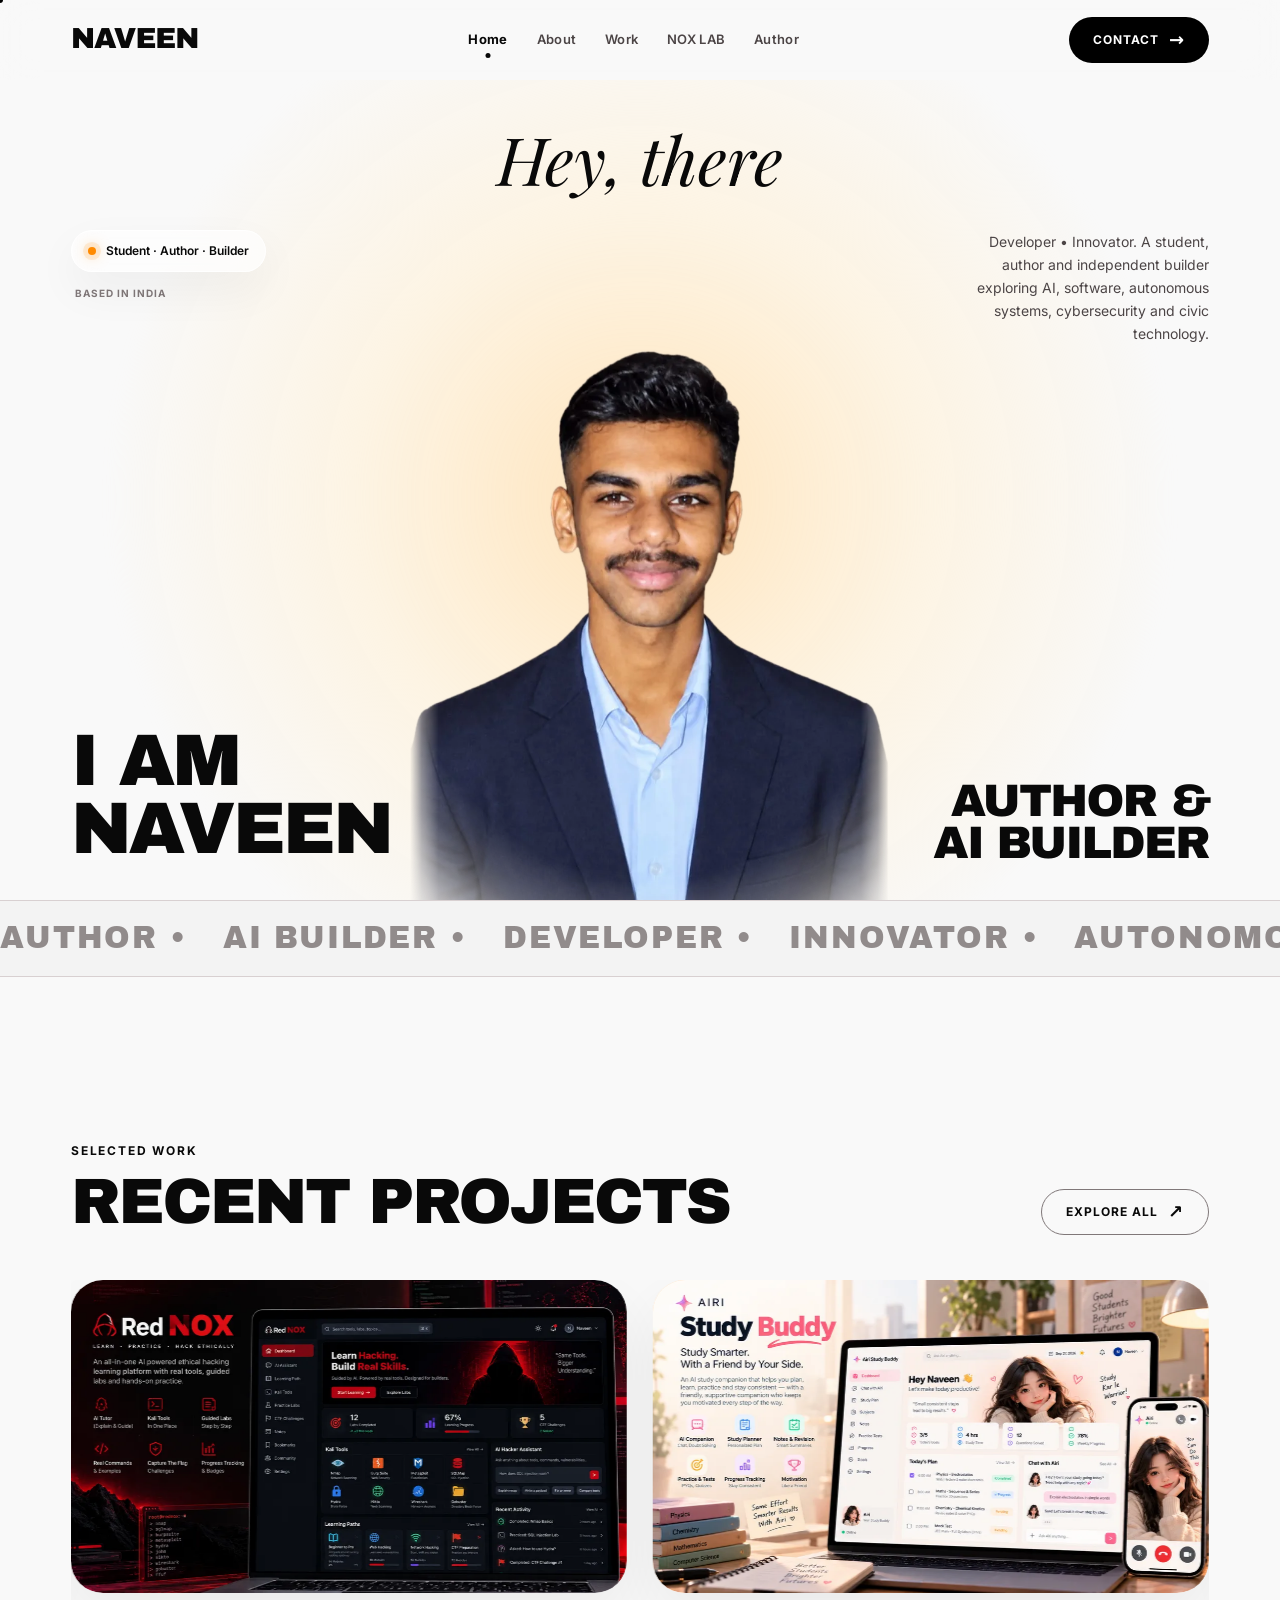
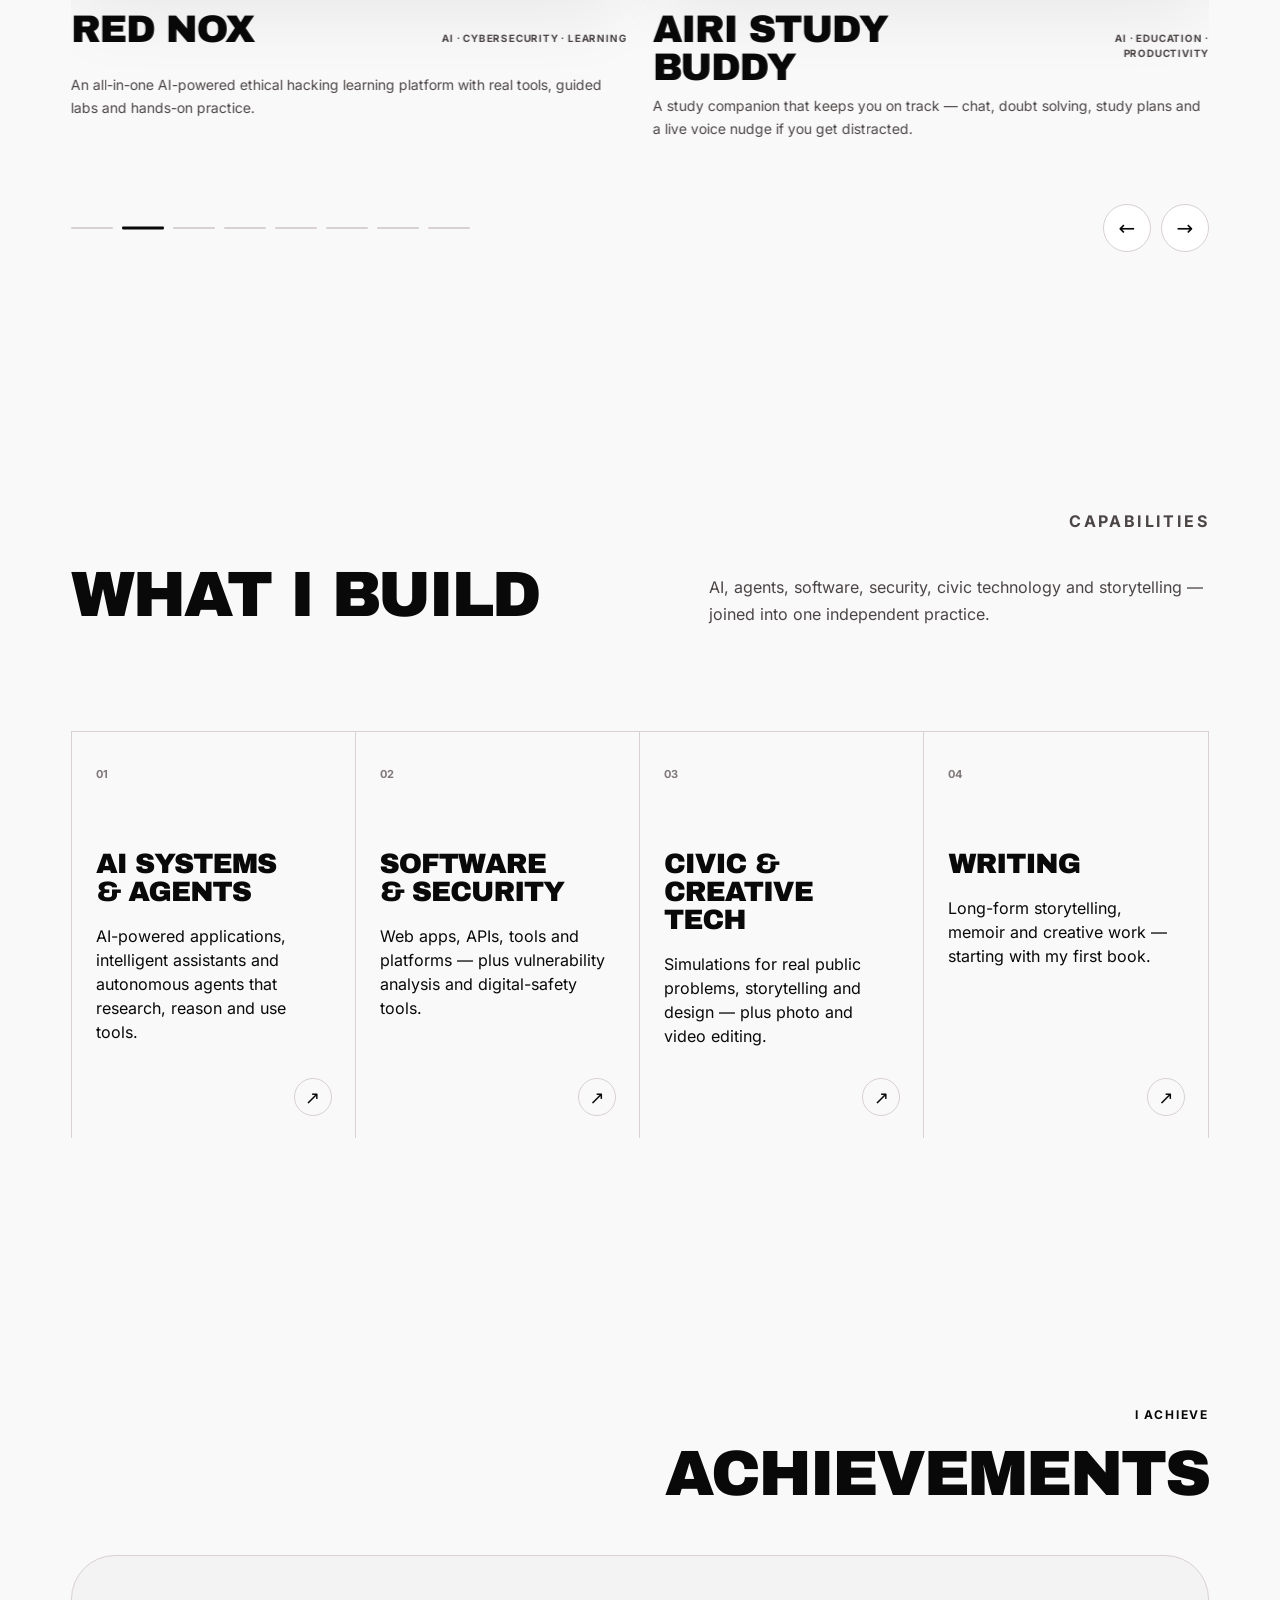
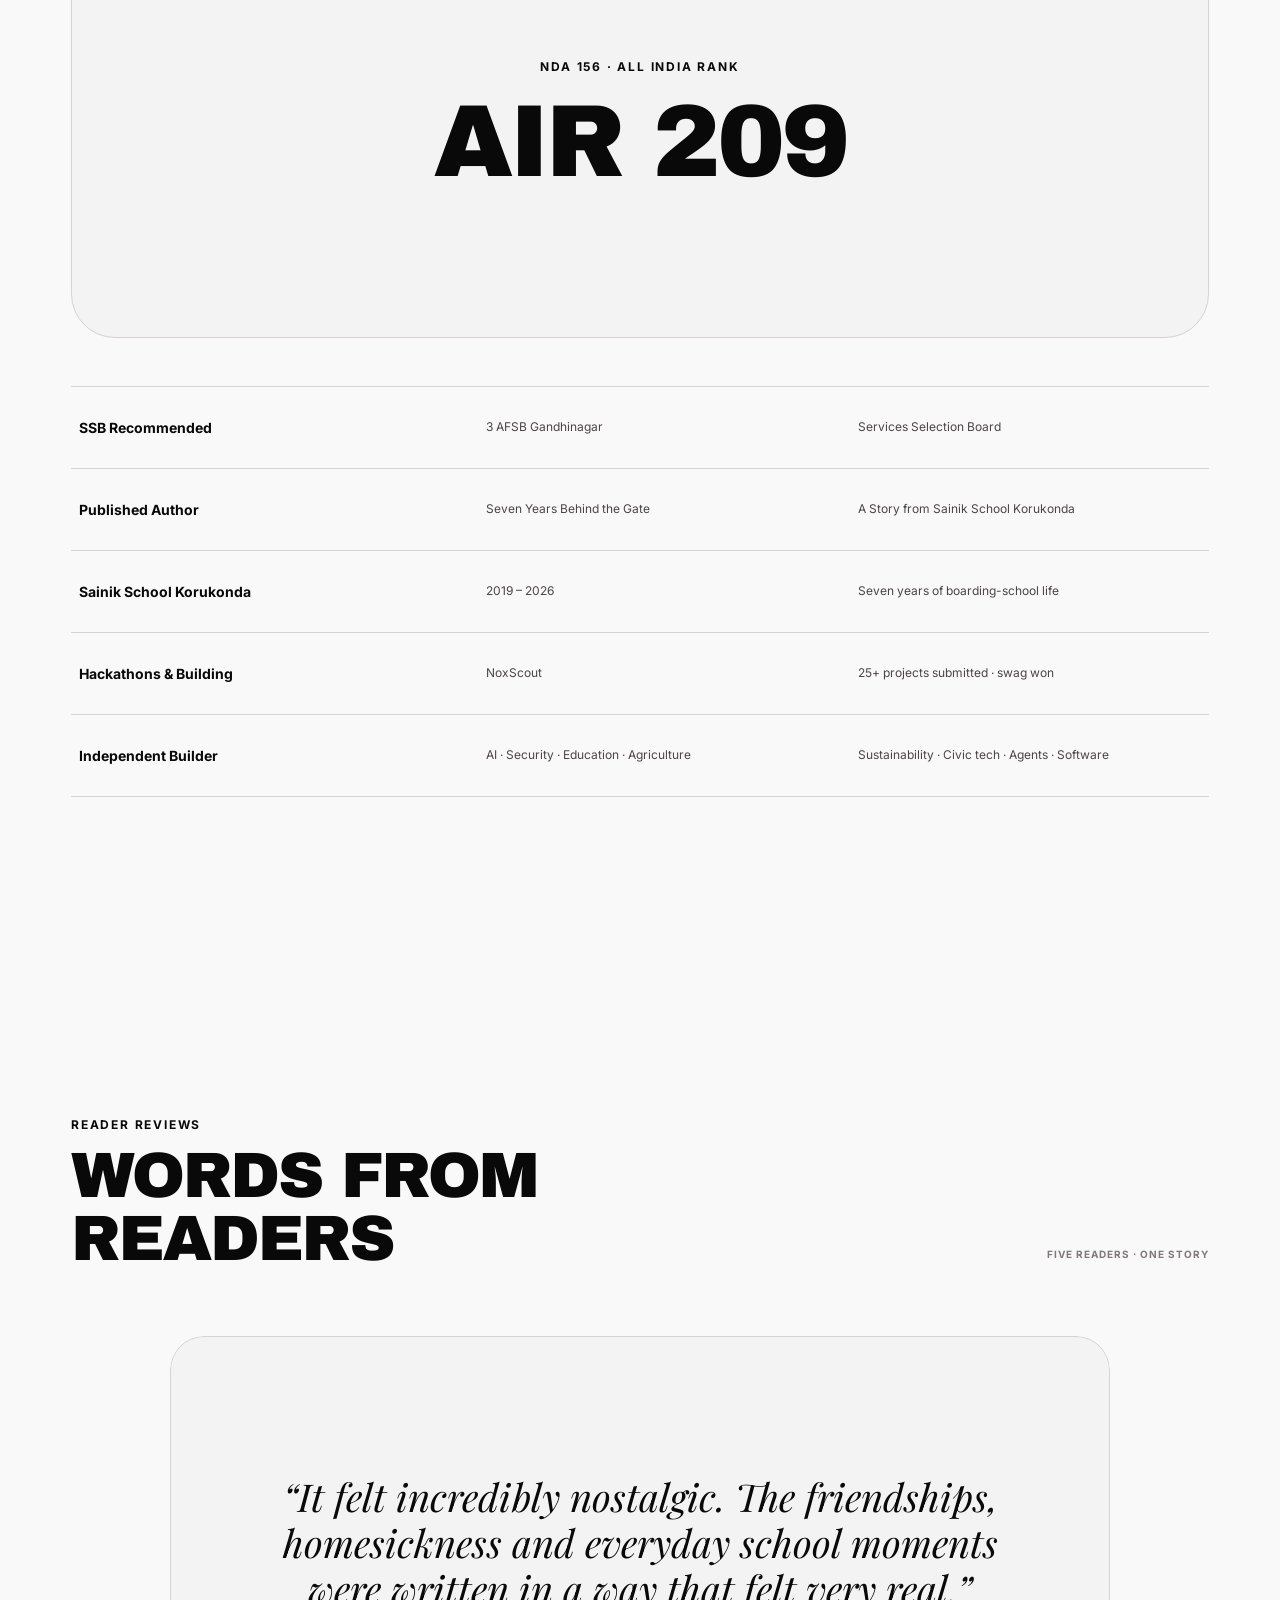
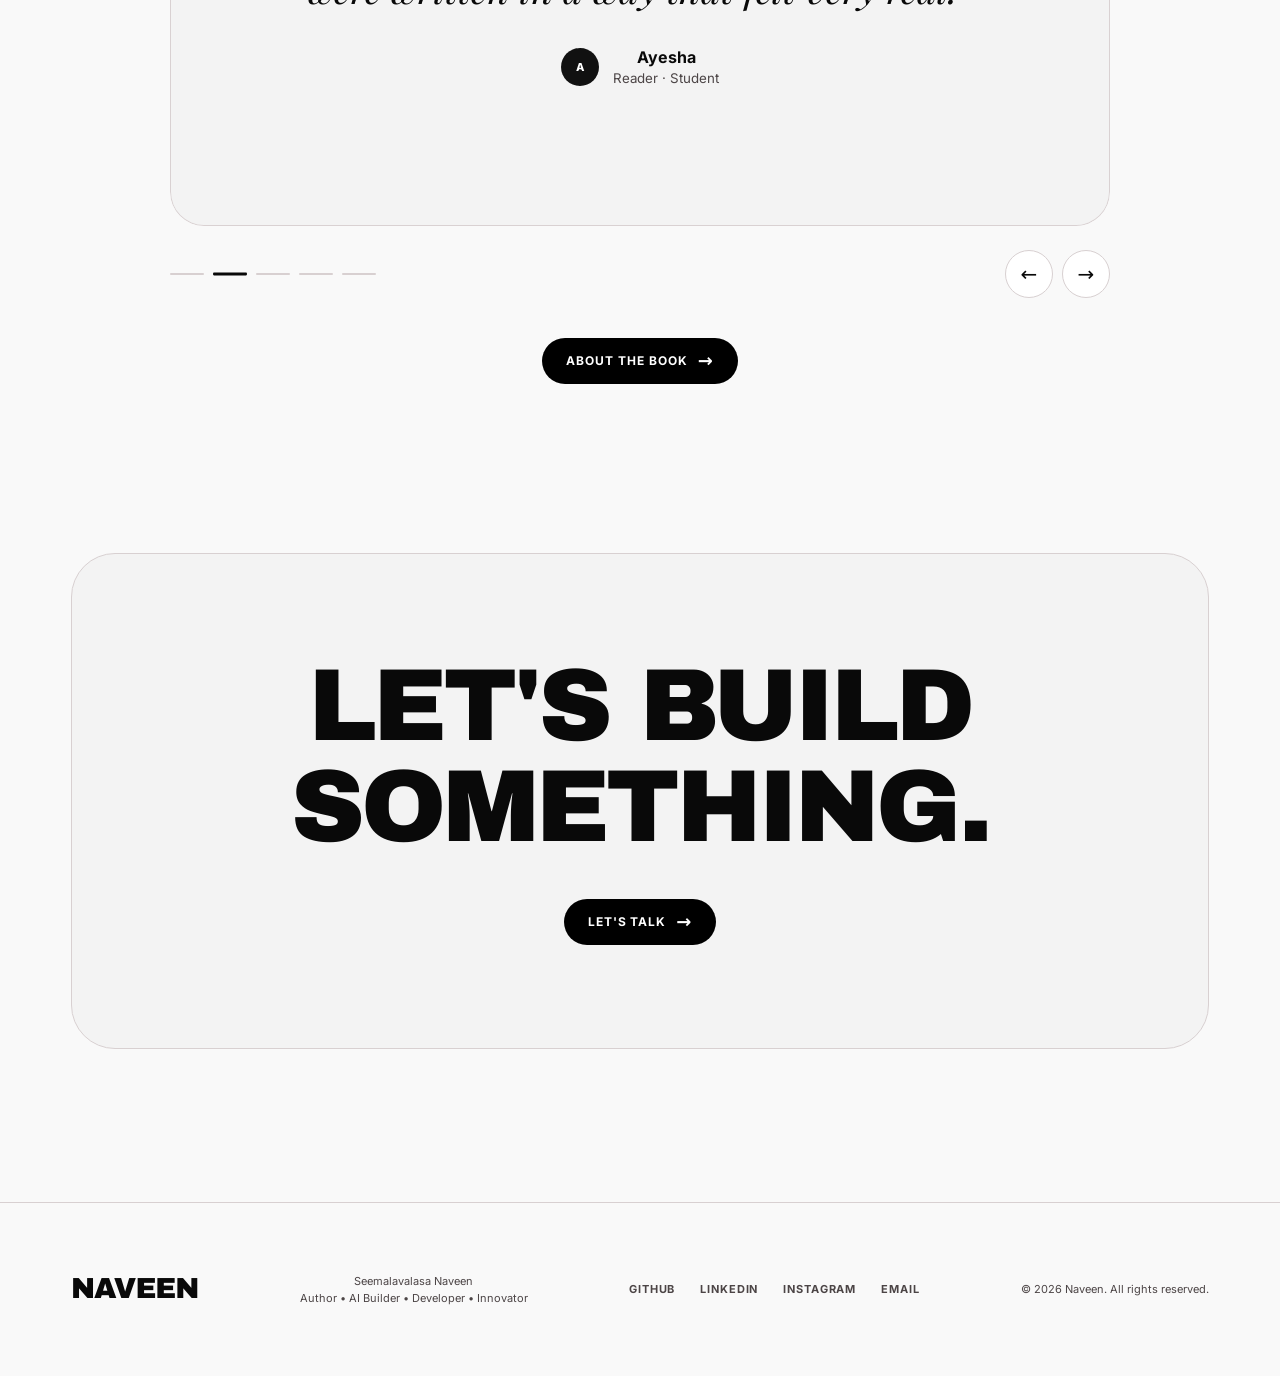
<file: index.html>
<!DOCTYPE html><html lang="en"><head><meta charset="utf-8"><meta name="viewport" content="width=device-width, initial-scale=1">
<title>Naveen S | Seemalavalasa Naveen — Author & AI Builder</title><meta name="description" content="Seemalavalasa Naveen (Naveen S) is an Indian author, AI builder and developer, writer of Seven Years Behind the Gate, a memoir from Sainik School Korukonda."><meta name="keywords" content="Seemalavalasa Naveen, Naveen S, Naveen author, Seven Years Behind the Gate, Sainik School Korukonda, ProfoundWriters Publication, AI builder, developer, NOX LAB, autonomous agents, cybersecurity, civic technology"><meta name="author" content="Seemalavalasa Naveen"><meta name="robots" content="index, follow, max-image-preview:large, max-snippet:-1, max-video-preview:-1"><meta name="theme-color" content="#f9f9f9">
<link rel="canonical" href="https://seemalavalasanaveen.page.gd/">
<meta property="og:type" content="profile"><meta property="og:site_name" content="Seemalavalasa Naveen"><meta property="og:locale" content="en_IN"><meta property="og:url" content="https://seemalavalasanaveen.page.gd/"><meta property="og:title" content="Naveen S | Seemalavalasa Naveen — Author & AI Builder"><meta property="og:description" content="Seemalavalasa Naveen (Naveen S) is an Indian author, AI builder and developer, writer of Seven Years Behind the Gate, a memoir from Sainik School Korukonda."><meta property="og:image" content="https://seemalavalasanaveen.page.gd/assets/images/share.jpg"><meta property="og:image:width" content="1200"><meta property="og:image:height" content="630"><meta property="og:image:alt" content="Seemalavalasa Naveen (Naveen S) — author, AI builder and developer, author of Seven Years Behind the Gate"><meta property="profile:first_name" content="Naveen"><meta property="profile:last_name" content="Seemalavalasa"><meta property="profile:username" content="Naveen S">
<meta name="twitter:card" content="summary_large_image"><meta name="twitter:title" content="Naveen S | Seemalavalasa Naveen — Author & AI Builder"><meta name="twitter:description" content="Seemalavalasa Naveen (Naveen S) is an Indian author, AI builder and developer, writer of Seven Years Behind the Gate, a memoir from Sainik School Korukonda."><meta name="twitter:image" content="https://seemalavalasanaveen.page.gd/assets/images/share.jpg"><meta name="twitter:image:alt" content="Seemalavalasa Naveen (Naveen S) — author, AI builder and developer">
<link rel="icon" href="/favicon.ico" sizes="any"><link rel="icon" type="image/png" sizes="32x32" href="/favicon-32x32.png"><link rel="apple-touch-icon" href="/apple-touch-icon.png">
<link rel="preload" href="/assets/fonts/archivo-black-latin.woff2" as="font" type="font/woff2" crossorigin><link rel="preload" href="/assets/fonts/playfair-display-italic.woff2" as="font" type="font/woff2" crossorigin><link rel="preload" href="/assets/fonts/inter-variable.woff2" as="font" type="font/woff2" crossorigin>
<link rel="stylesheet" href="/assets/css/styles.css">
<script type="application/ld+json">{"@context": "https://schema.org", "@graph": [{"@type": "WebSite", "@id": "https://seemalavalasanaveen.page.gd/#website", "url": "https://seemalavalasanaveen.page.gd/", "name": "Seemalavalasa Naveen", "alternateName": "Naveen S", "inLanguage": "en", "publisher": {"@id": "https://seemalavalasanaveen.page.gd/#person"}}, {"@type": "ProfilePage", "@id": "https://seemalavalasanaveen.page.gd/#profile", "url": "https://seemalavalasanaveen.page.gd/", "name": "Naveen S | Seemalavalasa Naveen — Author & AI Builder", "about": {"@id": "https://seemalavalasanaveen.page.gd/#person"}, "mainEntity": {"@id": "https://seemalavalasanaveen.page.gd/#person"}, "inLanguage": "en", "isPartOf": {"@id": "https://seemalavalasanaveen.page.gd/#website"}, "primaryImageOfPage": {"@type": "ImageObject", "url": "https://seemalavalasanaveen.page.gd/assets/images/naveen-portrait-cutout.webp"}}, {"@type": "Person", "@id": "https://seemalavalasanaveen.page.gd/#person", "name": "Seemalavalasa Naveen", "alternateName": ["Naveen S", "Naveen"], "givenName": "Naveen", "familyName": "Seemalavalasa", "url": "https://seemalavalasanaveen.page.gd/", "image": "https://seemalavalasanaveen.page.gd/assets/images/seemalavalasa-naveen-portrait.webp", "jobTitle": "Author, AI Builder and Developer", "description": "Seemalavalasa Naveen (pen name Naveen S) is an Indian author, AI builder and developer, and the author of the memoir Seven Years Behind the Gate: A Story from Sainik School Korukonda.", "nationality": {"@type": "Country", "name": "India"}, "email": "mailto:5799s.naveen@gmail.com", "alumniOf": {"@type": "EducationalOrganization", "name": "Sainik School Korukonda"}, "knowsAbout": ["Artificial intelligence", "Autonomous agents", "Software development", "Cybersecurity", "Civic technology", "Creative writing", "Photo and video editing"], "sameAs": ["https://www.linkedin.com/in/seemalavalasa-naveen/", "https://github.com/Naveen57990", "https://www.instagram.com/_naveen_5799_/"], "subjectOf": {"@id": "https://seemalavalasanaveen.page.gd/#book"}}, {"@type": "Book", "@id": "https://seemalavalasanaveen.page.gd/#book", "name": "Seven Years Behind the Gate", "alternativeHeadline": "A Story from Sainik School Korukonda", "author": {"@id": "https://seemalavalasanaveen.page.gd/#person"}, "image": "https://seemalavalasanaveen.page.gd/assets/images/seven-years-behind-the-gate-book-cover.jpg", "inLanguage": "en", "genre": ["Memoir", "Coming-of-age"], "description": "A memoir-inspired coming-of-age story based on seven formative years at Sainik School Korukonda.", "url": "https://www.amazon.in/SEVEN-YEARS-BEHIND-GATE-Naveen/dp/B0HJQBPVYP", "sameAs": "https://www.amazon.in/SEVEN-YEARS-BEHIND-GATE-Naveen/dp/B0HJQBPVYP", "workExample": [{"@type": "Book", "bookFormat": "https://schema.org/EBook", "name": "Seven Years Behind the Gate (eBook)", "author": {"@id": "https://seemalavalasanaveen.page.gd/#person"}, "publisher": {"@id": "https://seemalavalasanaveen.page.gd/#person"}, "inLanguage": "en"}, {"@type": "Book", "bookFormat": "https://schema.org/Paperback", "name": "Seven Years Behind the Gate (Paperback)", "author": {"@id": "https://seemalavalasanaveen.page.gd/#person"}, "publisher": {"@type": "Organization", "name": "ProfoundWriters Publication"}, "inLanguage": "en"}]}]}</script></head><body data-page="home"><div class="page-transition" aria-hidden="true"><span>NAVEEN</span></div><div class="cursor-dot"></div><div class="cursor-ring"></div>
<a class="skip-link" href="#main">Skip to content</a>
<header class="site-header"><div class="container nav-shell"><a class="brand" href="/">NAVEEN</a>
<nav class="nav-links" aria-label="Primary"><a class="nav-link" href="/" aria-current="page">Home</a><a class="nav-link" href="/about/">About</a><a class="nav-link" href="/work/">Work</a><a class="nav-link" href="/lab/">NOX LAB</a><a class="nav-link" href="/author/">Author</a></nav>
<a class="pill-button nav-cta magnetic" href="/contact/">Contact <span class="arrow">→</span></a>
<button class="menu-toggle" aria-expanded="false" aria-label="Open menu"><span></span></button></div></header>
<aside class="mobile-menu" aria-label="Mobile"><a href="/">Home</a><a href="/about/">About</a><a href="/work/">Work</a><a href="/lab/">NOX LAB</a><a href="/author/">Author</a><a class="pill-button" href="/contact/">Contact <span class="arrow">→</span></a></aside>
<main id="main" class="page-main"><section class="hero" id="top"><div class="hero-glow"></div><div class="container"><div class="hero-stage">
<h2 class="hero-kicker serif reveal">Hey, there</h2>
<div class="hero-meta reveal-left"><span class="status-pill"><i class="status-dot"></i>Student · Author · Builder</span><span class="hero-location">Based in India</span></div>
<p class="hero-specialty reveal-right">Developer • Innovator. A student, author and independent builder exploring AI, software, autonomous systems, cybersecurity and civic technology.</p>
<h1 class="hero-name display reveal-left"><span>I AM</span><span>NAVEEN</span><span class="sr-only">Seemalavalasa Naveen (Naveen S) — author, AI builder and developer</span></h1>
<div class="hero-portrait-wrap clip-reveal"><i class="hero-orbit hero-orbit--one"></i><i class="hero-orbit hero-orbit--two"></i><img class="hero-portrait" alt="Portrait of Seemalavalasa Naveen (Naveen S), Indian author, AI builder and developer" src="/assets/images/naveen-portrait-cutout.webp"></div>
<h2 class="hero-role display reveal-right"><span>Author &amp;</span><span>AI Builder</span></h2>
</div></div></section><div class="marquee" aria-hidden="true"><div class="marquee-track"><span>Author •</span><span>AI Builder •</span><span>Developer •</span><span>Innovator •</span><span>Autonomous Agents •</span><span>Cybersecurity •</span><span>Civic Tech •</span><span>Photo & Video Editing •</span><span>Author •</span><span>AI Builder •</span><span>Developer •</span><span>Innovator •</span><span>Autonomous Agents •</span><span>Cybersecurity •</span><span>Civic Tech •</span><span>Photo & Video Editing •</span><span>Author •</span><span>AI Builder •</span><span>Developer •</span><span>Innovator •</span><span>Autonomous Agents •</span><span>Cybersecurity •</span><span>Civic Tech •</span><span>Photo & Video Editing •</span><span>Author •</span><span>AI Builder •</span><span>Developer •</span><span>Innovator •</span><span>Autonomous Agents •</span><span>Cybersecurity •</span><span>Civic Tech •</span><span>Photo & Video Editing •</span></div></div>
<section class="section projects-strip"><div class="container"><div class="section-heading-row"><div><p class="eyebrow reveal">Selected work</p><h2 class="section-title reveal">Recent Projects</h2></div><a class="pill-button pill-button--outline" href="/work/">Explore all <span class="arrow">↗</span></a></div><div class="work-slider reveal" data-work-slider>
<div class="work-slider-viewport"><div class="work-slider-track" data-slider-track>
<article class="work-slide showcase-card"><a href="https://github.com/Naveen57990/NOX-SSB-MENTOR" target="_blank" rel="noopener" class="showcase-media showcase-media--peach"><img src="/assets/images/nox-ssb-mentor-ai-ssb-preparation.webp" alt="NOX SSB Mentor — AI-powered SSB interview preparation platform by Seemalavalasa Naveen" loading="lazy"><span class="project-chip">View on GitHub ↗</span></a><div class="showcase-caption"><h3>NOX SSB Mentor</h3><span>AI · Defence Prep · Education</span></div><p class="slide-desc">An AI-powered platform to help defence aspirants prepare for SSB interviews with structured practice, personalised feedback and performance tracking.</p></article>
<article class="work-slide showcase-card"><a href="https://github.com/Naveen57990/REDNOX" target="_blank" rel="noopener" class="showcase-media"><img src="/assets/images/red-nox-ethical-hacking-platform.webp" alt="Red NOX — AI ethical hacking and cybersecurity learning platform with Kali Linux tools" loading="lazy"><span class="project-chip">View on GitHub ↗</span></a><div class="showcase-caption"><h3>Red NOX</h3><span>AI · Cybersecurity · Learning</span></div><p class="slide-desc">An all-in-one AI-powered ethical hacking learning platform with real tools, guided labs and hands-on practice.</p></article>
<article class="work-slide showcase-card"><div class="showcase-media showcase-media--peach"><img src="/assets/images/airi-study-buddy-app.webp" alt="Airi Study Buddy — AI study companion app for students" loading="lazy"></div><div class="showcase-caption"><h3>Airi Study Buddy</h3><span>AI · Education · Productivity</span></div><p class="slide-desc">A study companion that keeps you on track — chat, doubt solving, study plans and a live voice nudge if you get distracted.</p></article>
<article class="work-slide showcase-card"><div class="showcase-media"><img src="/assets/images/krishi-ai-farming-assistant.webp" alt="Krishi AI — AI crop disease detection assistant for farmers" loading="lazy"></div><div class="showcase-caption"><h3>Krishi AI</h3><span>AI · Agriculture · Social Impact</span></div><p class="slide-desc">An AI assistant for farmers to identify crop diseases from a photo or voice and get solutions in their local language.</p></article>
<article class="work-slide showcase-card"><a href="https://github.com/Naveen57990/NOX-VULN_SCANNER" target="_blank" rel="noopener" class="showcase-media showcase-media--peach"><img src="/assets/images/nox-vulnerability-scanner.webp" alt="NOX Vulnerability Scanner — website security scanning platform with human-friendly reports" loading="lazy"><span class="project-chip">View on GitHub ↗</span></a><div class="showcase-caption"><h3>NOX Vulnerability Scanner</h3><span>Cybersecurity · Security Tools · AI</span></div><p class="slide-desc">Give it a URL and it runs a suite of security tools, looks for bugs and writes the findings up in a clear, human-friendly report automatically.</p></article>
<article class="work-slide showcase-card"><a href="https://github.com/Naveen57990/SMART-ALARM-RED" target="_blank" rel="noopener" class="showcase-media"><img src="/assets/images/smart-alarm-red-android-app.webp" alt="Smart Alarm RED — Android smart alarm with Telegram bot remote device manager" loading="lazy"><span class="project-chip">View on GitHub ↗</span></a><div class="showcase-caption"><h3>Smart Alarm RED</h3><span>Android · Automation · Remote Control</span></div><p class="slide-desc">An Android smart alarm with wake-up challenges, plus a secure, user-authorised remote device manager controlled through Telegram bot commands.</p></article>
<article class="work-slide showcase-card"><a href="https://github.com/Naveen57990/NOX-ECOSCAN" target="_blank" rel="noopener" class="showcase-media showcase-media--peach"><img src="/assets/images/nox-ecoscan-sustainable-shopping.webp" alt="NOX EcoScan — barcode scanner app for sustainable product choices" loading="lazy"><span class="project-chip">View on GitHub ↗</span></a><div class="showcase-caption"><h3>NOX EcoScan</h3><span>AI · Sustainability · Environment</span></div><p class="slide-desc">Scan a product barcode (or search online) to see its quality, materials and sustainability — and get better alternatives in the same price range.</p></article>
<article class="work-slide showcase-card"><a href="https://github.com/Naveen57990/nox-whisper-red" target="_blank" rel="noopener" class="showcase-media showcase-media--peach"><img src="/assets/images/nox-whisper-red-macos-ai-copilot.webp" alt="NOX Whisper Red — screen-aware AI copilot for macOS with on-device OCR, summaries and local and cloud AI" loading="lazy" style="object-position:center top"><span class="project-chip">View on GitHub ↗</span></a><div class="showcase-caption"><h3>NOX Whisper Red</h3><span>AI · macOS · Computer Vision</span></div><p class="slide-desc">A macOS-native AI copilot combining on-device Vision OCR, local and cloud AI engines, and privacy-focused screen intelligence for real-time assistance with technical questions and coding challenges.</p></article>
</div></div>
<div class="work-slider-controls"><div class="work-slider-dots" data-slider-dots></div><p class="sr-only" data-slider-status aria-live="polite"></p><div class="work-slider-buttons"><button class="slider-button" type="button" data-slider-prev aria-label="Previous projects">←</button><button class="slider-button" type="button" data-slider-next aria-label="Next projects">→</button></div></div>
</div></div></section>
<section class="section-tight services-home"><div class="container"><div class="services-heading"><p class="eyebrow reveal">Capabilities</p><h2 class="section-title reveal">What I Build</h2><p class="reveal">AI, agents, software, security, civic technology and storytelling — joined into one independent practice.</p></div>
<div class="service-preview-grid">
<a class="service-card--rich" href="/lab/"><span class="service-index">01</span><h3>AI Systems &amp; Agents</h3><p>AI-powered applications, intelligent assistants and autonomous agents that research, reason and use tools.</p><span class="service-arrow">↗</span><figure class="service-preview" aria-hidden="true"><img src="/assets/images/noxscout-autonomous-hackathon-agent.webp" alt=""><figcaption><strong>NoxScout</strong><span>Autonomous agent</span></figcaption></figure></a>
<a class="service-card--rich" href="/work/"><span class="service-index">02</span><h3>Software &amp; Security</h3><p>Web apps, APIs, tools and platforms — plus vulnerability analysis and digital-safety tools.</p><span class="service-arrow">↗</span><figure class="service-preview" aria-hidden="true"><img src="/assets/images/nox-vulnerability-scanner.webp" alt=""><figcaption><strong>NOX Vulnerability Scanner</strong><span>Security tool</span></figcaption></figure></a>
<a class="service-card--rich" href="/lab/"><span class="service-index">03</span><h3>Civic &amp; Creative Tech</h3><p>Simulations for real public problems, storytelling and design — plus photo and video editing.</p><span class="service-arrow">↗</span><figure class="service-preview" aria-hidden="true"><img src="/assets/images/india-sim-policy-simulation.webp" alt=""><figcaption><strong>INDIA SIM</strong><span>Civic simulation</span></figcaption></figure></a>
<a class="service-card--rich" href="/author/"><span class="service-index">04</span><h3>Writing</h3><p>Long-form storytelling, memoir and creative work — starting with my first book.</p><span class="service-arrow">↗</span><figure class="service-preview" aria-hidden="true"><img src="/assets/images/seven-years-behind-the-gate-book-cover.jpg" alt="" style="object-position:center 17%"><figcaption><strong>Seven Years Behind the Gate</strong><span>Memoir · Book</span></figcaption></figure></a>
</div></div></section>
<section class="section"><div class="container"><div class="experience-header"><p class="eyebrow reveal">I achieve</p><h2 class="section-title reveal">Achievements</h2></div>
<div class="cta-panel air-panel reveal"><p class="eyebrow">NDA 156 · All India Rank</p><h2><span>AIR <em data-count="209">209</em></span></h2></div>
<div class="experience-list" style="margin-top:48px">
<div class="experience-row reveal"><strong>SSB Recommended</strong><span>3 AFSB Gandhinagar</span><span>Services Selection Board</span></div>
<div class="experience-row reveal"><strong>Published Author</strong><span>Seven Years Behind the Gate</span><span>A Story from Sainik School Korukonda</span></div>
<div class="experience-row reveal"><strong>Sainik School Korukonda</strong><span>2019 – 2026</span><span>Seven years of boarding-school life</span></div>
<div class="experience-row reveal"><strong>Hackathons &amp; Building</strong><span>NoxScout</span><span>25+ projects submitted · swag won</span></div>
<div class="experience-row reveal"><strong>Independent Builder</strong><span>AI · Security · Education · Agriculture</span><span>Sustainability · Civic tech · Agents · Software</span></div>
</div></div></section>
<section class="section testimonials-section"><div class="container"><div class="section-heading-row testimonials-heading"><div><p class="eyebrow reveal">Reader reviews</p><h2 class="section-title reveal">Words from<br>readers</h2></div><p class="testimonial-count reveal">Five readers · One story</p></div>
<div class="testimonial-slider reveal" data-testimonial-slider><div class="testimonial-viewport"><div class="testimonial-track" data-testimonial-track>
<article class="quote-card testimonial-slide"><blockquote>“This book brought back the feeling of hostel life—the friendships, the chaos, and all those little moments that become memories for life.”</blockquote><div class="quote-person"><span class="quote-avatar quote-avatar--initials">AN</span><span><strong>Arjun Nair</strong><small>Reader · Sainik School alumnus</small></span></div></article>
<article class="quote-card testimonial-slide"><blockquote>“It felt incredibly nostalgic. The friendships, homesickness and everyday school moments were written in a way that felt very real.”</blockquote><div class="quote-person"><span class="quote-avatar quote-avatar--initials">A</span><span><strong>Ayesha</strong><small>Reader · Student</small></span></div></article>
<article class="quote-card testimonial-slide"><blockquote>“What I loved most was how ordinary moments slowly became unforgettable memories. It made me think about my own school years.”</blockquote><div class="quote-person"><span class="quote-avatar quote-avatar--initials">I</span><span><strong>Ishita</strong><small>Reader · Student</small></span></div></article>
<article class="quote-card testimonial-slide"><blockquote>“A warm and emotional story about friendship, growing up and leaving behind a place that eventually feels like home.”</blockquote><div class="quote-person"><span class="quote-avatar quote-avatar--initials">M</span><span><strong>Meera</strong><small>Reader</small></span></div></article>
<article class="quote-card testimonial-slide"><blockquote>“I smiled, laughed and genuinely missed those school days while reading it. The story captures the feeling of growing up with your friends beautifully.”</blockquote><div class="quote-person"><span class="quote-avatar quote-avatar--initials">AM</span><span><strong>Aadhya Menon</strong><small>Reader</small></span></div></article>
</div></div>
<div class="testimonial-controls"><div class="testimonial-dots" data-testimonial-dots></div><p class="sr-only" data-testimonial-status aria-live="polite"></p><div class="testimonial-buttons"><button class="slider-button" type="button" data-testimonial-prev aria-label="Previous review">←</button><button class="slider-button" type="button" data-testimonial-next aria-label="Next review">→</button></div></div></div>
<p style="text-align:center;margin-top:40px"><a class="pill-button" href="/author/">About the book <span class="arrow">→</span></a></p></div></section>
<section class="cta"><div class="container"><div class="cta-panel reveal"><h2><span>Let's build</span><span>something.</span></h2><a class="pill-button magnetic" href="/contact/">Let's talk <span class="arrow">→</span></a></div></div></section></main>
<footer class="site-footer"><div class="container footer-grid"><a class="brand" href="/">NAVEEN</a><div class="copyright" style="text-align:center">Seemalavalasa Naveen<br>Author • AI Builder • Developer • Innovator</div>
<nav class="footer-links"><a href="https://github.com/Naveen57990" target="_blank" rel="noopener">GitHub</a><a href="https://www.linkedin.com/in/seemalavalasa-naveen/" target="_blank" rel="noopener">LinkedIn</a><a href="https://www.instagram.com/_naveen_5799_/" target="_blank" rel="noopener">Instagram</a><a href="mailto:5799s.naveen@gmail.com">Email</a></nav>
<div class="copyright">© <span data-year></span> Naveen. All rights reserved.</div></div></footer><script src="/assets/js/gsap.min.js"></script><script src="/assets/js/ScrollTrigger.min.js"></script><script src="/assets/js/main.js"></script></body></html>
</file>
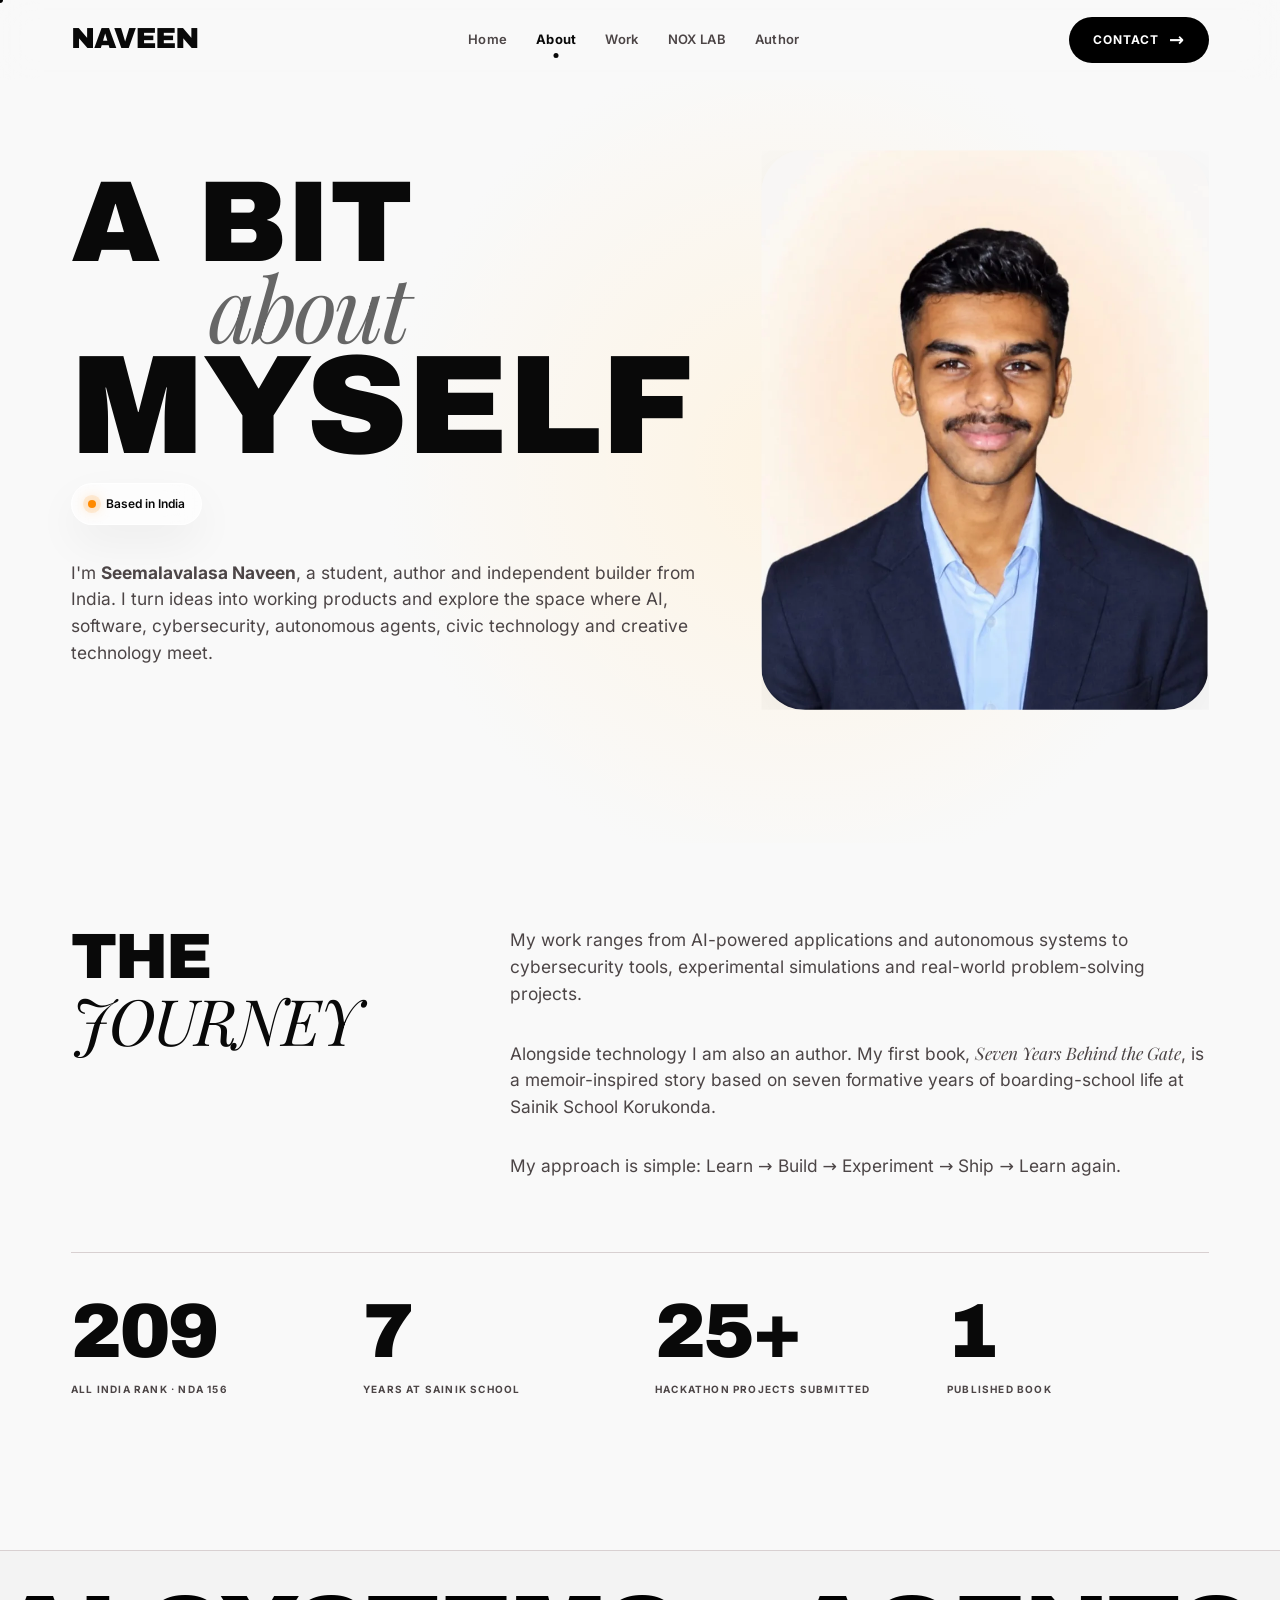
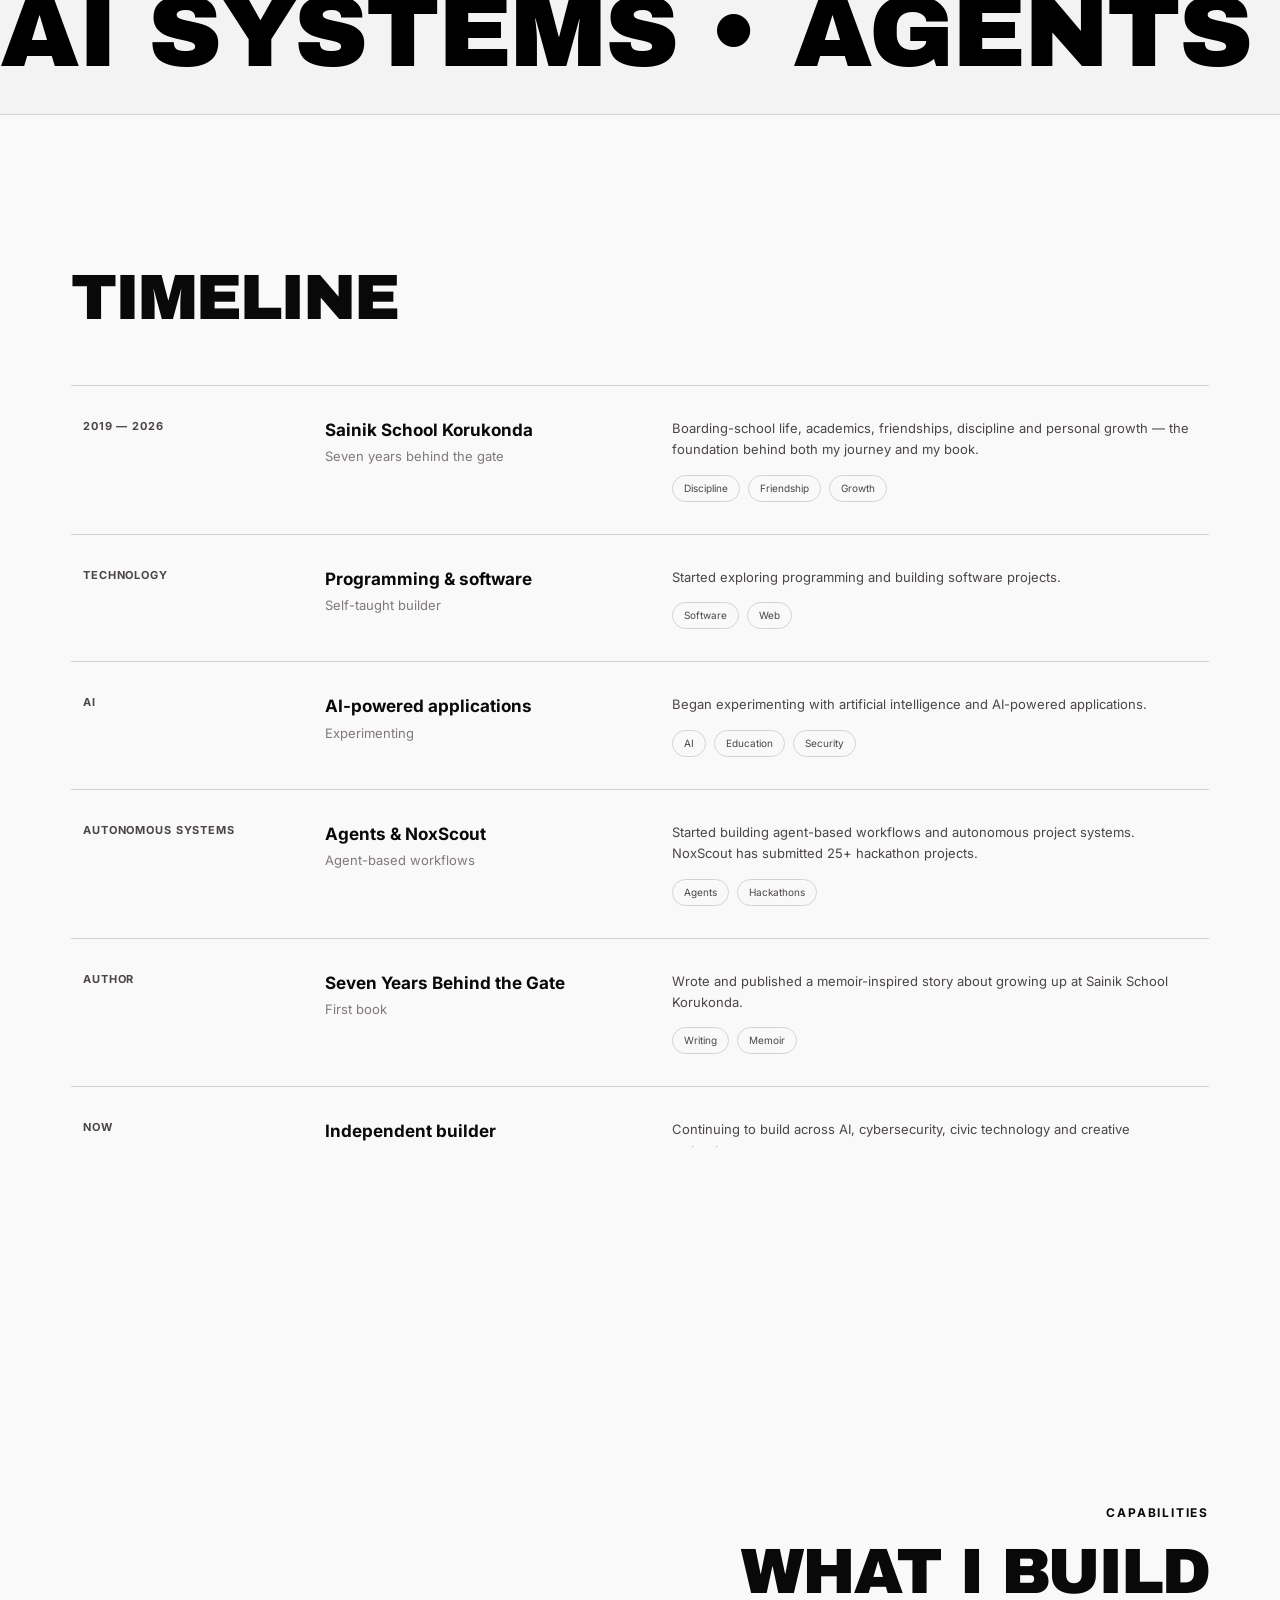
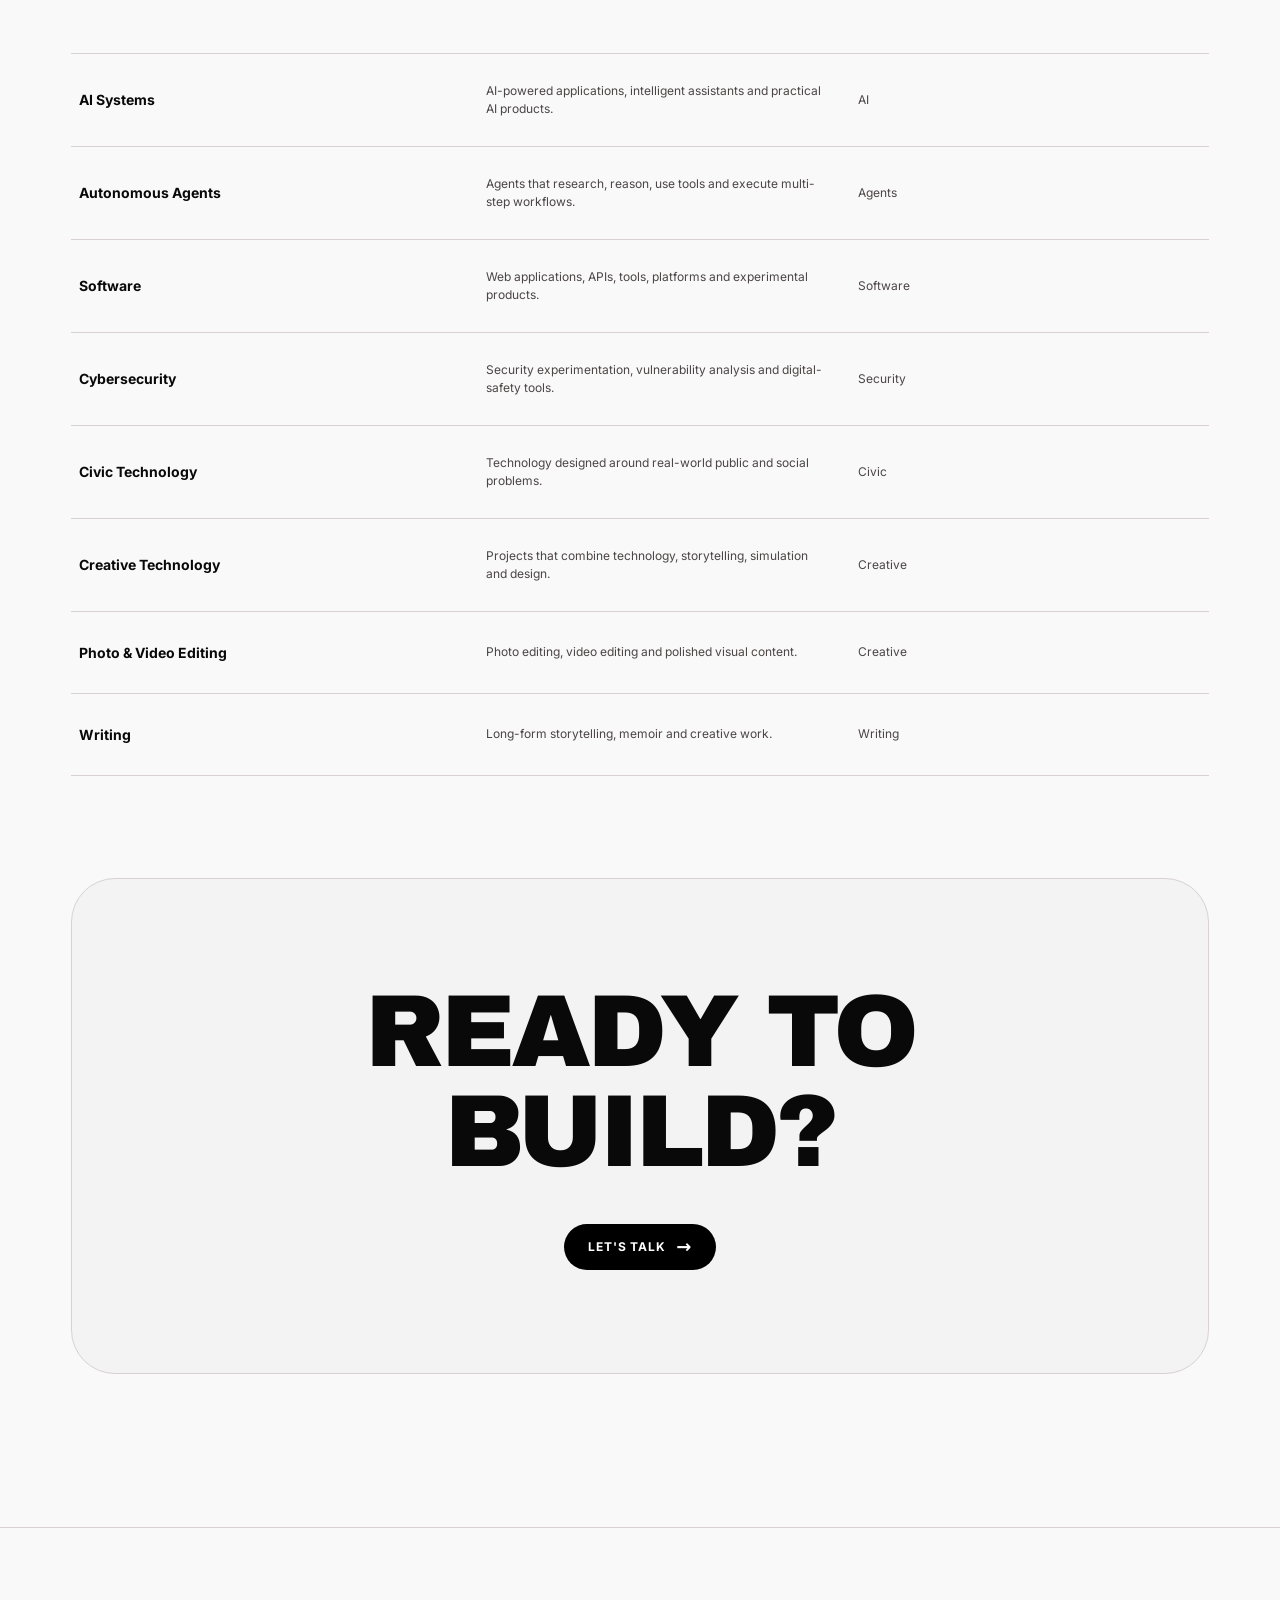
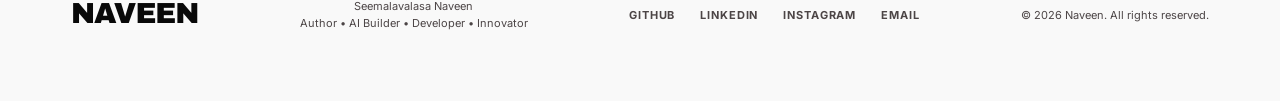
<file: about/index.html>
<!DOCTYPE html><html lang="en"><head><meta charset="utf-8"><meta name="viewport" content="width=device-width, initial-scale=1">
<title>About Seemalavalasa Naveen (Naveen S) — Author, AI Builder, Developer</title><meta name="description" content="About Seemalavalasa Naveen (Naveen S): student, author and independent builder from India working on AI, autonomous agents, cybersecurity and civic technology."><meta name="keywords" content="Seemalavalasa Naveen, Naveen S, Naveen author, Seven Years Behind the Gate, Sainik School Korukonda, ProfoundWriters Publication, AI builder, developer, NOX LAB, autonomous agents, cybersecurity, civic technology"><meta name="author" content="Seemalavalasa Naveen"><meta name="robots" content="index, follow, max-image-preview:large, max-snippet:-1, max-video-preview:-1"><meta name="theme-color" content="#f9f9f9">
<link rel="canonical" href="https://seemalavalasanaveen.page.gd/about/">
<meta property="og:type" content="website"><meta property="og:site_name" content="Seemalavalasa Naveen"><meta property="og:locale" content="en_IN"><meta property="og:url" content="https://seemalavalasanaveen.page.gd/about/"><meta property="og:title" content="About Seemalavalasa Naveen (Naveen S) — Author, AI Builder, Developer"><meta property="og:description" content="About Seemalavalasa Naveen (Naveen S): student, author and independent builder from India working on AI, autonomous agents, cybersecurity and civic technology."><meta property="og:image" content="https://seemalavalasanaveen.page.gd/assets/images/share.jpg"><meta property="og:image:width" content="1200"><meta property="og:image:height" content="630"><meta property="og:image:alt" content="Seemalavalasa Naveen (Naveen S) — author, AI builder and developer, author of Seven Years Behind the Gate">
<meta name="twitter:card" content="summary_large_image"><meta name="twitter:title" content="About Seemalavalasa Naveen (Naveen S) — Author, AI Builder, Developer"><meta name="twitter:description" content="About Seemalavalasa Naveen (Naveen S): student, author and independent builder from India working on AI, autonomous agents, cybersecurity and civic technology."><meta name="twitter:image" content="https://seemalavalasanaveen.page.gd/assets/images/share.jpg"><meta name="twitter:image:alt" content="Seemalavalasa Naveen (Naveen S) — author, AI builder and developer">
<link rel="icon" href="/favicon.ico" sizes="any"><link rel="icon" type="image/png" sizes="32x32" href="/favicon-32x32.png"><link rel="apple-touch-icon" href="/apple-touch-icon.png">
<link rel="preload" href="/assets/fonts/archivo-black-latin.woff2" as="font" type="font/woff2" crossorigin><link rel="preload" href="/assets/fonts/playfair-display-italic.woff2" as="font" type="font/woff2" crossorigin><link rel="preload" href="/assets/fonts/inter-variable.woff2" as="font" type="font/woff2" crossorigin>
<link rel="stylesheet" href="/assets/css/styles.css">
<script type="application/ld+json">{"@context": "https://schema.org", "@graph": [{"@type": "WebSite", "@id": "https://seemalavalasanaveen.page.gd/#website", "url": "https://seemalavalasanaveen.page.gd/", "name": "Seemalavalasa Naveen", "alternateName": "Naveen S", "inLanguage": "en", "publisher": {"@id": "https://seemalavalasanaveen.page.gd/#person"}}, {"@type": "WebPage", "@id": "https://seemalavalasanaveen.page.gd/about/#webpage", "url": "https://seemalavalasanaveen.page.gd/about/", "name": "About Seemalavalasa Naveen (Naveen S) — Author, AI Builder, Developer", "description": "About Seemalavalasa Naveen (Naveen S): student, author and independent builder from India working on AI, autonomous agents, cybersecurity and civic technology.", "isPartOf": {"@id": "https://seemalavalasanaveen.page.gd/#website"}, "about": {"@id": "https://seemalavalasanaveen.page.gd/#person"}, "inLanguage": "en"}, {"@type": "Person", "@id": "https://seemalavalasanaveen.page.gd/#person", "name": "Seemalavalasa Naveen", "alternateName": ["Naveen S", "Naveen"], "givenName": "Naveen", "familyName": "Seemalavalasa", "url": "https://seemalavalasanaveen.page.gd/", "image": "https://seemalavalasanaveen.page.gd/assets/images/seemalavalasa-naveen-portrait.webp", "jobTitle": "Author, AI Builder and Developer", "description": "Seemalavalasa Naveen (pen name Naveen S) is an Indian author, AI builder and developer, and the author of the memoir Seven Years Behind the Gate: A Story from Sainik School Korukonda.", "nationality": {"@type": "Country", "name": "India"}, "email": "mailto:5799s.naveen@gmail.com", "alumniOf": {"@type": "EducationalOrganization", "name": "Sainik School Korukonda"}, "knowsAbout": ["Artificial intelligence", "Autonomous agents", "Software development", "Cybersecurity", "Civic technology", "Creative writing", "Photo and video editing"], "sameAs": ["https://www.linkedin.com/in/seemalavalasa-naveen/", "https://github.com/Naveen57990", "https://www.instagram.com/_naveen_5799_/"], "subjectOf": {"@id": "https://seemalavalasanaveen.page.gd/#book"}}, {"@type": "Book", "@id": "https://seemalavalasanaveen.page.gd/#book", "name": "Seven Years Behind the Gate", "alternativeHeadline": "A Story from Sainik School Korukonda", "author": {"@id": "https://seemalavalasanaveen.page.gd/#person"}, "image": "https://seemalavalasanaveen.page.gd/assets/images/seven-years-behind-the-gate-book-cover.jpg", "inLanguage": "en", "genre": ["Memoir", "Coming-of-age"], "description": "A memoir-inspired coming-of-age story based on seven formative years at Sainik School Korukonda.", "url": "https://www.amazon.in/SEVEN-YEARS-BEHIND-GATE-Naveen/dp/B0HJQBPVYP", "sameAs": "https://www.amazon.in/SEVEN-YEARS-BEHIND-GATE-Naveen/dp/B0HJQBPVYP", "workExample": [{"@type": "Book", "bookFormat": "https://schema.org/EBook", "name": "Seven Years Behind the Gate (eBook)", "author": {"@id": "https://seemalavalasanaveen.page.gd/#person"}, "publisher": {"@id": "https://seemalavalasanaveen.page.gd/#person"}, "inLanguage": "en"}, {"@type": "Book", "bookFormat": "https://schema.org/Paperback", "name": "Seven Years Behind the Gate (Paperback)", "author": {"@id": "https://seemalavalasanaveen.page.gd/#person"}, "publisher": {"@type": "Organization", "name": "ProfoundWriters Publication"}, "inLanguage": "en"}]}, {"@type": "BreadcrumbList", "itemListElement": [{"@type": "ListItem", "position": 1, "name": "Home", "item": "https://seemalavalasanaveen.page.gd/"}, {"@type": "ListItem", "position": 2, "name": "About Seemalavalasa Naveen (Naveen S)", "item": "https://seemalavalasanaveen.page.gd/about/"}]}]}</script></head><body data-page="about"><div class="page-transition" aria-hidden="true"><span>NAVEEN</span></div><div class="cursor-dot"></div><div class="cursor-ring"></div>
<a class="skip-link" href="#main">Skip to content</a>
<header class="site-header"><div class="container nav-shell"><a class="brand" href="/">NAVEEN</a>
<nav class="nav-links" aria-label="Primary"><a class="nav-link" href="/">Home</a><a class="nav-link" href="/about/" aria-current="page">About</a><a class="nav-link" href="/work/">Work</a><a class="nav-link" href="/lab/">NOX LAB</a><a class="nav-link" href="/author/">Author</a></nav>
<a class="pill-button nav-cta magnetic" href="/contact/">Contact <span class="arrow">→</span></a>
<button class="menu-toggle" aria-expanded="false" aria-label="Open menu"><span></span></button></div></header>
<aside class="mobile-menu" aria-label="Mobile"><a href="/">Home</a><a href="/about/">About</a><a href="/work/">Work</a><a href="/lab/">NOX LAB</a><a href="/author/">Author</a><a class="pill-button" href="/contact/">Contact <span class="arrow">→</span></a></aside>
<main id="main" class="page-main"><section class="about-hero"><div class="container about-grid"><div>
<h1 class="about-title"><span class="line-a reveal-left">A bit</span><span class="line-b reveal-left">about</span><span class="line-c reveal-left">myself</span></h1>
<p class="about-status reveal"><span class="status-pill"><i class="status-dot"></i>Based in India</span></p>
<p class="about-copy body-large reveal">I'm <strong>Seemalavalasa Naveen</strong>, a student, author and independent builder from India. I turn ideas into working products and explore the space where AI, software, cybersecurity, autonomous agents, civic technology and creative technology meet.</p></div>
<div class="about-photo clip-reveal"><img src="/assets/images/seemalavalasa-naveen-portrait.webp" alt="Seemalavalasa Naveen (Naveen S), author of Seven Years Behind the Gate, in a navy blazer"></div></div></section>
<section class="section"><div class="container"><div class="journey-grid"><div class="journey-title"><h2 class="section-title reveal">The <span class="serif">Journey</span></h2></div>
<div class="journey-copy"><p class="body-large reveal">My work ranges from AI-powered applications and autonomous systems to cybersecurity tools, experimental simulations and real-world problem-solving projects.</p>
<p class="body-large reveal">Alongside technology I am also an author. My first book, <em class="serif">Seven Years Behind the Gate</em>, is a memoir-inspired story based on seven formative years of boarding-school life at Sainik School Korukonda.</p>
<p class="body-large reveal">My approach is simple: Learn → Build → Experiment → Ship → Learn again.</p></div></div>
<div class="stats reveal" style="margin-top:72px"><div><span class="stat-number" data-count="209">209</span><span class="stat-label">All India Rank · NDA 156</span></div><div><span class="stat-number" data-count="7">7</span><span class="stat-label">Years at Sainik School</span></div><div><span class="stat-number" data-count="25" data-suffix="+">25+</span><span class="stat-label">Hackathon projects submitted</span></div><div><span class="stat-number" data-count="1">1</span><span class="stat-label">Published book</span></div></div></div></section>
<div class="marquee skills-marquee" aria-hidden="true"><div class="marquee-track"><span>AI Systems •</span><span>Agents •</span><span>Software •</span><span>Cybersecurity •</span><span>Civic Tech •</span><span>Creative Tech •</span><span>Photo & Video Editing •</span><span>Writing •</span><span>AI Systems •</span><span>Agents •</span><span>Software •</span><span>Cybersecurity •</span><span>Civic Tech •</span><span>Creative Tech •</span><span>Photo & Video Editing •</span><span>Writing •</span></div></div>
<section class="section"><div class="container"><h2 class="section-title timeline-title reveal">Timeline</h2>
<div class="timeline-row reveal"><span class="timeline-date">2019 — 2026</span><div class="timeline-role"><h3>Sainik School Korukonda</h3><span>Seven years behind the gate</span></div><div class="timeline-detail"><p>Boarding-school life, academics, friendships, discipline and personal growth — the foundation behind both my journey and my book.</p><div class="tags"><span class="tag">Discipline</span><span class="tag">Friendship</span><span class="tag">Growth</span></div></div></div>
<div class="timeline-row reveal"><span class="timeline-date">TECHNOLOGY</span><div class="timeline-role"><h3>Programming &amp; software</h3><span>Self-taught builder</span></div><div class="timeline-detail"><p>Started exploring programming and building software projects.</p><div class="tags"><span class="tag">Software</span><span class="tag">Web</span></div></div></div>
<div class="timeline-row reveal"><span class="timeline-date">AI</span><div class="timeline-role"><h3>AI-powered applications</h3><span>Experimenting</span></div><div class="timeline-detail"><p>Began experimenting with artificial intelligence and AI-powered applications.</p><div class="tags"><span class="tag">AI</span><span class="tag">Education</span><span class="tag">Security</span></div></div></div>
<div class="timeline-row reveal"><span class="timeline-date">AUTONOMOUS SYSTEMS</span><div class="timeline-role"><h3>Agents &amp; NoxScout</h3><span>Agent-based workflows</span></div><div class="timeline-detail"><p>Started building agent-based workflows and autonomous project systems. NoxScout has submitted 25+ hackathon projects.</p><div class="tags"><span class="tag">Agents</span><span class="tag">Hackathons</span></div></div></div>
<div class="timeline-row reveal"><span class="timeline-date">AUTHOR</span><div class="timeline-role"><h3>Seven Years Behind the Gate</h3><span>First book</span></div><div class="timeline-detail"><p>Wrote and published a memoir-inspired story about growing up at Sainik School Korukonda.</p><div class="tags"><span class="tag">Writing</span><span class="tag">Memoir</span></div></div></div>
<div class="timeline-row reveal"><span class="timeline-date">NOW</span><div class="timeline-role"><h3>Independent builder</h3><span>AI · Security · Civic tech · Creative tech</span></div><div class="timeline-detail"><p>Continuing to build across AI, cybersecurity, civic technology and creative technology.</p><div class="tags"><span class="tag">NOX LAB</span><span class="tag">INDIA SIM</span></div></div></div>
</div></section>
<section class="section-tight"><div class="container"><div class="experience-header"><p class="eyebrow reveal">Capabilities</p><h2 class="section-title reveal">What I Build</h2></div><div class="experience-list">
<div class="experience-row reveal"><strong>AI Systems</strong><span>AI-powered applications, intelligent assistants and practical AI products.</span><span>AI</span></div>
<div class="experience-row reveal"><strong>Autonomous Agents</strong><span>Agents that research, reason, use tools and execute multi-step workflows.</span><span>Agents</span></div>
<div class="experience-row reveal"><strong>Software</strong><span>Web applications, APIs, tools, platforms and experimental products.</span><span>Software</span></div>
<div class="experience-row reveal"><strong>Cybersecurity</strong><span>Security experimentation, vulnerability analysis and digital-safety tools.</span><span>Security</span></div>
<div class="experience-row reveal"><strong>Civic Technology</strong><span>Technology designed around real-world public and social problems.</span><span>Civic</span></div>
<div class="experience-row reveal"><strong>Creative Technology</strong><span>Projects that combine technology, storytelling, simulation and design.</span><span>Creative</span></div>
<div class="experience-row reveal"><strong>Photo &amp; Video Editing</strong><span>Photo editing, video editing and polished visual content.</span><span>Creative</span></div>
<div class="experience-row reveal"><strong>Writing</strong><span>Long-form storytelling, memoir and creative work.</span><span>Writing</span></div>
</div></div></section>
<section class="cta"><div class="container"><div class="cta-panel reveal"><h2><span>Ready to</span><span>build?</span></h2><a class="pill-button magnetic" href="/contact/">Let's talk <span class="arrow">→</span></a></div></div></section></main>
<footer class="site-footer"><div class="container footer-grid"><a class="brand" href="/">NAVEEN</a><div class="copyright" style="text-align:center">Seemalavalasa Naveen<br>Author • AI Builder • Developer • Innovator</div>
<nav class="footer-links"><a href="https://github.com/Naveen57990" target="_blank" rel="noopener">GitHub</a><a href="https://www.linkedin.com/in/seemalavalasa-naveen/" target="_blank" rel="noopener">LinkedIn</a><a href="https://www.instagram.com/_naveen_5799_/" target="_blank" rel="noopener">Instagram</a><a href="mailto:5799s.naveen@gmail.com">Email</a></nav>
<div class="copyright">© <span data-year></span> Naveen. All rights reserved.</div></div></footer><script src="/assets/js/gsap.min.js"></script><script src="/assets/js/ScrollTrigger.min.js"></script><script src="/assets/js/main.js"></script></body></html>
</file>
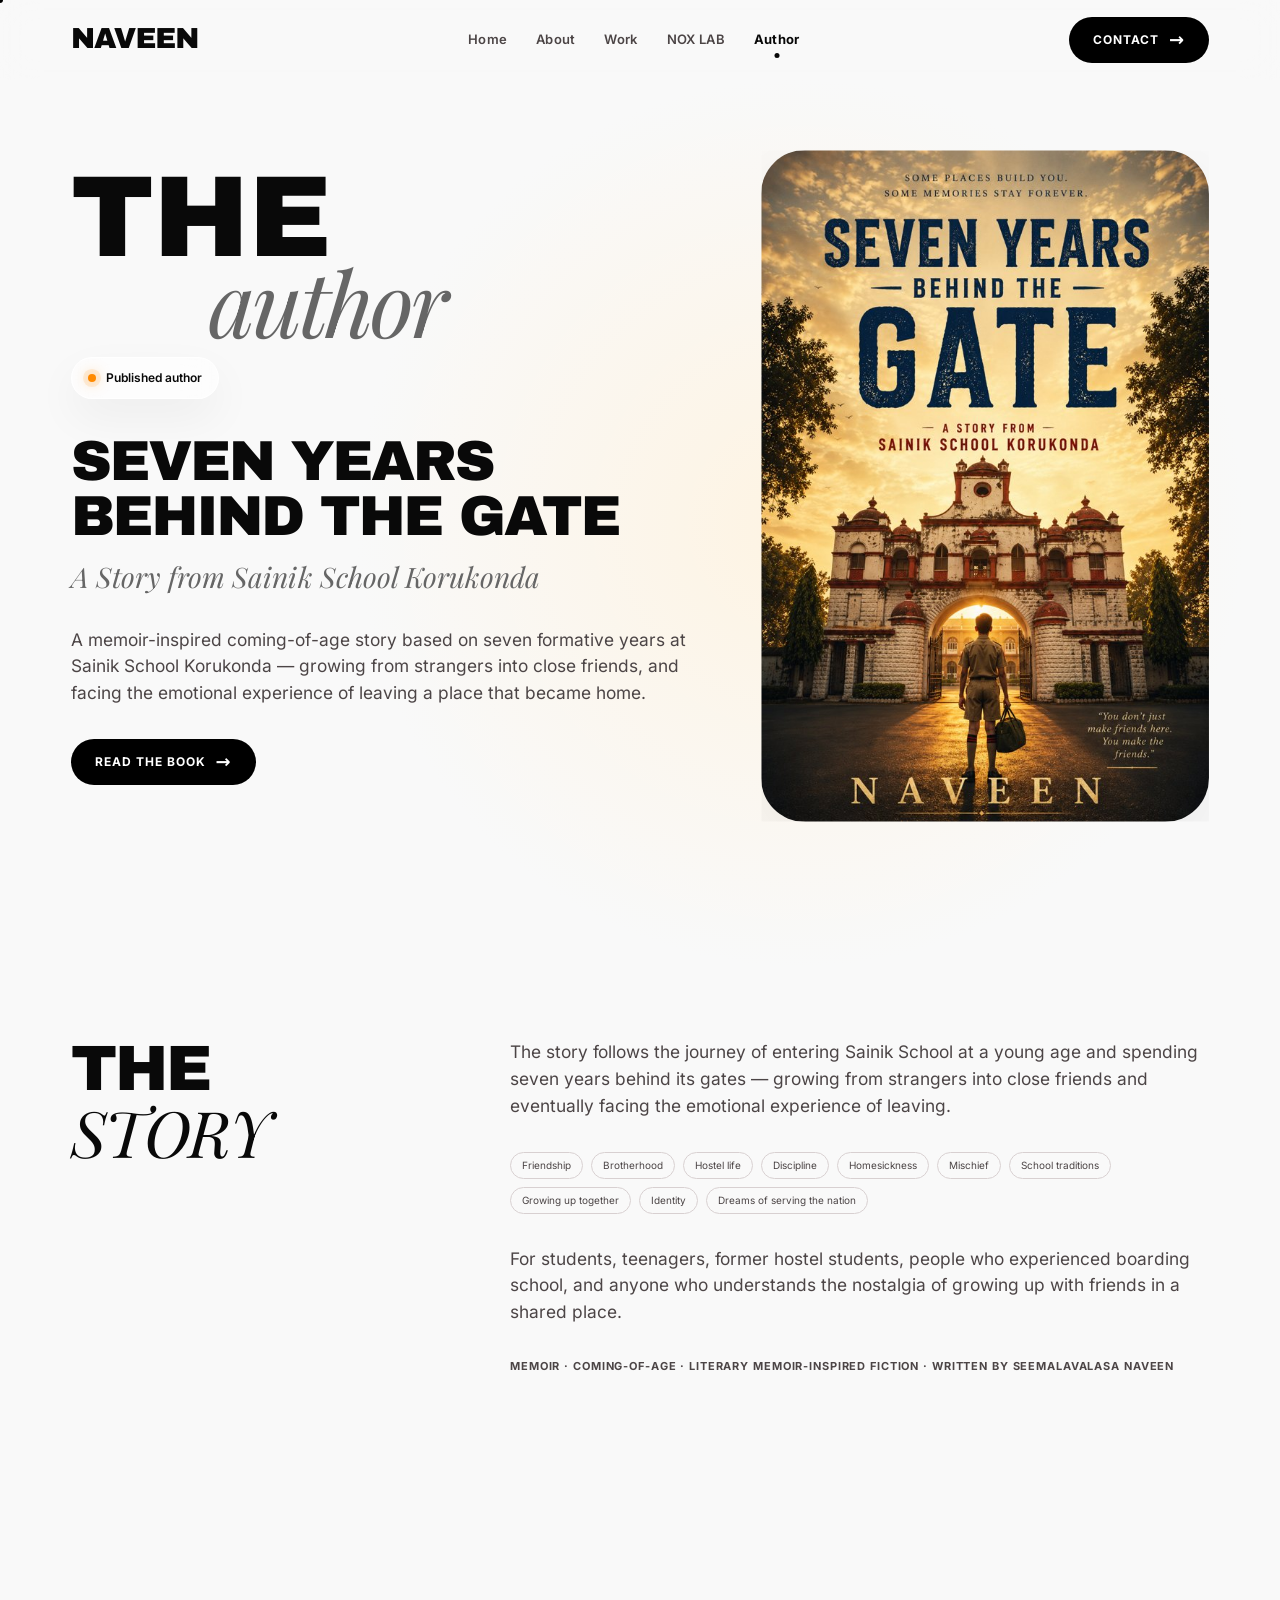
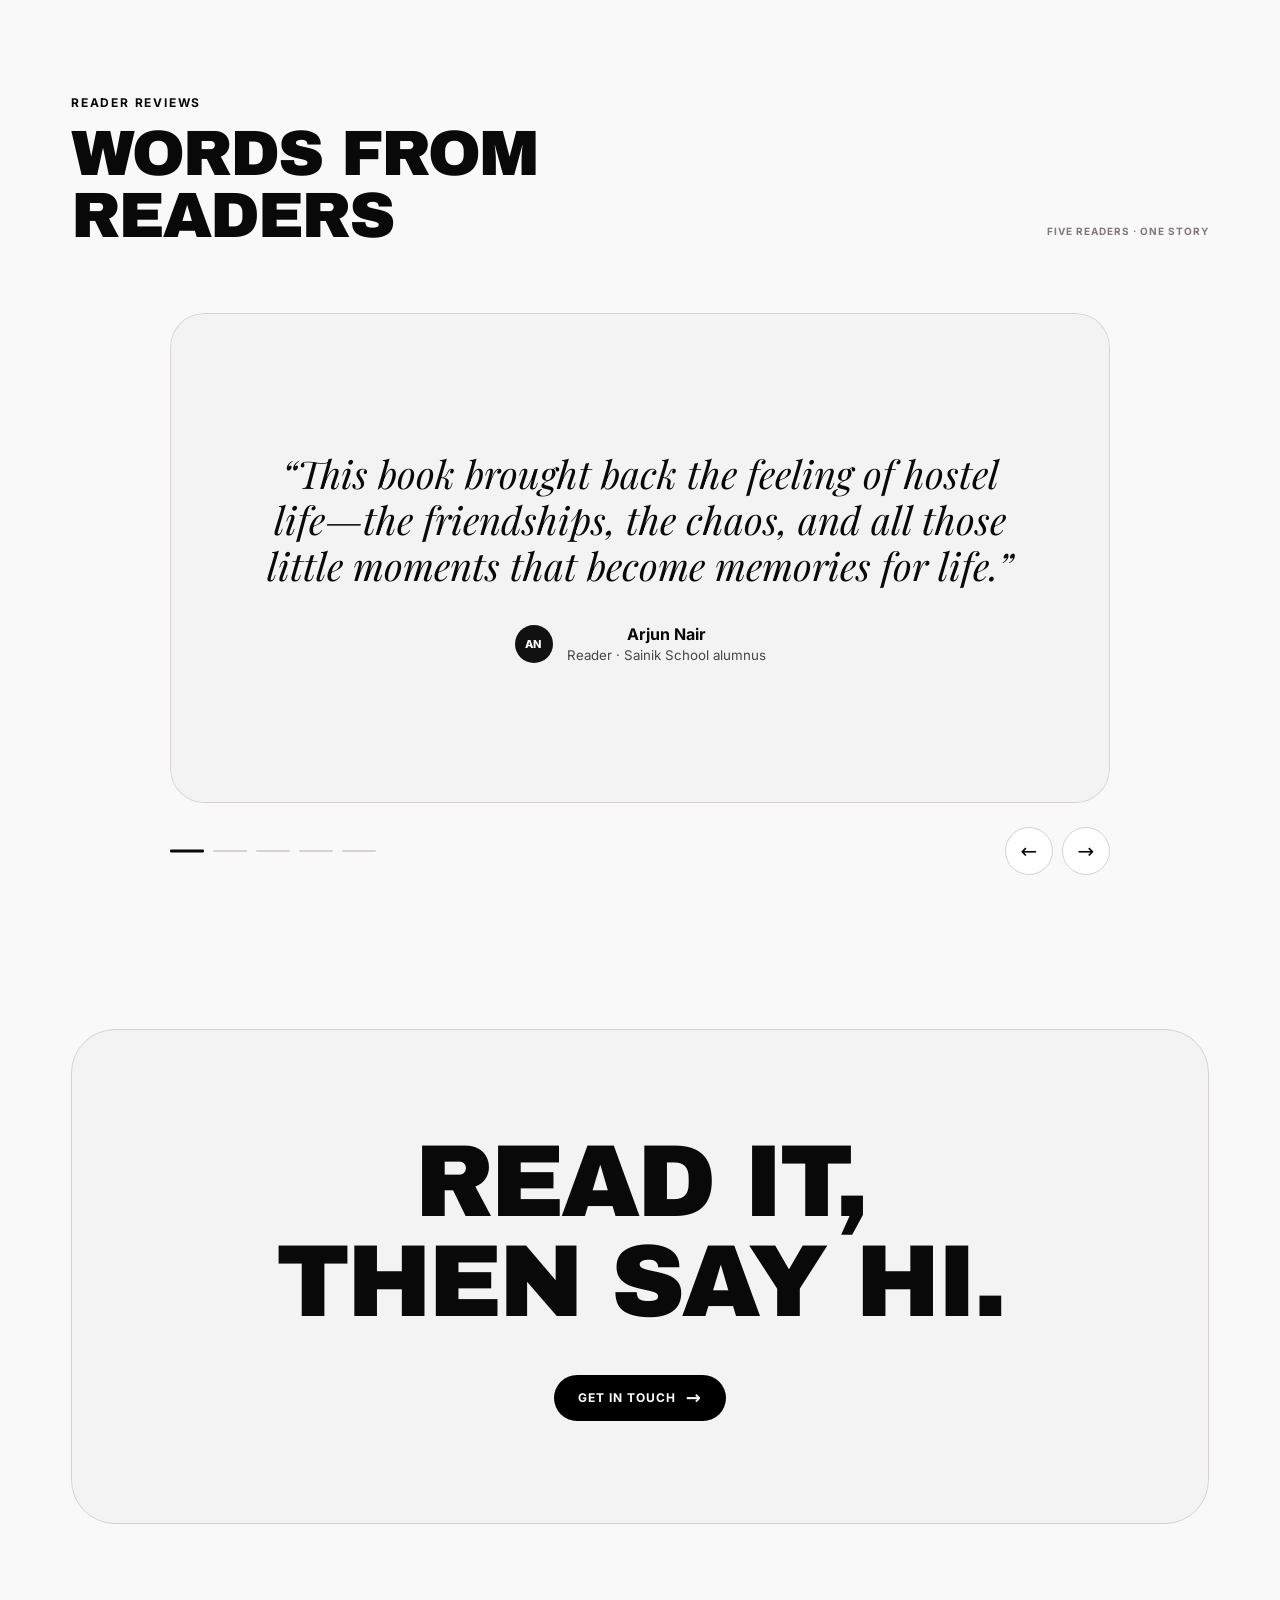
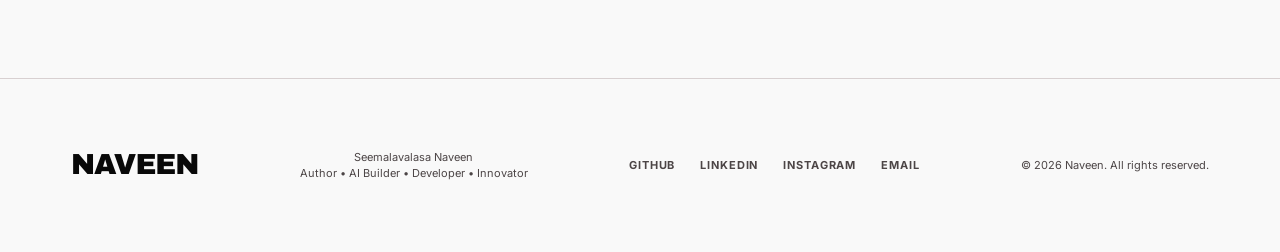
<file: author/index.html>
<!DOCTYPE html><html lang="en"><head><meta charset="utf-8"><meta name="viewport" content="width=device-width, initial-scale=1">
<title>Seven Years Behind the Gate — Book by Seemalavalasa Naveen</title><meta name="description" content="Seven Years Behind the Gate by Seemalavalasa Naveen: a memoir-inspired story from Sainik School Korukonda, available as an eBook and paperback."><meta name="keywords" content="Seemalavalasa Naveen, Naveen S, Naveen author, Seven Years Behind the Gate, Sainik School Korukonda, ProfoundWriters Publication, AI builder, developer, NOX LAB, autonomous agents, cybersecurity, civic technology"><meta name="author" content="Seemalavalasa Naveen"><meta name="robots" content="index, follow, max-image-preview:large, max-snippet:-1, max-video-preview:-1"><meta name="theme-color" content="#f9f9f9">
<link rel="canonical" href="https://seemalavalasanaveen.page.gd/author/">
<meta property="og:type" content="book"><meta property="og:site_name" content="Seemalavalasa Naveen"><meta property="og:locale" content="en_IN"><meta property="og:url" content="https://seemalavalasanaveen.page.gd/author/"><meta property="og:title" content="Seven Years Behind the Gate — Book by Seemalavalasa Naveen"><meta property="og:description" content="Seven Years Behind the Gate by Seemalavalasa Naveen: a memoir-inspired story from Sainik School Korukonda, available as an eBook and paperback."><meta property="og:image" content="https://seemalavalasanaveen.page.gd/assets/images/share.jpg"><meta property="og:image:width" content="1200"><meta property="og:image:height" content="630"><meta property="og:image:alt" content="Seemalavalasa Naveen (Naveen S) — author, AI builder and developer, author of Seven Years Behind the Gate">
<meta name="twitter:card" content="summary_large_image"><meta name="twitter:title" content="Seven Years Behind the Gate — Book by Seemalavalasa Naveen"><meta name="twitter:description" content="Seven Years Behind the Gate by Seemalavalasa Naveen: a memoir-inspired story from Sainik School Korukonda, available as an eBook and paperback."><meta name="twitter:image" content="https://seemalavalasanaveen.page.gd/assets/images/share.jpg"><meta name="twitter:image:alt" content="Seemalavalasa Naveen (Naveen S) — author, AI builder and developer">
<link rel="icon" href="/favicon.ico" sizes="any"><link rel="icon" type="image/png" sizes="32x32" href="/favicon-32x32.png"><link rel="apple-touch-icon" href="/apple-touch-icon.png">
<link rel="preload" href="/assets/fonts/archivo-black-latin.woff2" as="font" type="font/woff2" crossorigin><link rel="preload" href="/assets/fonts/playfair-display-italic.woff2" as="font" type="font/woff2" crossorigin><link rel="preload" href="/assets/fonts/inter-variable.woff2" as="font" type="font/woff2" crossorigin>
<link rel="stylesheet" href="/assets/css/styles.css">
<script type="application/ld+json">{"@context": "https://schema.org", "@graph": [{"@type": "WebSite", "@id": "https://seemalavalasanaveen.page.gd/#website", "url": "https://seemalavalasanaveen.page.gd/", "name": "Seemalavalasa Naveen", "alternateName": "Naveen S", "inLanguage": "en", "publisher": {"@id": "https://seemalavalasanaveen.page.gd/#person"}}, {"@type": "WebPage", "@id": "https://seemalavalasanaveen.page.gd/author/#webpage", "url": "https://seemalavalasanaveen.page.gd/author/", "name": "Seven Years Behind the Gate — Book by Seemalavalasa Naveen", "description": "Seven Years Behind the Gate by Seemalavalasa Naveen: a memoir-inspired story from Sainik School Korukonda, available as an eBook and paperback.", "isPartOf": {"@id": "https://seemalavalasanaveen.page.gd/#website"}, "about": {"@id": "https://seemalavalasanaveen.page.gd/#book"}, "inLanguage": "en"}, {"@type": "Person", "@id": "https://seemalavalasanaveen.page.gd/#person", "name": "Seemalavalasa Naveen", "alternateName": ["Naveen S", "Naveen"], "givenName": "Naveen", "familyName": "Seemalavalasa", "url": "https://seemalavalasanaveen.page.gd/", "image": "https://seemalavalasanaveen.page.gd/assets/images/seemalavalasa-naveen-portrait.webp", "jobTitle": "Author, AI Builder and Developer", "description": "Seemalavalasa Naveen (pen name Naveen S) is an Indian author, AI builder and developer, and the author of the memoir Seven Years Behind the Gate: A Story from Sainik School Korukonda.", "nationality": {"@type": "Country", "name": "India"}, "email": "mailto:5799s.naveen@gmail.com", "alumniOf": {"@type": "EducationalOrganization", "name": "Sainik School Korukonda"}, "knowsAbout": ["Artificial intelligence", "Autonomous agents", "Software development", "Cybersecurity", "Civic technology", "Creative writing", "Photo and video editing"], "sameAs": ["https://www.linkedin.com/in/seemalavalasa-naveen/", "https://github.com/Naveen57990", "https://www.instagram.com/_naveen_5799_/"], "subjectOf": {"@id": "https://seemalavalasanaveen.page.gd/#book"}}, {"@type": "Book", "@id": "https://seemalavalasanaveen.page.gd/#book", "name": "Seven Years Behind the Gate", "alternativeHeadline": "A Story from Sainik School Korukonda", "author": {"@id": "https://seemalavalasanaveen.page.gd/#person"}, "image": "https://seemalavalasanaveen.page.gd/assets/images/seven-years-behind-the-gate-book-cover.jpg", "inLanguage": "en", "genre": ["Memoir", "Coming-of-age"], "description": "A memoir-inspired coming-of-age story based on seven formative years at Sainik School Korukonda.", "url": "https://www.amazon.in/SEVEN-YEARS-BEHIND-GATE-Naveen/dp/B0HJQBPVYP", "sameAs": "https://www.amazon.in/SEVEN-YEARS-BEHIND-GATE-Naveen/dp/B0HJQBPVYP", "workExample": [{"@type": "Book", "bookFormat": "https://schema.org/EBook", "name": "Seven Years Behind the Gate (eBook)", "author": {"@id": "https://seemalavalasanaveen.page.gd/#person"}, "publisher": {"@id": "https://seemalavalasanaveen.page.gd/#person"}, "inLanguage": "en"}, {"@type": "Book", "bookFormat": "https://schema.org/Paperback", "name": "Seven Years Behind the Gate (Paperback)", "author": {"@id": "https://seemalavalasanaveen.page.gd/#person"}, "publisher": {"@type": "Organization", "name": "ProfoundWriters Publication"}, "inLanguage": "en"}]}, {"@type": "BreadcrumbList", "itemListElement": [{"@type": "ListItem", "position": 1, "name": "Home", "item": "https://seemalavalasanaveen.page.gd/"}, {"@type": "ListItem", "position": 2, "name": "Seven Years Behind the Gate", "item": "https://seemalavalasanaveen.page.gd/author/"}]}]}</script></head><body data-page="author"><div class="page-transition" aria-hidden="true"><span>NAVEEN</span></div><div class="cursor-dot"></div><div class="cursor-ring"></div>
<a class="skip-link" href="#main">Skip to content</a>
<header class="site-header"><div class="container nav-shell"><a class="brand" href="/">NAVEEN</a>
<nav class="nav-links" aria-label="Primary"><a class="nav-link" href="/">Home</a><a class="nav-link" href="/about/">About</a><a class="nav-link" href="/work/">Work</a><a class="nav-link" href="/lab/">NOX LAB</a><a class="nav-link" href="/author/" aria-current="page">Author</a></nav>
<a class="pill-button nav-cta magnetic" href="/contact/">Contact <span class="arrow">→</span></a>
<button class="menu-toggle" aria-expanded="false" aria-label="Open menu"><span></span></button></div></header>
<aside class="mobile-menu" aria-label="Mobile"><a href="/">Home</a><a href="/about/">About</a><a href="/work/">Work</a><a href="/lab/">NOX LAB</a><a href="/author/">Author</a><a class="pill-button" href="/contact/">Contact <span class="arrow">→</span></a></aside>
<main id="main" class="page-main"><section class="about-hero"><div class="container about-grid"><div>
<h1 class="about-title"><span class="line-a reveal-left">The</span><span class="line-b reveal-left">author</span></h1>
<p class="about-status reveal"><span class="status-pill"><i class="status-dot"></i>Published author</span></p>
<h2 class="section-title reveal" style="font-size:clamp(36px,4.4vw,64px);margin-bottom:12px">Seven Years Behind the Gate</h2>
<p class="serif reveal" style="font-size:clamp(22px,2.2vw,30px);color:#666;margin:0 0 28px">A Story from Sainik School Korukonda</p>
<p class="about-copy body-large reveal">A memoir-inspired coming-of-age story based on seven formative years at Sainik School Korukonda — growing from strangers into close friends, and facing the emotional experience of leaving a place that became home.</p>
<p class="reveal" style="margin-top:32px"><a class="pill-button magnetic" href="https://www.amazon.in/SEVEN-YEARS-BEHIND-GATE-Naveen/dp/B0HJQBPVYP?source=ps-sl-shoppingads-lpcontext&amp;ref_=fplfs&amp;psc=1&amp;smid=A25L6O4A5XJZJ" target="_blank" rel="noopener">Read the book <span class="arrow">→</span></a></p></div>
<div class="about-photo clip-reveal" style="aspect-ratio:2/3;max-width:460px;justify-self:center"><img src="/assets/images/seven-years-behind-the-gate-book-cover.jpg" alt="Seven Years Behind the Gate by Seemalavalasa Naveen — memoir book cover, a story from Sainik School Korukonda"></div></div></section>
<section class="section"><div class="container"><div class="journey-grid"><div class="journey-title"><h2 class="section-title reveal">The <span class="serif">story</span></h2></div>
<div class="journey-copy"><p class="body-large reveal">The story follows the journey of entering Sainik School at a young age and spending seven years behind its gates — growing from strangers into close friends and eventually facing the emotional experience of leaving.</p>
<div class="tags reveal"><span class="tag">Friendship</span><span class="tag">Brotherhood</span><span class="tag">Hostel life</span><span class="tag">Discipline</span><span class="tag">Homesickness</span><span class="tag">Mischief</span><span class="tag">School traditions</span><span class="tag">Growing up together</span><span class="tag">Identity</span><span class="tag">Dreams of serving the nation</span></div>
<p class="body-large reveal">For students, teenagers, former hostel students, people who experienced boarding school, and anyone who understands the nostalgia of growing up with friends in a shared place.</p>
<p class="project-meta reveal">Memoir · Coming-of-age · Literary memoir-inspired fiction · Written by Seemalavalasa Naveen</p></div></div></div></section>
<section class="section testimonials-section"><div class="container"><div class="section-heading-row testimonials-heading"><div><p class="eyebrow reveal">Reader reviews</p><h2 class="section-title reveal">Words from<br>readers</h2></div><p class="testimonial-count reveal">Five readers · One story</p></div>
<div class="testimonial-slider reveal" data-testimonial-slider><div class="testimonial-viewport"><div class="testimonial-track" data-testimonial-track>
<article class="quote-card testimonial-slide"><blockquote>“This book brought back the feeling of hostel life—the friendships, the chaos, and all those little moments that become memories for life.”</blockquote><div class="quote-person"><span class="quote-avatar quote-avatar--initials">AN</span><span><strong>Arjun Nair</strong><small>Reader · Sainik School alumnus</small></span></div></article>
<article class="quote-card testimonial-slide"><blockquote>“It felt incredibly nostalgic. The friendships, homesickness and everyday school moments were written in a way that felt very real.”</blockquote><div class="quote-person"><span class="quote-avatar quote-avatar--initials">A</span><span><strong>Ayesha</strong><small>Reader · Student</small></span></div></article>
<article class="quote-card testimonial-slide"><blockquote>“What I loved most was how ordinary moments slowly became unforgettable memories. It made me think about my own school years.”</blockquote><div class="quote-person"><span class="quote-avatar quote-avatar--initials">I</span><span><strong>Ishita</strong><small>Reader · Student</small></span></div></article>
<article class="quote-card testimonial-slide"><blockquote>“A warm and emotional story about friendship, growing up and leaving behind a place that eventually feels like home.”</blockquote><div class="quote-person"><span class="quote-avatar quote-avatar--initials">M</span><span><strong>Meera</strong><small>Reader</small></span></div></article>
<article class="quote-card testimonial-slide"><blockquote>“I smiled, laughed and genuinely missed those school days while reading it. The story captures the feeling of growing up with your friends beautifully.”</blockquote><div class="quote-person"><span class="quote-avatar quote-avatar--initials">AM</span><span><strong>Aadhya Menon</strong><small>Reader</small></span></div></article>
</div></div>
<div class="testimonial-controls"><div class="testimonial-dots" data-testimonial-dots></div><p class="sr-only" data-testimonial-status aria-live="polite"></p><div class="testimonial-buttons"><button class="slider-button" type="button" data-testimonial-prev aria-label="Previous review">←</button><button class="slider-button" type="button" data-testimonial-next aria-label="Next review">→</button></div></div></div>
</div></section>
<section class="cta"><div class="container"><div class="cta-panel reveal"><h2><span>Read it,</span><span>then say hi.</span></h2><a class="pill-button magnetic" href="/contact/">Get in touch <span class="arrow">→</span></a></div></div></section></main>
<footer class="site-footer"><div class="container footer-grid"><a class="brand" href="/">NAVEEN</a><div class="copyright" style="text-align:center">Seemalavalasa Naveen<br>Author • AI Builder • Developer • Innovator</div>
<nav class="footer-links"><a href="https://github.com/Naveen57990" target="_blank" rel="noopener">GitHub</a><a href="https://www.linkedin.com/in/seemalavalasa-naveen/" target="_blank" rel="noopener">LinkedIn</a><a href="https://www.instagram.com/_naveen_5799_/" target="_blank" rel="noopener">Instagram</a><a href="mailto:5799s.naveen@gmail.com">Email</a></nav>
<div class="copyright">© <span data-year></span> Naveen. All rights reserved.</div></div></footer><script src="/assets/js/gsap.min.js"></script><script src="/assets/js/ScrollTrigger.min.js"></script><script src="/assets/js/main.js"></script></body></html>
</file>
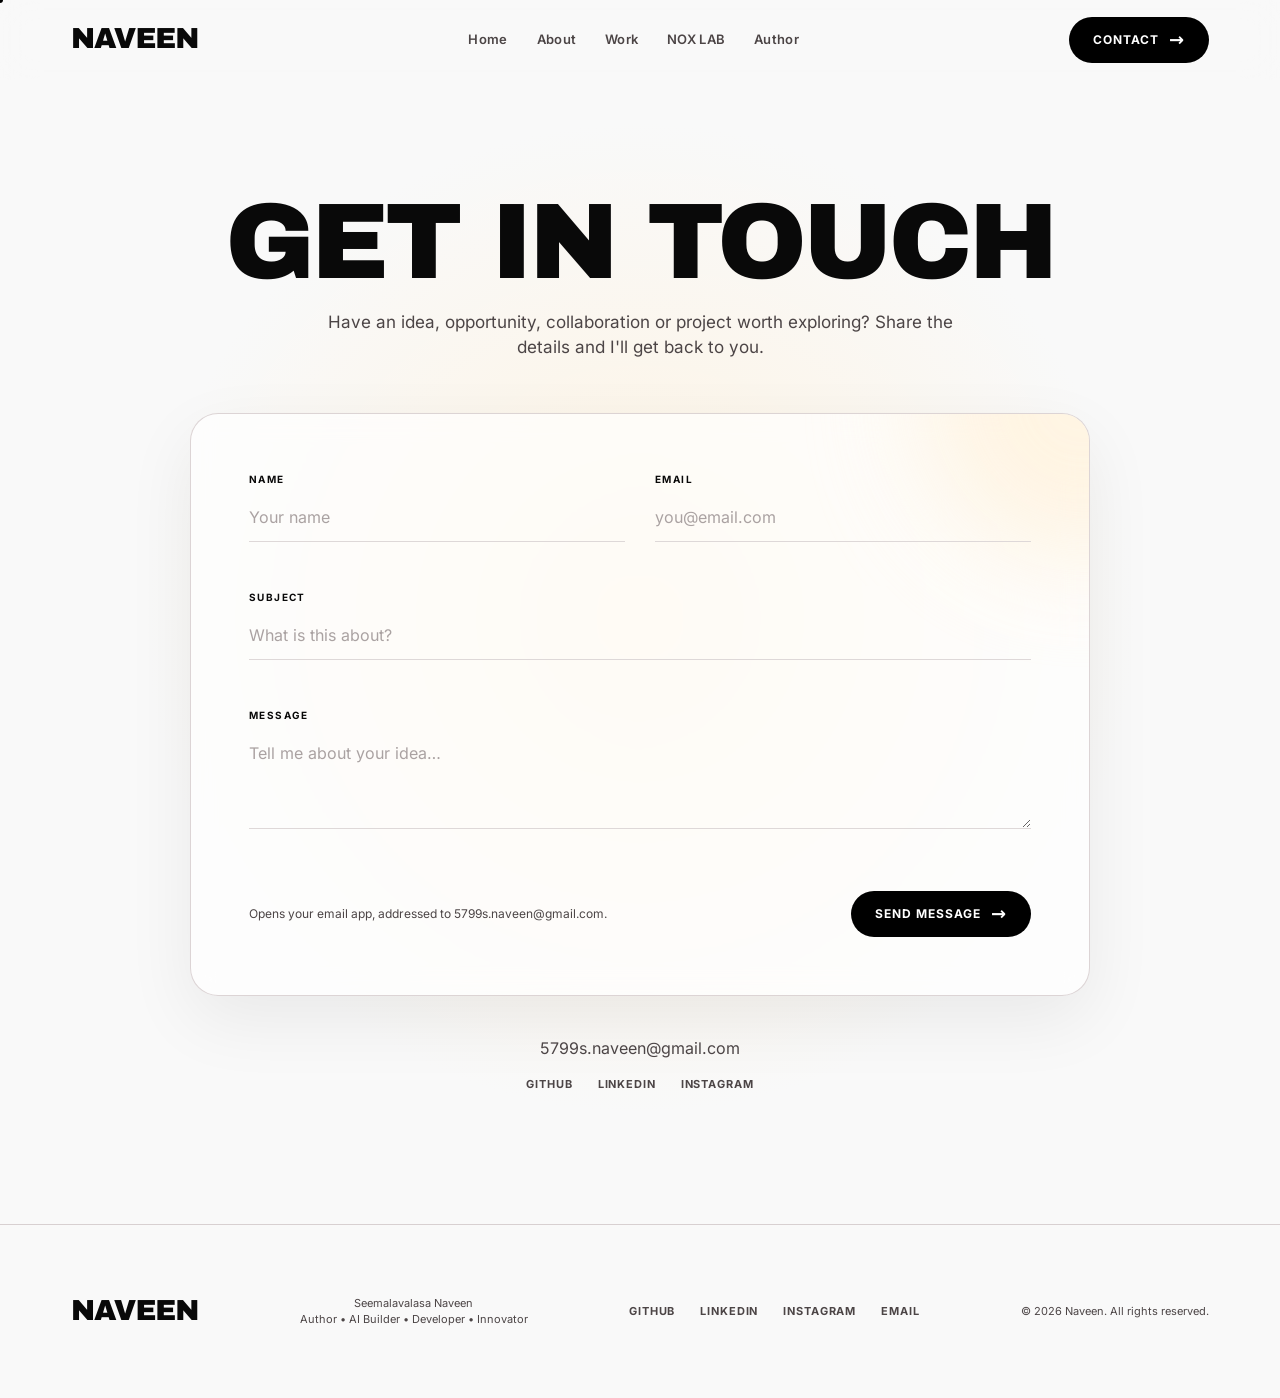
<file: contact/index.html>
<!DOCTYPE html><html lang="en"><head><meta charset="utf-8"><meta name="viewport" content="width=device-width, initial-scale=1">
<title>Contact Seemalavalasa Naveen (Naveen S)</title><meta name="description" content="Contact Seemalavalasa Naveen (Naveen S) for collaborations, projects and opportunities in AI, software and writing."><meta name="keywords" content="Seemalavalasa Naveen, Naveen S, Naveen author, Seven Years Behind the Gate, Sainik School Korukonda, ProfoundWriters Publication, AI builder, developer, NOX LAB, autonomous agents, cybersecurity, civic technology"><meta name="author" content="Seemalavalasa Naveen"><meta name="robots" content="index, follow, max-image-preview:large, max-snippet:-1, max-video-preview:-1"><meta name="theme-color" content="#f9f9f9">
<link rel="canonical" href="https://seemalavalasanaveen.page.gd/contact/">
<meta property="og:type" content="website"><meta property="og:site_name" content="Seemalavalasa Naveen"><meta property="og:locale" content="en_IN"><meta property="og:url" content="https://seemalavalasanaveen.page.gd/contact/"><meta property="og:title" content="Contact Seemalavalasa Naveen (Naveen S)"><meta property="og:description" content="Contact Seemalavalasa Naveen (Naveen S) for collaborations, projects and opportunities in AI, software and writing."><meta property="og:image" content="https://seemalavalasanaveen.page.gd/assets/images/share.jpg"><meta property="og:image:width" content="1200"><meta property="og:image:height" content="630"><meta property="og:image:alt" content="Seemalavalasa Naveen (Naveen S) — author, AI builder and developer, author of Seven Years Behind the Gate">
<meta name="twitter:card" content="summary_large_image"><meta name="twitter:title" content="Contact Seemalavalasa Naveen (Naveen S)"><meta name="twitter:description" content="Contact Seemalavalasa Naveen (Naveen S) for collaborations, projects and opportunities in AI, software and writing."><meta name="twitter:image" content="https://seemalavalasanaveen.page.gd/assets/images/share.jpg"><meta name="twitter:image:alt" content="Seemalavalasa Naveen (Naveen S) — author, AI builder and developer">
<link rel="icon" href="/favicon.ico" sizes="any"><link rel="icon" type="image/png" sizes="32x32" href="/favicon-32x32.png"><link rel="apple-touch-icon" href="/apple-touch-icon.png">
<link rel="preload" href="/assets/fonts/archivo-black-latin.woff2" as="font" type="font/woff2" crossorigin><link rel="preload" href="/assets/fonts/playfair-display-italic.woff2" as="font" type="font/woff2" crossorigin><link rel="preload" href="/assets/fonts/inter-variable.woff2" as="font" type="font/woff2" crossorigin>
<link rel="stylesheet" href="/assets/css/styles.css">
<script type="application/ld+json">{"@context": "https://schema.org", "@graph": [{"@type": "WebSite", "@id": "https://seemalavalasanaveen.page.gd/#website", "url": "https://seemalavalasanaveen.page.gd/", "name": "Seemalavalasa Naveen", "alternateName": "Naveen S", "inLanguage": "en", "publisher": {"@id": "https://seemalavalasanaveen.page.gd/#person"}}, {"@type": "WebPage", "@id": "https://seemalavalasanaveen.page.gd/contact/#webpage", "url": "https://seemalavalasanaveen.page.gd/contact/", "name": "Contact Seemalavalasa Naveen (Naveen S)", "description": "Contact Seemalavalasa Naveen (Naveen S) for collaborations, projects and opportunities in AI, software and writing.", "isPartOf": {"@id": "https://seemalavalasanaveen.page.gd/#website"}, "about": {"@id": "https://seemalavalasanaveen.page.gd/#person"}, "inLanguage": "en"}, {"@type": "Person", "@id": "https://seemalavalasanaveen.page.gd/#person", "name": "Seemalavalasa Naveen", "alternateName": ["Naveen S", "Naveen"], "givenName": "Naveen", "familyName": "Seemalavalasa", "url": "https://seemalavalasanaveen.page.gd/", "image": "https://seemalavalasanaveen.page.gd/assets/images/seemalavalasa-naveen-portrait.webp", "jobTitle": "Author, AI Builder and Developer", "description": "Seemalavalasa Naveen (pen name Naveen S) is an Indian author, AI builder and developer, and the author of the memoir Seven Years Behind the Gate: A Story from Sainik School Korukonda.", "nationality": {"@type": "Country", "name": "India"}, "email": "mailto:5799s.naveen@gmail.com", "alumniOf": {"@type": "EducationalOrganization", "name": "Sainik School Korukonda"}, "knowsAbout": ["Artificial intelligence", "Autonomous agents", "Software development", "Cybersecurity", "Civic technology", "Creative writing", "Photo and video editing"], "sameAs": ["https://www.linkedin.com/in/seemalavalasa-naveen/", "https://github.com/Naveen57990", "https://www.instagram.com/_naveen_5799_/"], "subjectOf": {"@id": "https://seemalavalasanaveen.page.gd/#book"}}, {"@type": "Book", "@id": "https://seemalavalasanaveen.page.gd/#book", "name": "Seven Years Behind the Gate", "alternativeHeadline": "A Story from Sainik School Korukonda", "author": {"@id": "https://seemalavalasanaveen.page.gd/#person"}, "image": "https://seemalavalasanaveen.page.gd/assets/images/seven-years-behind-the-gate-book-cover.jpg", "inLanguage": "en", "genre": ["Memoir", "Coming-of-age"], "description": "A memoir-inspired coming-of-age story based on seven formative years at Sainik School Korukonda.", "url": "https://www.amazon.in/SEVEN-YEARS-BEHIND-GATE-Naveen/dp/B0HJQBPVYP", "sameAs": "https://www.amazon.in/SEVEN-YEARS-BEHIND-GATE-Naveen/dp/B0HJQBPVYP", "workExample": [{"@type": "Book", "bookFormat": "https://schema.org/EBook", "name": "Seven Years Behind the Gate (eBook)", "author": {"@id": "https://seemalavalasanaveen.page.gd/#person"}, "publisher": {"@id": "https://seemalavalasanaveen.page.gd/#person"}, "inLanguage": "en"}, {"@type": "Book", "bookFormat": "https://schema.org/Paperback", "name": "Seven Years Behind the Gate (Paperback)", "author": {"@id": "https://seemalavalasanaveen.page.gd/#person"}, "publisher": {"@type": "Organization", "name": "ProfoundWriters Publication"}, "inLanguage": "en"}]}, {"@type": "BreadcrumbList", "itemListElement": [{"@type": "ListItem", "position": 1, "name": "Home", "item": "https://seemalavalasanaveen.page.gd/"}, {"@type": "ListItem", "position": 2, "name": "Contact Seemalavalasa Naveen (Naveen S)", "item": "https://seemalavalasanaveen.page.gd/contact/"}]}]}</script></head><body data-page="contact"><div class="page-transition" aria-hidden="true"><span>NAVEEN</span></div><div class="cursor-dot"></div><div class="cursor-ring"></div>
<a class="skip-link" href="#main">Skip to content</a>
<header class="site-header"><div class="container nav-shell"><a class="brand" href="/">NAVEEN</a>
<nav class="nav-links" aria-label="Primary"><a class="nav-link" href="/">Home</a><a class="nav-link" href="/about/">About</a><a class="nav-link" href="/work/">Work</a><a class="nav-link" href="/lab/">NOX LAB</a><a class="nav-link" href="/author/">Author</a></nav>
<a class="pill-button nav-cta magnetic" href="/contact/">Contact <span class="arrow">→</span></a>
<button class="menu-toggle" aria-expanded="false" aria-label="Open menu"><span></span></button></div></header>
<aside class="mobile-menu" aria-label="Mobile"><a href="/">Home</a><a href="/about/">About</a><a href="/work/">Work</a><a href="/lab/">NOX LAB</a><a href="/author/">Author</a><a class="pill-button" href="/contact/">Contact <span class="arrow">→</span></a></aside>
<main id="main" class="page-main"><section class="contact-main"><div class="contact-wrap"><h1 class="contact-title reveal">Get in Touch</h1><p class="contact-intro reveal">Have an idea, opportunity, collaboration or project worth exploring? Share the details and I'll get back to you.</p>
<form class="contact-form reveal" id="contact-form" novalidate><div class="form-grid">
<div class="field"><label for="name">Name</label><input id="name" name="name" autocomplete="name" placeholder="Your name"><div class="field-error" id="name-error"></div></div>
<div class="field"><label for="email">Email</label><input id="email" name="email" type="email" autocomplete="email" placeholder="you@email.com"><div class="field-error" id="email-error"></div></div>
<div class="field field--full"><label for="subject">Subject</label><input id="subject" name="subject" placeholder="What is this about?"><div class="field-error" id="subject-error"></div></div>
<div class="field field--full"><label for="message">Message</label><textarea id="message" name="message" placeholder="Tell me about your idea…"></textarea><div class="field-error" id="message-error"></div></div>
<div class="form-actions"><p class="form-status" id="form-status" role="status">Opens your email app, addressed to 5799s.naveen@gmail.com.</p><button class="pill-button magnetic" type="submit">Send Message <span class="arrow">→</span></button></div></div></form>
<p class="reveal" style="margin-top:40px"><a class="muted" href="mailto:5799s.naveen@gmail.com">5799s.naveen@gmail.com</a><br><span class="footer-links" style="justify-content:center;margin-top:16px"><a href="https://github.com/Naveen57990" target="_blank" rel="noopener">GitHub</a><a href="https://www.linkedin.com/in/seemalavalasa-naveen/" target="_blank" rel="noopener">LinkedIn</a><a href="https://www.instagram.com/_naveen_5799_/" target="_blank" rel="noopener">Instagram</a></span></p></div></section></main>
<footer class="site-footer"><div class="container footer-grid"><a class="brand" href="/">NAVEEN</a><div class="copyright" style="text-align:center">Seemalavalasa Naveen<br>Author • AI Builder • Developer • Innovator</div>
<nav class="footer-links"><a href="https://github.com/Naveen57990" target="_blank" rel="noopener">GitHub</a><a href="https://www.linkedin.com/in/seemalavalasa-naveen/" target="_blank" rel="noopener">LinkedIn</a><a href="https://www.instagram.com/_naveen_5799_/" target="_blank" rel="noopener">Instagram</a><a href="mailto:5799s.naveen@gmail.com">Email</a></nav>
<div class="copyright">© <span data-year></span> Naveen. All rights reserved.</div></div></footer><script src="/assets/js/gsap.min.js"></script><script src="/assets/js/ScrollTrigger.min.js"></script><script src="/assets/js/main.js"></script></body></html>
</file>
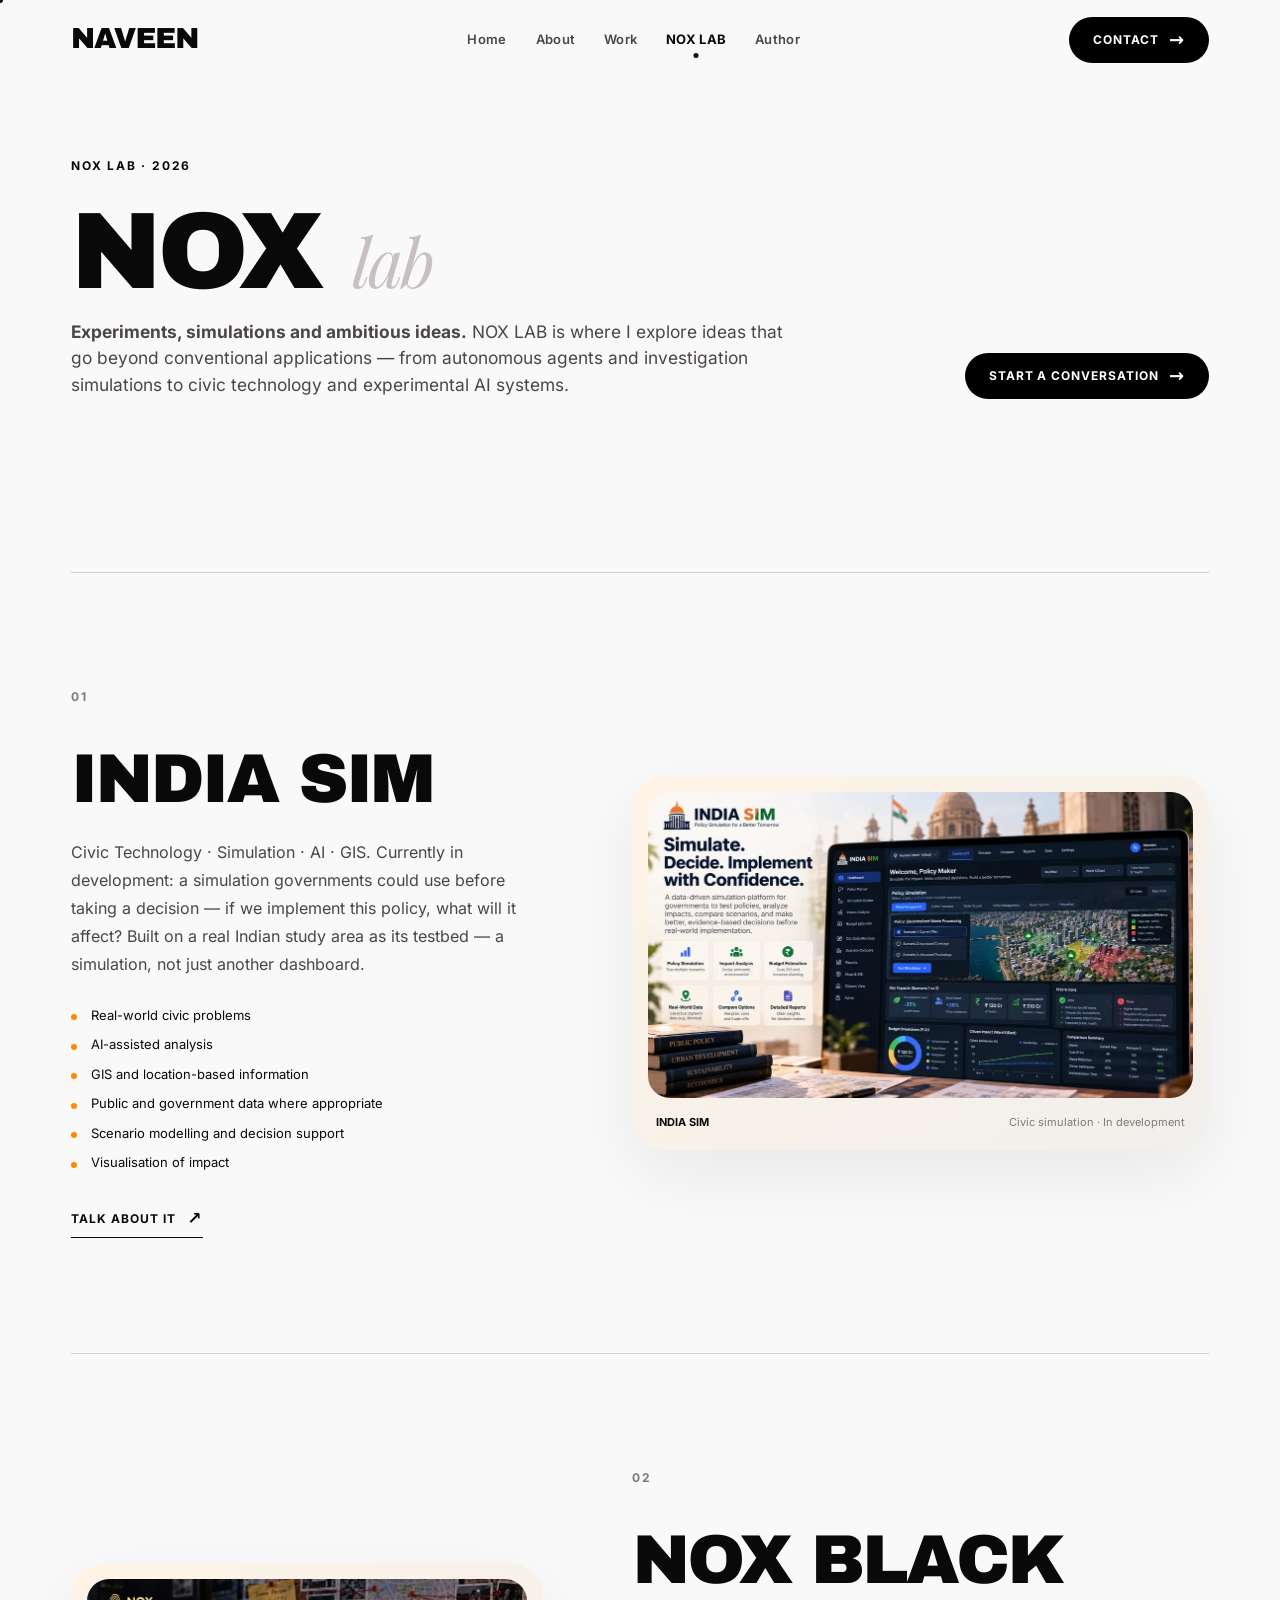
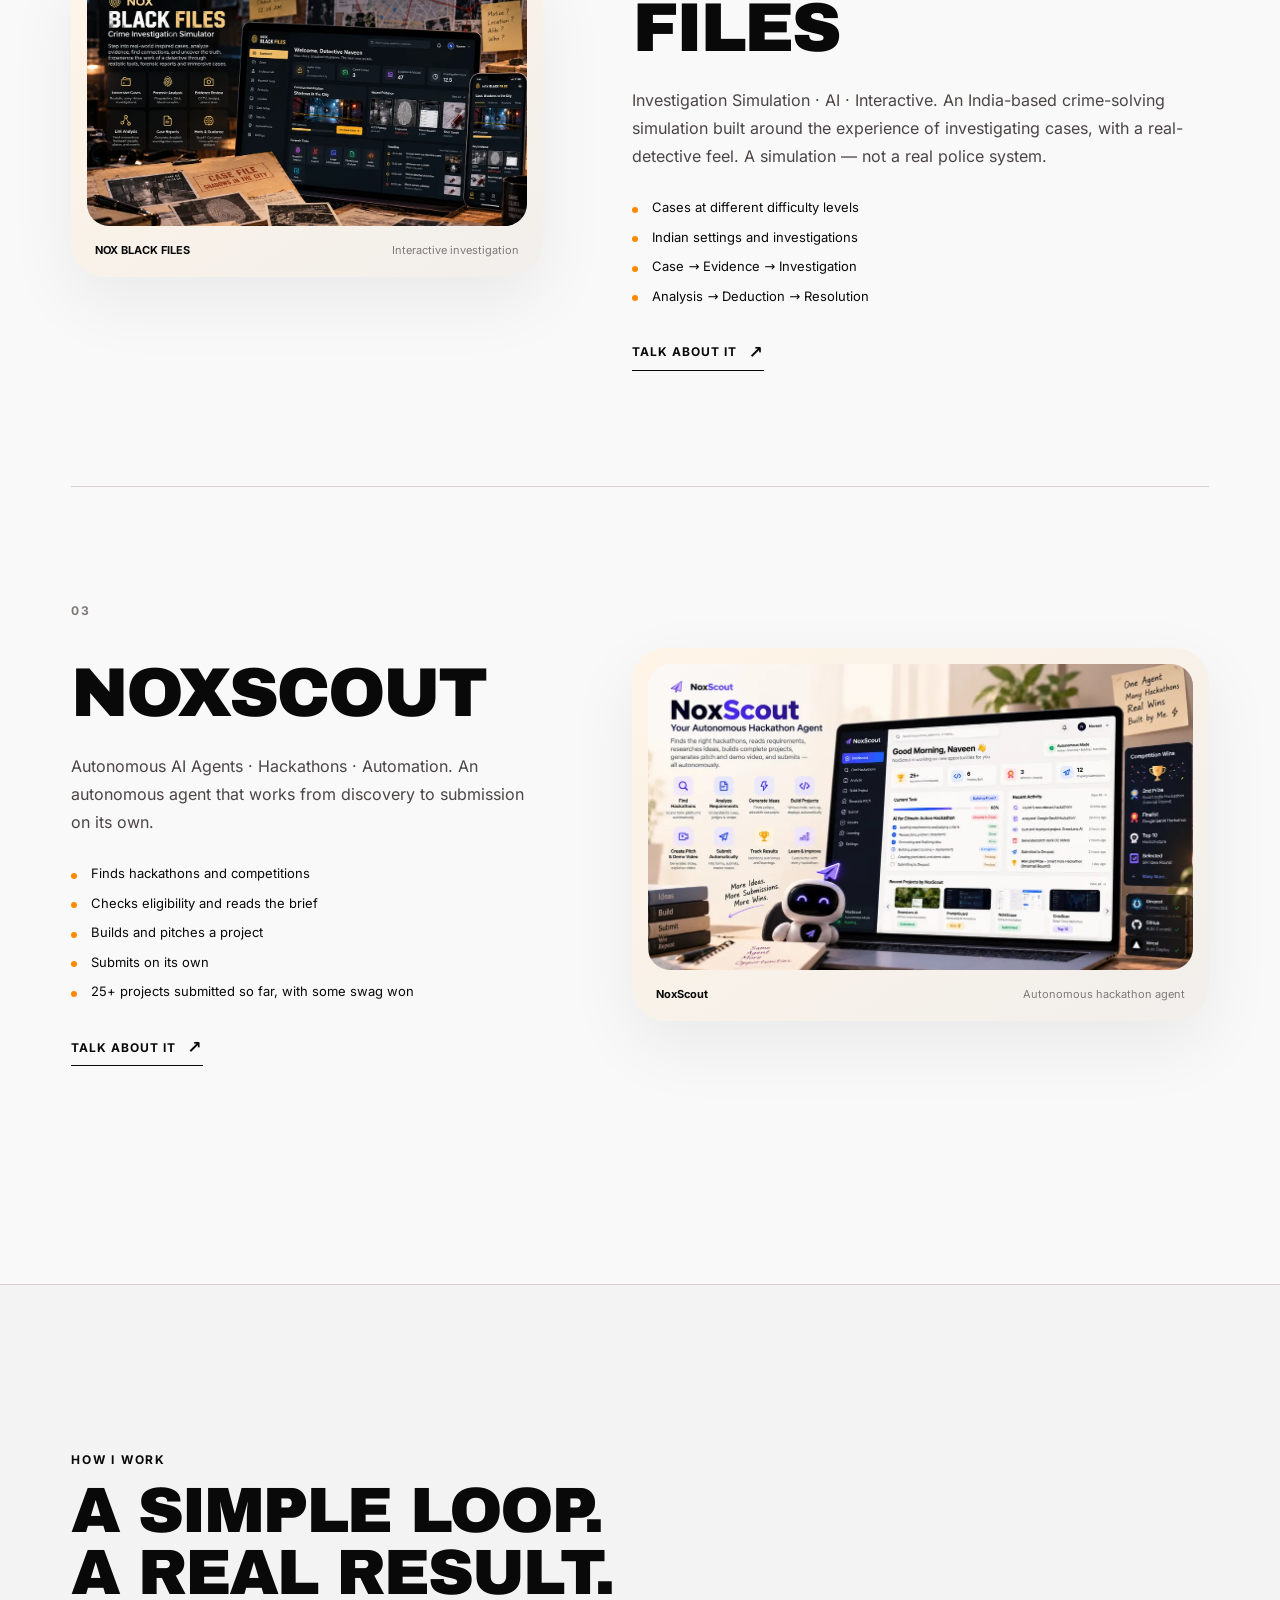
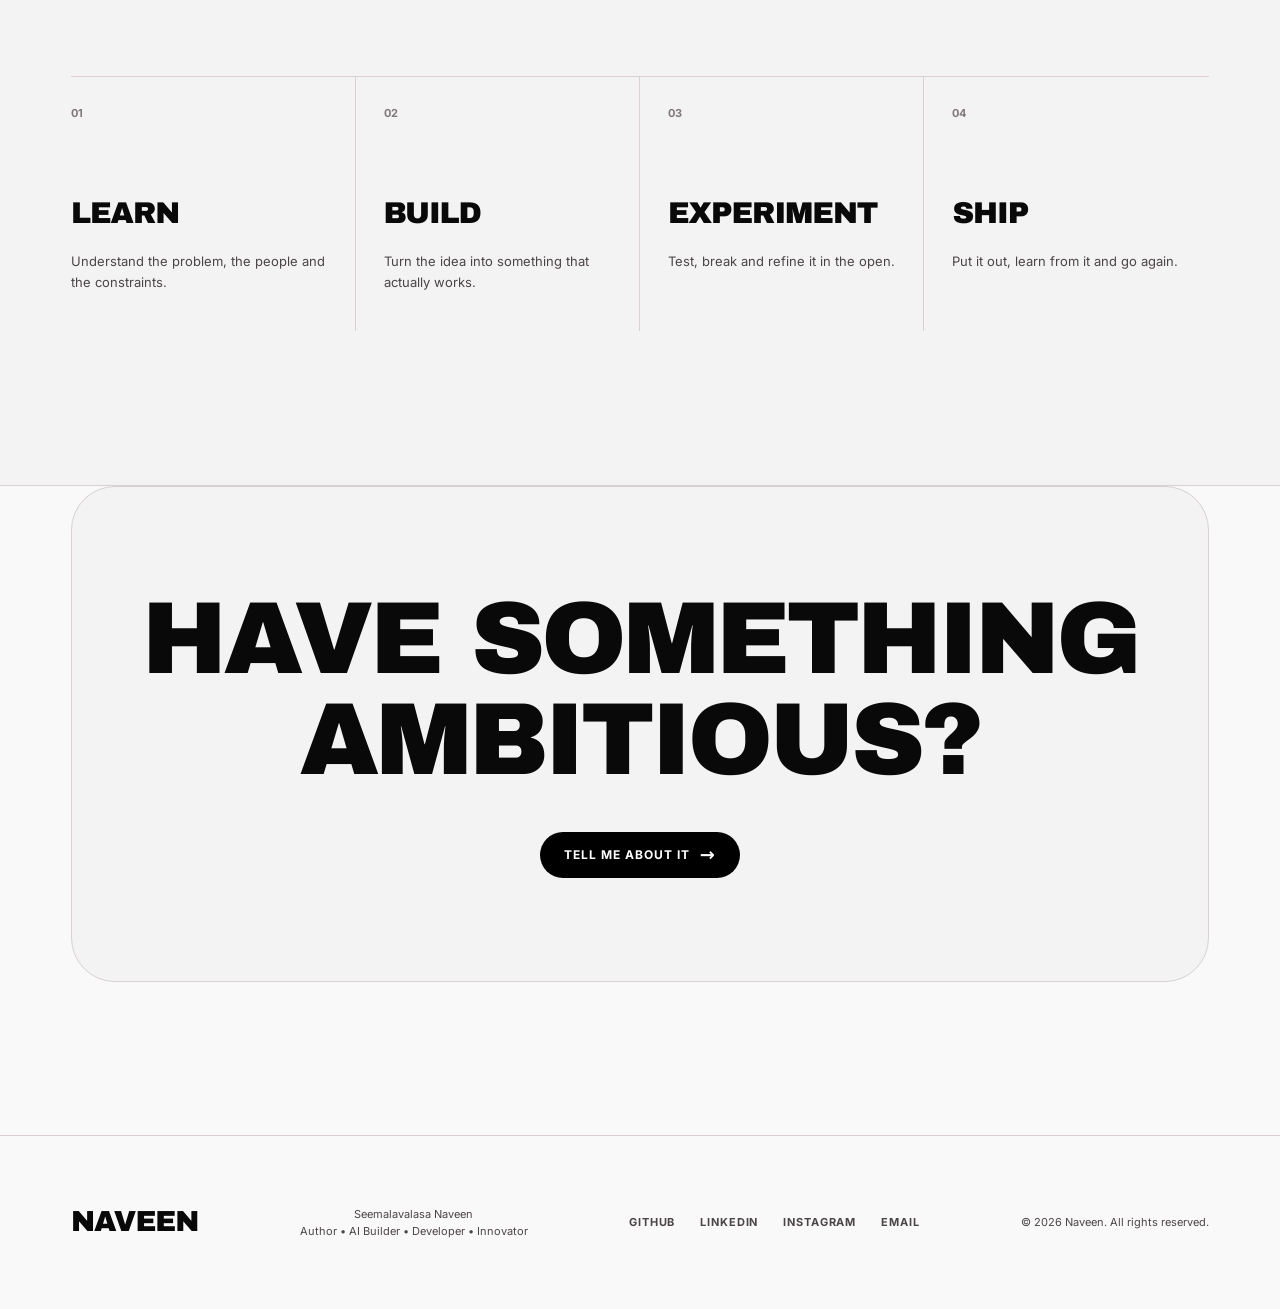
<file: lab/index.html>
<!DOCTYPE html><html lang="en"><head><meta charset="utf-8"><meta name="viewport" content="width=device-width, initial-scale=1">
<title>NOX LAB — INDIA SIM, NOX BLACK FILES, NoxScout | Naveen S</title><meta name="description" content="NOX LAB by Naveen S: INDIA SIM policy simulation, NOX BLACK FILES crime investigation simulator and NoxScout, an autonomous hackathon agent."><meta name="keywords" content="Seemalavalasa Naveen, Naveen S, Naveen author, Seven Years Behind the Gate, Sainik School Korukonda, ProfoundWriters Publication, AI builder, developer, NOX LAB, autonomous agents, cybersecurity, civic technology"><meta name="author" content="Seemalavalasa Naveen"><meta name="robots" content="index, follow, max-image-preview:large, max-snippet:-1, max-video-preview:-1"><meta name="theme-color" content="#f9f9f9">
<link rel="canonical" href="https://seemalavalasanaveen.page.gd/lab/">
<meta property="og:type" content="website"><meta property="og:site_name" content="Seemalavalasa Naveen"><meta property="og:locale" content="en_IN"><meta property="og:url" content="https://seemalavalasanaveen.page.gd/lab/"><meta property="og:title" content="NOX LAB — INDIA SIM, NOX BLACK FILES, NoxScout | Naveen S"><meta property="og:description" content="NOX LAB by Naveen S: INDIA SIM policy simulation, NOX BLACK FILES crime investigation simulator and NoxScout, an autonomous hackathon agent."><meta property="og:image" content="https://seemalavalasanaveen.page.gd/assets/images/share.jpg"><meta property="og:image:width" content="1200"><meta property="og:image:height" content="630"><meta property="og:image:alt" content="Seemalavalasa Naveen (Naveen S) — author, AI builder and developer, author of Seven Years Behind the Gate">
<meta name="twitter:card" content="summary_large_image"><meta name="twitter:title" content="NOX LAB — INDIA SIM, NOX BLACK FILES, NoxScout | Naveen S"><meta name="twitter:description" content="NOX LAB by Naveen S: INDIA SIM policy simulation, NOX BLACK FILES crime investigation simulator and NoxScout, an autonomous hackathon agent."><meta name="twitter:image" content="https://seemalavalasanaveen.page.gd/assets/images/share.jpg"><meta name="twitter:image:alt" content="Seemalavalasa Naveen (Naveen S) — author, AI builder and developer">
<link rel="icon" href="/favicon.ico" sizes="any"><link rel="icon" type="image/png" sizes="32x32" href="/favicon-32x32.png"><link rel="apple-touch-icon" href="/apple-touch-icon.png">
<link rel="preload" href="/assets/fonts/archivo-black-latin.woff2" as="font" type="font/woff2" crossorigin><link rel="preload" href="/assets/fonts/playfair-display-italic.woff2" as="font" type="font/woff2" crossorigin><link rel="preload" href="/assets/fonts/inter-variable.woff2" as="font" type="font/woff2" crossorigin>
<link rel="stylesheet" href="/assets/css/styles.css">
<script type="application/ld+json">{"@context": "https://schema.org", "@graph": [{"@type": "WebSite", "@id": "https://seemalavalasanaveen.page.gd/#website", "url": "https://seemalavalasanaveen.page.gd/", "name": "Seemalavalasa Naveen", "alternateName": "Naveen S", "inLanguage": "en", "publisher": {"@id": "https://seemalavalasanaveen.page.gd/#person"}}, {"@type": "WebPage", "@id": "https://seemalavalasanaveen.page.gd/lab/#webpage", "url": "https://seemalavalasanaveen.page.gd/lab/", "name": "NOX LAB — INDIA SIM, NOX BLACK FILES, NoxScout | Naveen S", "description": "NOX LAB by Naveen S: INDIA SIM policy simulation, NOX BLACK FILES crime investigation simulator and NoxScout, an autonomous hackathon agent.", "isPartOf": {"@id": "https://seemalavalasanaveen.page.gd/#website"}, "about": {"@id": "https://seemalavalasanaveen.page.gd/#person"}, "inLanguage": "en"}, {"@type": "Person", "@id": "https://seemalavalasanaveen.page.gd/#person", "name": "Seemalavalasa Naveen", "alternateName": ["Naveen S", "Naveen"], "givenName": "Naveen", "familyName": "Seemalavalasa", "url": "https://seemalavalasanaveen.page.gd/", "image": "https://seemalavalasanaveen.page.gd/assets/images/seemalavalasa-naveen-portrait.webp", "jobTitle": "Author, AI Builder and Developer", "description": "Seemalavalasa Naveen (pen name Naveen S) is an Indian author, AI builder and developer, and the author of the memoir Seven Years Behind the Gate: A Story from Sainik School Korukonda.", "nationality": {"@type": "Country", "name": "India"}, "email": "mailto:5799s.naveen@gmail.com", "alumniOf": {"@type": "EducationalOrganization", "name": "Sainik School Korukonda"}, "knowsAbout": ["Artificial intelligence", "Autonomous agents", "Software development", "Cybersecurity", "Civic technology", "Creative writing", "Photo and video editing"], "sameAs": ["https://www.linkedin.com/in/seemalavalasa-naveen/", "https://github.com/Naveen57990", "https://www.instagram.com/_naveen_5799_/"], "subjectOf": {"@id": "https://seemalavalasanaveen.page.gd/#book"}}, {"@type": "Book", "@id": "https://seemalavalasanaveen.page.gd/#book", "name": "Seven Years Behind the Gate", "alternativeHeadline": "A Story from Sainik School Korukonda", "author": {"@id": "https://seemalavalasanaveen.page.gd/#person"}, "image": "https://seemalavalasanaveen.page.gd/assets/images/seven-years-behind-the-gate-book-cover.jpg", "inLanguage": "en", "genre": ["Memoir", "Coming-of-age"], "description": "A memoir-inspired coming-of-age story based on seven formative years at Sainik School Korukonda.", "url": "https://www.amazon.in/SEVEN-YEARS-BEHIND-GATE-Naveen/dp/B0HJQBPVYP", "sameAs": "https://www.amazon.in/SEVEN-YEARS-BEHIND-GATE-Naveen/dp/B0HJQBPVYP", "workExample": [{"@type": "Book", "bookFormat": "https://schema.org/EBook", "name": "Seven Years Behind the Gate (eBook)", "author": {"@id": "https://seemalavalasanaveen.page.gd/#person"}, "publisher": {"@id": "https://seemalavalasanaveen.page.gd/#person"}, "inLanguage": "en"}, {"@type": "Book", "bookFormat": "https://schema.org/Paperback", "name": "Seven Years Behind the Gate (Paperback)", "author": {"@id": "https://seemalavalasanaveen.page.gd/#person"}, "publisher": {"@type": "Organization", "name": "ProfoundWriters Publication"}, "inLanguage": "en"}]}, {"@type": "BreadcrumbList", "itemListElement": [{"@type": "ListItem", "position": 1, "name": "Home", "item": "https://seemalavalasanaveen.page.gd/"}, {"@type": "ListItem", "position": 2, "name": "NOX LAB", "item": "https://seemalavalasanaveen.page.gd/lab/"}]}]}</script></head><body data-page="lab"><div class="page-transition" aria-hidden="true"><span>NAVEEN</span></div><div class="cursor-dot"></div><div class="cursor-ring"></div>
<a class="skip-link" href="#main">Skip to content</a>
<header class="site-header"><div class="container nav-shell"><a class="brand" href="/">NAVEEN</a>
<nav class="nav-links" aria-label="Primary"><a class="nav-link" href="/">Home</a><a class="nav-link" href="/about/">About</a><a class="nav-link" href="/work/">Work</a><a class="nav-link" href="/lab/" aria-current="page">NOX LAB</a><a class="nav-link" href="/author/">Author</a></nav>
<a class="pill-button nav-cta magnetic" href="/contact/">Contact <span class="arrow">→</span></a>
<button class="menu-toggle" aria-expanded="false" aria-label="Open menu"><span></span></button></div></header>
<aside class="mobile-menu" aria-label="Mobile"><a href="/">Home</a><a href="/about/">About</a><a href="/work/">Work</a><a href="/lab/">NOX LAB</a><a href="/author/">Author</a><a class="pill-button" href="/contact/">Contact <span class="arrow">→</span></a></aside>
<main id="main" class="page-main"><section class="page-hero services-page-hero"><div class="container"><span class="eyebrow reveal">NOX LAB · 2026</span><h1 class="reveal">NOX <span class="serif">lab</span></h1><div class="services-intro reveal"><p class="body-large"><strong>Experiments, simulations and ambitious ideas.</strong> NOX LAB is where I explore ideas that go beyond conventional applications — from autonomous agents and investigation simulations to civic technology and experimental AI systems.</p><a class="pill-button magnetic" href="/contact/">Start a conversation <span class="arrow">→</span></a></div></div></section>
<section class="section-tight"><div class="container"><div class="service-detail-list">
<article class="service-detail reveal"><div class="service-detail-copy"><span class="service-number">01</span><h2>INDIA SIM</h2><p>Civic Technology · Simulation · AI · GIS. Currently in development: a simulation governments could use before taking a decision — if we implement this policy, what will it affect? Built on a real Indian study area as its testbed — a simulation, not just another dashboard.</p><ul><li>Real-world civic problems</li><li>AI-assisted analysis</li><li>GIS and location-based information</li><li>Public and government data where appropriate</li><li>Scenario modelling and decision support</li><li>Visualisation of impact</li></ul><a href="/contact/">Talk about it <span>↗</span></a></div><figure class="service-detail-media"><img src="/assets/images/india-sim-policy-simulation.webp" alt="INDIA SIM — policy simulation platform for governments with Mumbai ward data" loading="lazy"><figcaption><strong>INDIA SIM</strong><span>Civic simulation · In development</span></figcaption></figure></article>
<article class="service-detail reveal"><div class="service-detail-copy"><span class="service-number">02</span><h2>NOX BLACK FILES</h2><p>Investigation Simulation · AI · Interactive. An India-based crime-solving simulation built around the experience of investigating cases, with a real-detective feel. A simulation — not a real police system.</p><ul><li>Cases at different difficulty levels</li><li>Indian settings and investigations</li><li>Case → Evidence → Investigation</li><li>Analysis → Deduction → Resolution</li></ul><a href="/contact/">Talk about it <span>↗</span></a></div><figure class="service-detail-media"><img src="/assets/images/nox-black-files-crime-simulator.webp" alt="NOX BLACK FILES — India-based crime investigation simulator" loading="lazy"><figcaption><strong>NOX BLACK FILES</strong><span>Interactive investigation</span></figcaption></figure></article>
<article class="service-detail reveal"><div class="service-detail-copy"><span class="service-number">03</span><h2>NOXSCOUT</h2><p>Autonomous AI Agents · Hackathons · Automation. An autonomous agent that works from discovery to submission on its own.</p><ul><li>Finds hackathons and competitions</li><li>Checks eligibility and reads the brief</li><li>Builds and pitches a project</li><li>Submits on its own</li><li>25+ projects submitted so far, with some swag won</li></ul><a href="/contact/">Talk about it <span>↗</span></a></div><figure class="service-detail-media"><img src="/assets/images/noxscout-autonomous-hackathon-agent.webp" alt="NoxScout — autonomous hackathon agent by Seemalavalasa Naveen" loading="lazy"><figcaption><strong>NoxScout</strong><span>Autonomous hackathon agent</span></figcaption></figure></article>
</div></div></section>
<section class="section process-section"><div class="container"><div class="process-heading"><div><p class="eyebrow reveal">How I work</p><h2 class="section-title reveal">A simple loop.<br>A real result.</h2></div></div>
<div class="process-grid reveal"><article><span>01</span><h3>Learn</h3><p>Understand the problem, the people and the constraints.</p></article><article><span>02</span><h3>Build</h3><p>Turn the idea into something that actually works.</p></article><article><span>03</span><h3>Experiment</h3><p>Test, break and refine it in the open.</p></article><article><span>04</span><h3>Ship</h3><p>Put it out, learn from it and go again.</p></article></div></div></section>
<section class="cta"><div class="container"><div class="cta-panel reveal"><h2><span>Have something</span><span>ambitious?</span></h2><a class="pill-button magnetic" href="/contact/">Tell me about it <span class="arrow">→</span></a></div></div></section></main>
<footer class="site-footer"><div class="container footer-grid"><a class="brand" href="/">NAVEEN</a><div class="copyright" style="text-align:center">Seemalavalasa Naveen<br>Author • AI Builder • Developer • Innovator</div>
<nav class="footer-links"><a href="https://github.com/Naveen57990" target="_blank" rel="noopener">GitHub</a><a href="https://www.linkedin.com/in/seemalavalasa-naveen/" target="_blank" rel="noopener">LinkedIn</a><a href="https://www.instagram.com/_naveen_5799_/" target="_blank" rel="noopener">Instagram</a><a href="mailto:5799s.naveen@gmail.com">Email</a></nav>
<div class="copyright">© <span data-year></span> Naveen. All rights reserved.</div></div></footer><script src="/assets/js/gsap.min.js"></script><script src="/assets/js/ScrollTrigger.min.js"></script><script src="/assets/js/main.js"></script></body></html>
</file>
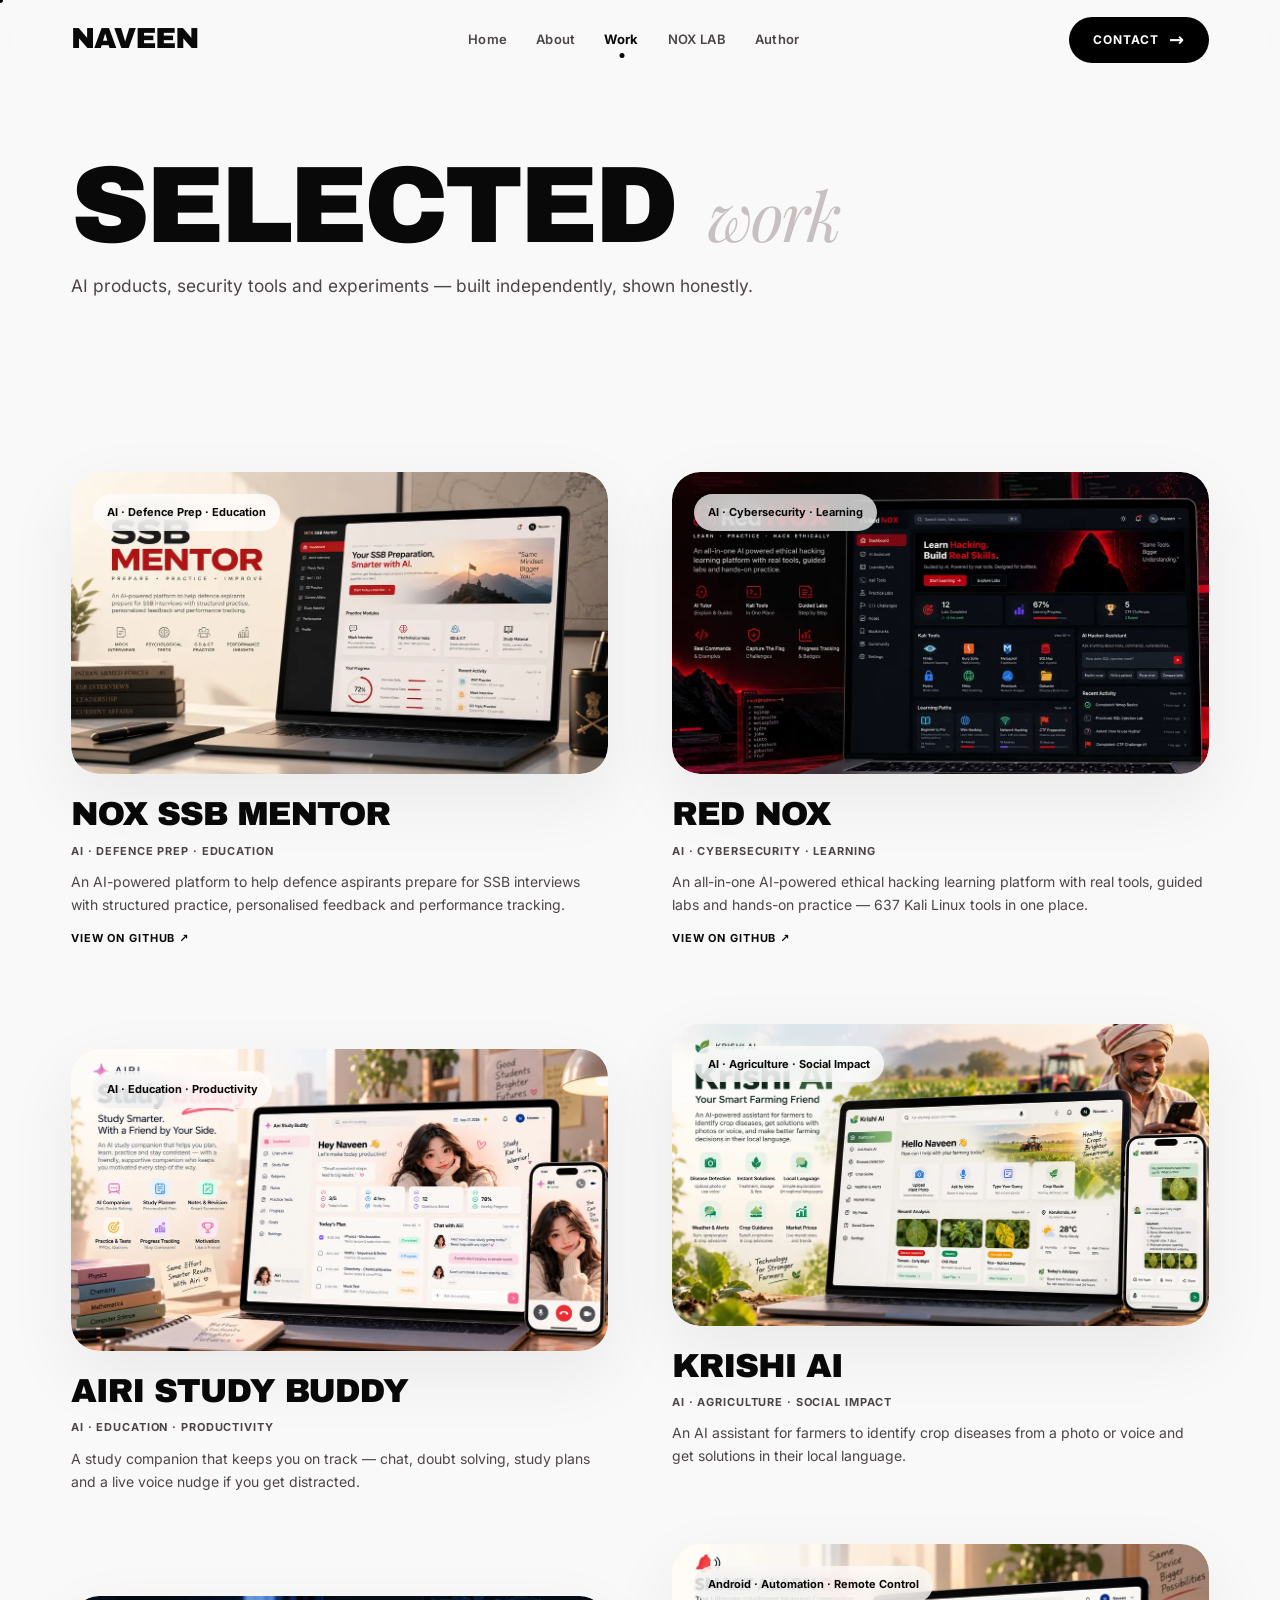
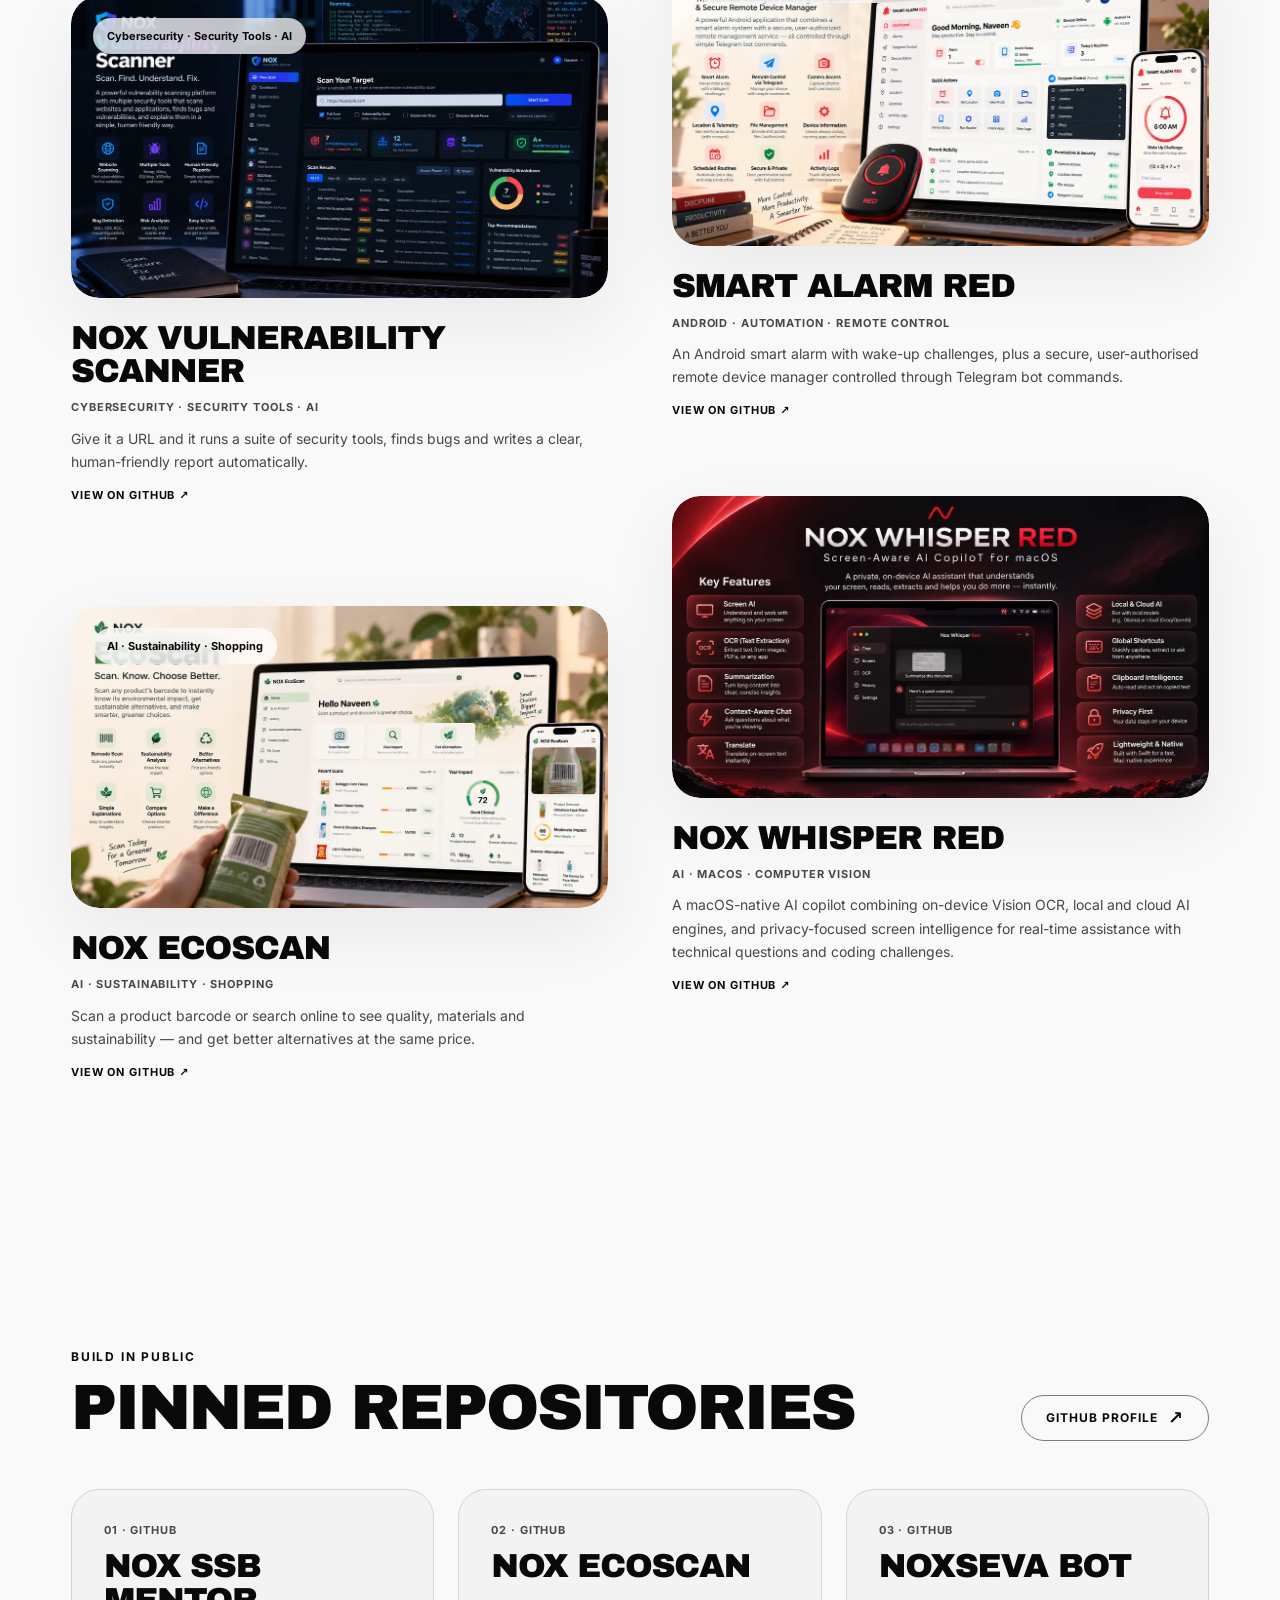
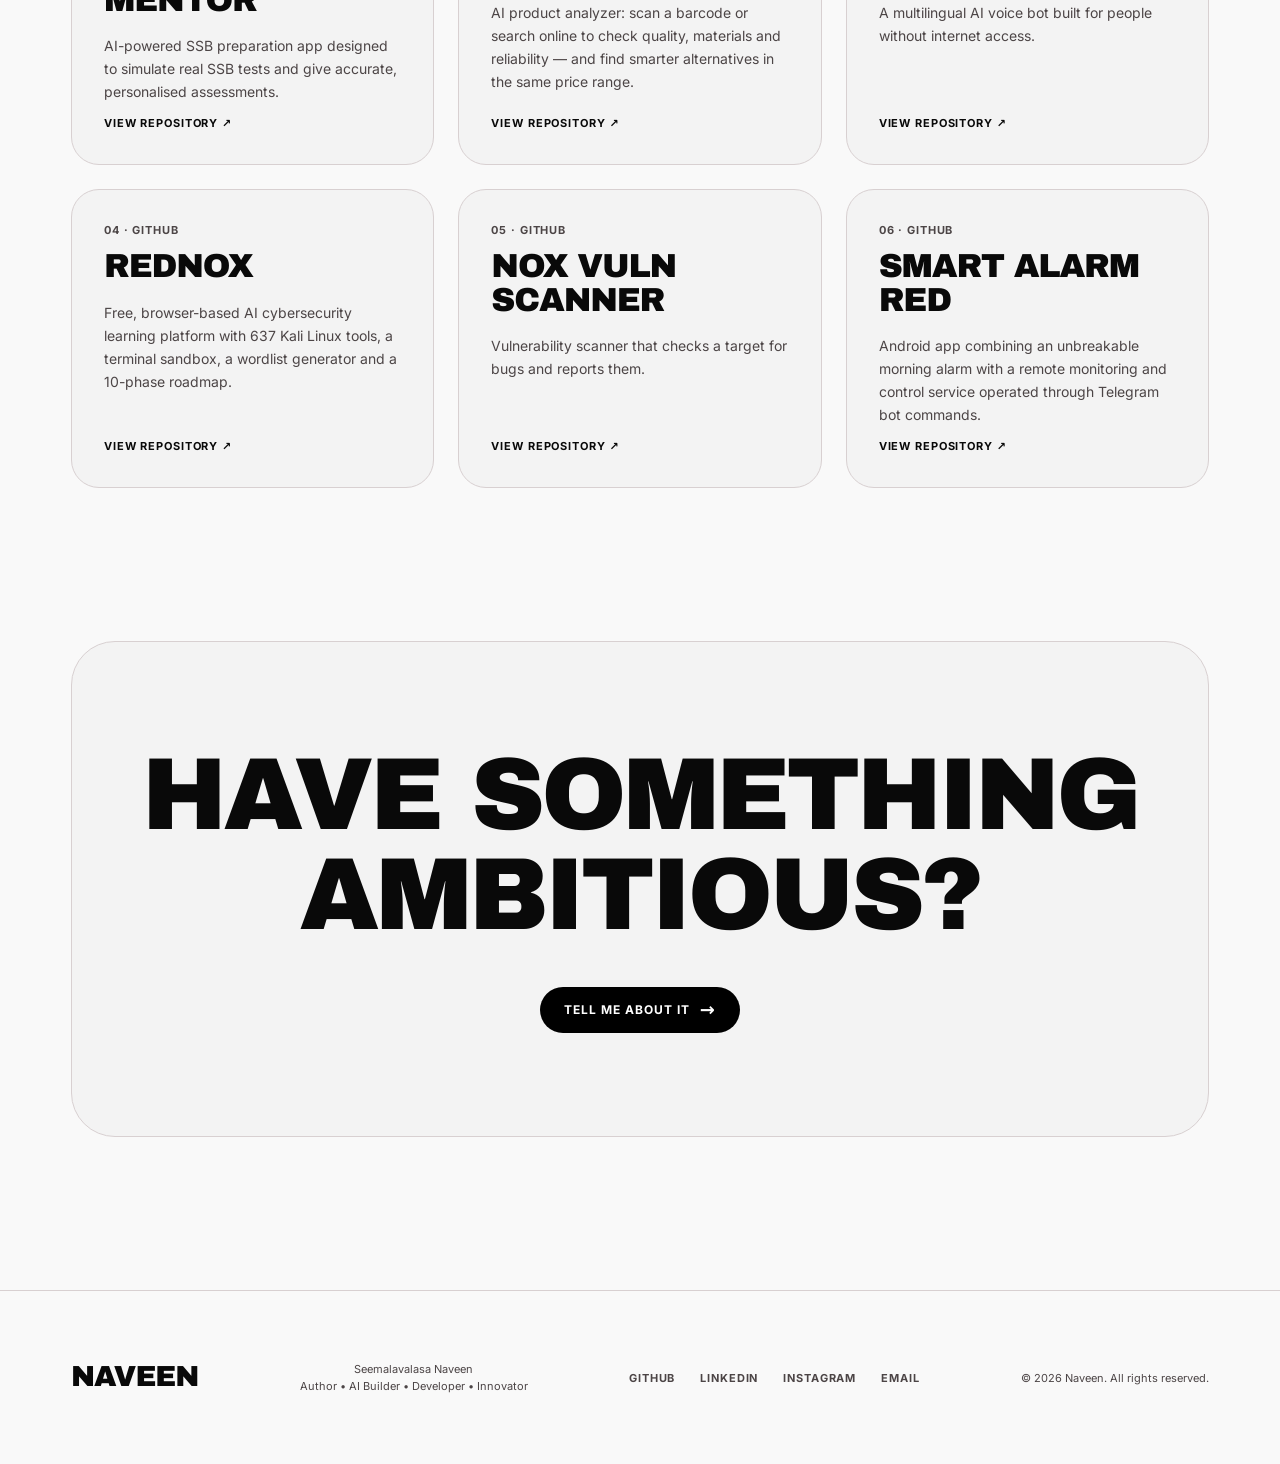
<file: work/index.html>
<!DOCTYPE html><html lang="en"><head><meta charset="utf-8"><meta name="viewport" content="width=device-width, initial-scale=1">
<title>Selected Work — AI, Cybersecurity & Software Projects | Naveen S</title><meta name="description" content="Selected work by Seemalavalasa Naveen: NOX SSB Mentor, Red NOX, Airi Study Buddy, Krishi AI, NOX Vulnerability Scanner, Smart Alarm RED and NOX EcoScan."><meta name="keywords" content="Seemalavalasa Naveen, Naveen S, Naveen author, Seven Years Behind the Gate, Sainik School Korukonda, ProfoundWriters Publication, AI builder, developer, NOX LAB, autonomous agents, cybersecurity, civic technology"><meta name="author" content="Seemalavalasa Naveen"><meta name="robots" content="index, follow, max-image-preview:large, max-snippet:-1, max-video-preview:-1"><meta name="theme-color" content="#f9f9f9">
<link rel="canonical" href="https://seemalavalasanaveen.page.gd/work/">
<meta property="og:type" content="website"><meta property="og:site_name" content="Seemalavalasa Naveen"><meta property="og:locale" content="en_IN"><meta property="og:url" content="https://seemalavalasanaveen.page.gd/work/"><meta property="og:title" content="Selected Work — AI, Cybersecurity & Software Projects | Naveen S"><meta property="og:description" content="Selected work by Seemalavalasa Naveen: NOX SSB Mentor, Red NOX, Airi Study Buddy, Krishi AI, NOX Vulnerability Scanner, Smart Alarm RED and NOX EcoScan."><meta property="og:image" content="https://seemalavalasanaveen.page.gd/assets/images/share.jpg"><meta property="og:image:width" content="1200"><meta property="og:image:height" content="630"><meta property="og:image:alt" content="Seemalavalasa Naveen (Naveen S) — author, AI builder and developer, author of Seven Years Behind the Gate">
<meta name="twitter:card" content="summary_large_image"><meta name="twitter:title" content="Selected Work — AI, Cybersecurity & Software Projects | Naveen S"><meta name="twitter:description" content="Selected work by Seemalavalasa Naveen: NOX SSB Mentor, Red NOX, Airi Study Buddy, Krishi AI, NOX Vulnerability Scanner, Smart Alarm RED and NOX EcoScan."><meta name="twitter:image" content="https://seemalavalasanaveen.page.gd/assets/images/share.jpg"><meta name="twitter:image:alt" content="Seemalavalasa Naveen (Naveen S) — author, AI builder and developer">
<link rel="icon" href="/favicon.ico" sizes="any"><link rel="icon" type="image/png" sizes="32x32" href="/favicon-32x32.png"><link rel="apple-touch-icon" href="/apple-touch-icon.png">
<link rel="preload" href="/assets/fonts/archivo-black-latin.woff2" as="font" type="font/woff2" crossorigin><link rel="preload" href="/assets/fonts/playfair-display-italic.woff2" as="font" type="font/woff2" crossorigin><link rel="preload" href="/assets/fonts/inter-variable.woff2" as="font" type="font/woff2" crossorigin>
<link rel="stylesheet" href="/assets/css/styles.css">
<script type="application/ld+json">{"@context": "https://schema.org", "@graph": [{"@type": "WebSite", "@id": "https://seemalavalasanaveen.page.gd/#website", "url": "https://seemalavalasanaveen.page.gd/", "name": "Seemalavalasa Naveen", "alternateName": "Naveen S", "inLanguage": "en", "publisher": {"@id": "https://seemalavalasanaveen.page.gd/#person"}}, {"@type": "WebPage", "@id": "https://seemalavalasanaveen.page.gd/work/#webpage", "url": "https://seemalavalasanaveen.page.gd/work/", "name": "Selected Work — AI, Cybersecurity & Software Projects | Naveen S", "description": "Selected work by Seemalavalasa Naveen: NOX SSB Mentor, Red NOX, Airi Study Buddy, Krishi AI, NOX Vulnerability Scanner, Smart Alarm RED and NOX EcoScan.", "isPartOf": {"@id": "https://seemalavalasanaveen.page.gd/#website"}, "about": {"@id": "https://seemalavalasanaveen.page.gd/#person"}, "inLanguage": "en"}, {"@type": "Person", "@id": "https://seemalavalasanaveen.page.gd/#person", "name": "Seemalavalasa Naveen", "alternateName": ["Naveen S", "Naveen"], "givenName": "Naveen", "familyName": "Seemalavalasa", "url": "https://seemalavalasanaveen.page.gd/", "image": "https://seemalavalasanaveen.page.gd/assets/images/seemalavalasa-naveen-portrait.webp", "jobTitle": "Author, AI Builder and Developer", "description": "Seemalavalasa Naveen (pen name Naveen S) is an Indian author, AI builder and developer, and the author of the memoir Seven Years Behind the Gate: A Story from Sainik School Korukonda.", "nationality": {"@type": "Country", "name": "India"}, "email": "mailto:5799s.naveen@gmail.com", "alumniOf": {"@type": "EducationalOrganization", "name": "Sainik School Korukonda"}, "knowsAbout": ["Artificial intelligence", "Autonomous agents", "Software development", "Cybersecurity", "Civic technology", "Creative writing", "Photo and video editing"], "sameAs": ["https://www.linkedin.com/in/seemalavalasa-naveen/", "https://github.com/Naveen57990", "https://www.instagram.com/_naveen_5799_/"], "subjectOf": {"@id": "https://seemalavalasanaveen.page.gd/#book"}}, {"@type": "Book", "@id": "https://seemalavalasanaveen.page.gd/#book", "name": "Seven Years Behind the Gate", "alternativeHeadline": "A Story from Sainik School Korukonda", "author": {"@id": "https://seemalavalasanaveen.page.gd/#person"}, "image": "https://seemalavalasanaveen.page.gd/assets/images/seven-years-behind-the-gate-book-cover.jpg", "inLanguage": "en", "genre": ["Memoir", "Coming-of-age"], "description": "A memoir-inspired coming-of-age story based on seven formative years at Sainik School Korukonda.", "url": "https://www.amazon.in/SEVEN-YEARS-BEHIND-GATE-Naveen/dp/B0HJQBPVYP", "sameAs": "https://www.amazon.in/SEVEN-YEARS-BEHIND-GATE-Naveen/dp/B0HJQBPVYP", "workExample": [{"@type": "Book", "bookFormat": "https://schema.org/EBook", "name": "Seven Years Behind the Gate (eBook)", "author": {"@id": "https://seemalavalasanaveen.page.gd/#person"}, "publisher": {"@id": "https://seemalavalasanaveen.page.gd/#person"}, "inLanguage": "en"}, {"@type": "Book", "bookFormat": "https://schema.org/Paperback", "name": "Seven Years Behind the Gate (Paperback)", "author": {"@id": "https://seemalavalasanaveen.page.gd/#person"}, "publisher": {"@type": "Organization", "name": "ProfoundWriters Publication"}, "inLanguage": "en"}]}, {"@type": "BreadcrumbList", "itemListElement": [{"@type": "ListItem", "position": 1, "name": "Home", "item": "https://seemalavalasanaveen.page.gd/"}, {"@type": "ListItem", "position": 2, "name": "Selected Work", "item": "https://seemalavalasanaveen.page.gd/work/"}]}]}</script></head><body data-page="work"><div class="page-transition" aria-hidden="true"><span>NAVEEN</span></div><div class="cursor-dot"></div><div class="cursor-ring"></div>
<a class="skip-link" href="#main">Skip to content</a>
<header class="site-header"><div class="container nav-shell"><a class="brand" href="/">NAVEEN</a>
<nav class="nav-links" aria-label="Primary"><a class="nav-link" href="/">Home</a><a class="nav-link" href="/about/">About</a><a class="nav-link" href="/work/" aria-current="page">Work</a><a class="nav-link" href="/lab/">NOX LAB</a><a class="nav-link" href="/author/">Author</a></nav>
<a class="pill-button nav-cta magnetic" href="/contact/">Contact <span class="arrow">→</span></a>
<button class="menu-toggle" aria-expanded="false" aria-label="Open menu"><span></span></button></div></header>
<aside class="mobile-menu" aria-label="Mobile"><a href="/">Home</a><a href="/about/">About</a><a href="/work/">Work</a><a href="/lab/">NOX LAB</a><a href="/author/">Author</a><a class="pill-button" href="/contact/">Contact <span class="arrow">→</span></a></aside>
<main id="main" class="page-main"><section class="page-hero"><div class="container"><h1 class="reveal">Selected <span class="serif">work</span></h1><p class="body-large reveal">AI products, security tools and experiments — built independently, shown honestly.</p></div></section>
<section class="section-tight"><div class="container"><div class="works-grid"><div class="works-column"><a class="work-card reveal" href="https://github.com/Naveen57990/NOX-SSB-MENTOR" target="_blank" rel="noopener"><div class="work-card-media"><span class="year-chip">AI · Defence Prep · Education</span><img src="/assets/images/nox-ssb-mentor-ai-ssb-preparation.webp" alt="NOX SSB Mentor — AI-powered SSB interview preparation platform by Seemalavalasa Naveen" loading="lazy"></div><h2 class="project-title">NOX SSB Mentor</h2><p class="project-meta">AI · Defence Prep · Education</p><p class="wdesc">An AI-powered platform to help defence aspirants prepare for SSB interviews with structured practice, personalised feedback and performance tracking.</p><span class="project-meta repo-open">View on GitHub ↗</span></a><article class="work-card reveal"><div class="work-card-media"><span class="year-chip">AI · Education · Productivity</span><img src="/assets/images/airi-study-buddy-app.webp" alt="Airi Study Buddy — AI study companion app for students" loading="lazy"></div><h2 class="project-title">Airi Study Buddy</h2><p class="project-meta">AI · Education · Productivity</p><p class="wdesc">A study companion that keeps you on track — chat, doubt solving, study plans and a live voice nudge if you get distracted.</p></article><a class="work-card reveal" href="https://github.com/Naveen57990/NOX-VULN_SCANNER" target="_blank" rel="noopener"><div class="work-card-media"><span class="year-chip">Cybersecurity · Security Tools · AI</span><img src="/assets/images/nox-vulnerability-scanner.webp" alt="NOX Vulnerability Scanner — website security scanning platform with human-friendly reports" loading="lazy"></div><h2 class="project-title">NOX Vulnerability Scanner</h2><p class="project-meta">Cybersecurity · Security Tools · AI</p><p class="wdesc">Give it a URL and it runs a suite of security tools, finds bugs and writes a clear, human-friendly report automatically.</p><span class="project-meta repo-open">View on GitHub ↗</span></a><a class="work-card reveal" href="https://github.com/Naveen57990/NOX-ECOSCAN" target="_blank" rel="noopener"><div class="work-card-media"><span class="year-chip">AI · Sustainability · Shopping</span><img src="/assets/images/nox-ecoscan-sustainable-shopping.webp" alt="NOX EcoScan — barcode scanner app for sustainable product choices" loading="lazy"></div><h2 class="project-title">NOX EcoScan</h2><p class="project-meta">AI · Sustainability · Shopping</p><p class="wdesc">Scan a product barcode or search online to see quality, materials and sustainability — and get better alternatives at the same price.</p><span class="project-meta repo-open">View on GitHub ↗</span></a></div><div class="works-column works-column--offset"><a class="work-card reveal" href="https://github.com/Naveen57990/REDNOX" target="_blank" rel="noopener"><div class="work-card-media"><span class="year-chip">AI · Cybersecurity · Learning</span><img src="/assets/images/red-nox-ethical-hacking-platform.webp" alt="Red NOX — AI ethical hacking and cybersecurity learning platform with Kali Linux tools" loading="lazy"></div><h2 class="project-title">Red NOX</h2><p class="project-meta">AI · Cybersecurity · Learning</p><p class="wdesc">An all-in-one AI-powered ethical hacking learning platform with real tools, guided labs and hands-on practice — 637 Kali Linux tools in one place.</p><span class="project-meta repo-open">View on GitHub ↗</span></a><article class="work-card reveal"><div class="work-card-media"><span class="year-chip">AI · Agriculture · Social Impact</span><img src="/assets/images/krishi-ai-farming-assistant.webp" alt="Krishi AI — AI crop disease detection assistant for farmers" loading="lazy"></div><h2 class="project-title">Krishi AI</h2><p class="project-meta">AI · Agriculture · Social Impact</p><p class="wdesc">An AI assistant for farmers to identify crop diseases from a photo or voice and get solutions in their local language.</p></article><a class="work-card reveal" href="https://github.com/Naveen57990/SMART-ALARM-RED" target="_blank" rel="noopener"><div class="work-card-media"><span class="year-chip">Android · Automation · Remote Control</span><img src="/assets/images/smart-alarm-red-android-app.webp" alt="Smart Alarm RED — Android smart alarm with Telegram bot remote device manager" loading="lazy"></div><h2 class="project-title">Smart Alarm RED</h2><p class="project-meta">Android · Automation · Remote Control</p><p class="wdesc">An Android smart alarm with wake-up challenges, plus a secure, user-authorised remote device manager controlled through Telegram bot commands.</p><span class="project-meta repo-open">View on GitHub ↗</span></a><a class="work-card reveal" href="https://github.com/Naveen57990/nox-whisper-red" target="_blank" rel="noopener"><div class="work-card-media"><img src="/assets/images/nox-whisper-red-macos-ai-copilot.webp" alt="NOX Whisper Red — screen-aware AI copilot for macOS with on-device OCR, summaries and local and cloud AI" loading="lazy" style="object-position:center top"></div><h2 class="project-title">NOX Whisper Red</h2><p class="project-meta">AI · macOS · Computer Vision</p><p class="wdesc">A macOS-native AI copilot combining on-device Vision OCR, local and cloud AI engines, and privacy-focused screen intelligence for real-time assistance with technical questions and coding challenges.</p><span class="project-meta repo-open">View on GitHub ↗</span></a></div></div></div></section>
<section class="section"><div class="container"><div class="section-heading-row"><div><p class="eyebrow reveal">Build in public</p><h2 class="section-title reveal">Pinned Repositories</h2></div><a class="pill-button pill-button--outline magnetic" href="https://github.com/Naveen57990" target="_blank" rel="noopener">GitHub profile <span class="arrow">↗</span></a></div><div class="repo-grid"><a class="repo-card reveal" href="https://github.com/Naveen57990/NOX-SSB-MENTOR" target="_blank" rel="noopener"><span class="project-meta">01 · GitHub</span><h3 class="project-title">NOX SSB MENTOR</h3><p>AI-powered SSB preparation app designed to simulate real SSB tests and give accurate, personalised assessments.</p><span class="project-meta repo-open">View repository ↗</span></a><a class="repo-card reveal" href="https://github.com/Naveen57990/NOX-ECOSCAN" target="_blank" rel="noopener"><span class="project-meta">02 · GitHub</span><h3 class="project-title">NOX ECOSCAN</h3><p>AI product analyzer: scan a barcode or search online to check quality, materials and reliability — and find smarter alternatives in the same price range.</p><span class="project-meta repo-open">View repository ↗</span></a><a class="repo-card reveal" href="https://github.com/Naveen57990/noxseva-bot" target="_blank" rel="noopener"><span class="project-meta">03 · GitHub</span><h3 class="project-title">NOXSEVA BOT</h3><p>A multilingual AI voice bot built for people without internet access.</p><span class="project-meta repo-open">View repository ↗</span></a><a class="repo-card reveal" href="https://github.com/Naveen57990/REDNOX" target="_blank" rel="noopener"><span class="project-meta">04 · GitHub</span><h3 class="project-title">REDNOX</h3><p>Free, browser-based AI cybersecurity learning platform with 637 Kali Linux tools, a terminal sandbox, a wordlist generator and a 10-phase roadmap.</p><span class="project-meta repo-open">View repository ↗</span></a><a class="repo-card reveal" href="https://github.com/Naveen57990/NOX-VULN_SCANNER" target="_blank" rel="noopener"><span class="project-meta">05 · GitHub</span><h3 class="project-title">NOX VULN SCANNER</h3><p>Vulnerability scanner that checks a target for bugs and reports them.</p><span class="project-meta repo-open">View repository ↗</span></a><a class="repo-card reveal" href="https://github.com/Naveen57990/SMART-ALARM-RED" target="_blank" rel="noopener"><span class="project-meta">06 · GitHub</span><h3 class="project-title">SMART ALARM RED</h3><p>Android app combining an unbreakable morning alarm with a remote monitoring and control service operated through Telegram bot commands.</p><span class="project-meta repo-open">View repository ↗</span></a></div></div></section>
<section class="cta"><div class="container"><div class="cta-panel reveal"><h2><span>Have something</span><span>ambitious?</span></h2><a class="pill-button magnetic" href="/contact/">Tell me about it <span class="arrow">→</span></a></div></div></section></main>
<footer class="site-footer"><div class="container footer-grid"><a class="brand" href="/">NAVEEN</a><div class="copyright" style="text-align:center">Seemalavalasa Naveen<br>Author • AI Builder • Developer • Innovator</div>
<nav class="footer-links"><a href="https://github.com/Naveen57990" target="_blank" rel="noopener">GitHub</a><a href="https://www.linkedin.com/in/seemalavalasa-naveen/" target="_blank" rel="noopener">LinkedIn</a><a href="https://www.instagram.com/_naveen_5799_/" target="_blank" rel="noopener">Instagram</a><a href="mailto:5799s.naveen@gmail.com">Email</a></nav>
<div class="copyright">© <span data-year></span> Naveen. All rights reserved.</div></div></footer><script src="/assets/js/gsap.min.js"></script><script src="/assets/js/ScrollTrigger.min.js"></script><script src="/assets/js/main.js"></script></body></html>
</file>
<file: assets/css/styles.css>
@font-face{font-family:"Archivo Black";font-style:normal;font-weight:400;font-display:swap;src:url(../fonts/archivo-black-latin.woff2) format("woff2")}
@font-face{font-family:"Playfair Display";font-style:italic;font-weight:400;font-display:swap;src:url(../fonts/playfair-display-italic.woff2) format("woff2")}
@font-face{font-family:"Playfair Display";font-style:normal;font-weight:400;font-display:swap;src:url(../fonts/playfair-display.woff2) format("woff2")}
@font-face{font-family:"Inter";font-style:normal;font-weight:100 900;font-display:swap;src:url(../fonts/inter-variable.woff2) format("woff2")}
:root {
  --surface: #f9f9f9;
  --surface-pure: #ffffff;
  --surface-low: #f3f3f3;
  --surface-mid: #eeeeee;
  --surface-high: #e8e8e8;
  --ink: #090909;
  --ink-soft: #4c4546;
  --ink-faint: #807879;
  --line: #d8d0d1;
  --peach: #fff1dc;
  --orange: #ff8a00;
  --container: 1440px;
  --gutter: clamp(24px, 5.55vw, 80px);
  --section: clamp(104px, 12vw, 190px);
  --radius-sm: 14px;
  --radius: 24px;
  --radius-lg: 40px;
  --shadow: 0 24px 70px rgba(0, 0, 0, .065);
  --ease: cubic-bezier(.2,.72,.22,1);
}

*, *::before, *::after { box-sizing: border-box; }
html { scroll-behavior: smooth; background: var(--surface); }
body {
  margin: 0;
  min-width: 320px;
  background: var(--surface);
  color: var(--ink);
  font-family: Inter, system-ui, -apple-system, BlinkMacSystemFont, "Segoe UI", sans-serif;
  font-size: 16px;
  line-height: 1.5;
  text-rendering: optimizeLegibility;
  -webkit-font-smoothing: antialiased;
  overflow-x: hidden;
}
body.is-menu-open { overflow: hidden; }
::selection { color: #fff; background: #000; }
a { color: inherit; text-decoration: none; }
button, input, textarea { font: inherit; }
button { color: inherit; }
img { display: block; max-width: 100%; }

.skip-link {
  position: fixed;
  left: 20px;
  top: -100px;
  z-index: 9999;
  padding: 12px 18px;
  border-radius: 999px;
  color: #fff;
  background: #000;
  transition: top .2s ease;
}
.skip-link:focus { top: 20px; }

.container { width: min(100%, var(--container)); margin-inline: auto; padding-inline: var(--gutter); }
.section { padding-block: var(--section); }
.section-tight { padding-block: clamp(72px, 8vw, 124px); }
.eyebrow {
  font-size: 12px;
  font-weight: 700;
  letter-spacing: .15em;
  text-transform: uppercase;
}
.display,
.section-title,
.brand,
.project-title,
.stat-number {
  font-family: "Archivo Black", Impact, Haettenschweiler, "Arial Narrow Bold", sans-serif;
  font-weight: 400;
  text-transform: uppercase;
  letter-spacing: -.035em;
}
.serif { font-family: "Playfair Display", Georgia, serif; font-style: italic; font-weight: 400; }
.section-title { font-size: clamp(44px, 5vw, 76px); line-height: .96; margin: 0; }
.body-large { font-size: clamp(17px, 1.35vw, 20px); line-height: 1.55; color: var(--ink-soft); }
.muted { color: var(--ink-soft); }

.site-header {
  position: fixed;
  inset: 0 0 auto;
  z-index: 1000;
  height: 80px;
  background: rgba(249,249,249,.72);
  backdrop-filter: blur(18px);
  -webkit-backdrop-filter: blur(18px);
  border-bottom: 1px solid transparent;
  transition: height .35s var(--ease), background .35s ease, border-color .35s ease;
}
.site-header.is-scrolled {
  height: 70px;
  background: rgba(249,249,249,.9);
  border-color: rgba(207,196,197,.65);
}
.nav-shell { height: 100%; display: flex; align-items: center; justify-content: space-between; gap: 30px; }
.brand { position: relative; z-index: 1002; font-size: 29px; line-height: 1; }
.nav-links { display: flex; align-items: center; gap: clamp(22px, 2.5vw, 38px); }
.nav-link {
  position: relative;
  padding-block: 8px;
  color: var(--ink-soft);
  font-size: 13px;
  font-weight: 600;
  letter-spacing: .025em;
  transition: color .25s ease, transform .25s ease;
}
.nav-link:hover { color: var(--ink); transform: translateY(-2px); }
.nav-link[aria-current="page"] { color: var(--ink); font-weight: 700; }
.nav-link[aria-current="page"]::after {
  content: "";
  position: absolute;
  width: 5px;
  height: 5px;
  left: 50%;
  bottom: -1px;
  border-radius: 50%;
  background: var(--ink);
  transform: translateX(-50%);
}
.pill-button {
  display: inline-flex;
  align-items: center;
  justify-content: center;
  gap: 10px;
  min-height: 46px;
  padding: 12px 24px;
  border: 0;
  border-radius: 999px;
  background: #000;
  color: #fff;
  font-size: 12px;
  font-weight: 700;
  letter-spacing: .08em;
  text-transform: uppercase;
  cursor: pointer;
  transition: transform .35s var(--ease), background .25s ease, box-shadow .35s var(--ease);
}
.pill-button:hover { transform: translateY(-3px) scale(1.02); background: #292929; box-shadow: 0 14px 28px rgba(0,0,0,.15); }
.pill-button:active { transform: scale(.98); }
.pill-button--outline { color: var(--ink); background: transparent; border: 1px solid var(--ink-faint); }
.pill-button--outline:hover { color: #fff; background: #000; }
.arrow { display: inline-block; font-size: 18px; line-height: 1; transition: transform .3s var(--ease); }
.pill-button:hover .arrow { transform: translateX(4px); }
.menu-toggle { display: none; position: relative; z-index: 1002; width: 46px; height: 46px; padding: 0; border: 0; border-radius: 50%; background: transparent; cursor: pointer; }
.menu-toggle span, .menu-toggle::before, .menu-toggle::after { content: ""; position: absolute; left: 12px; width: 22px; height: 2px; background: #000; transition: transform .35s var(--ease), top .35s var(--ease), opacity .2s ease; }
.menu-toggle::before { top: 15px; }
.menu-toggle span { top: 22px; }
.menu-toggle::after { top: 29px; }
.menu-toggle[aria-expanded="true"]::before { top: 22px; transform: rotate(45deg); }
.menu-toggle[aria-expanded="true"] span { opacity: 0; }
.menu-toggle[aria-expanded="true"]::after { top: 22px; transform: rotate(-45deg); }
.mobile-menu { display: none; }

.page-main { padding-top: 80px; }

/* HOME */
.hero {
  position: relative;
  min-height: max(720px, 96svh);
  display: flex;
  align-items: center;
  overflow: clip;
  isolation: isolate;
}
.hero-glow {
  position: absolute;
  z-index: -2;
  left: 50%;
  top: 46%;
  width: min(76vw, 960px);
  aspect-ratio: 1;
  transform: translate(-50%, -50%);
  border-radius: 50%;
  background: radial-gradient(circle, rgba(255,240,213,.95) 0%, rgba(255,245,225,.58) 35%, rgba(255,245,225,0) 72%);
  filter: blur(8px);
}
.hero-grid { position: relative; display: grid; grid-template-columns: 1fr minmax(320px, 600px) 1fr; align-items: end; min-height: 720px; }
.hero-kicker { position: absolute; z-index: 1; top: 5%; left: 50%; transform: translateX(-50%); margin: 0; white-space: nowrap; font-size: clamp(54px, 6vw, 96px); line-height: 1; }
.hero-side { padding-bottom: 90px; position: relative; z-index: 4; }
.hero-side--right { justify-self: end; text-align: right; max-width: 235px; font-size: 15px; color: var(--ink-soft); }
.status-pill {
  display: inline-flex;
  align-items: center;
  gap: 10px;
  padding: 11px 16px;
  border: 1px solid rgba(255,255,255,.8);
  border-radius: 999px;
  background: rgba(255,255,255,.62);
  backdrop-filter: blur(16px);
  box-shadow: 0 18px 45px rgba(0,0,0,.05);
  font-size: 12px;
  font-weight: 600;
}
.status-dot { width: 8px; height: 8px; border-radius: 50%; background: var(--orange); box-shadow: 0 0 0 5px rgba(255,138,0,.12), 0 0 14px rgba(255,138,0,.7); animation: pulse 2s ease-in-out infinite; }
@keyframes pulse { 50% { opacity: .55; transform: scale(.84); } }
.hero-portrait-wrap { position: relative; z-index: 3; width: min(100%, 540px); justify-self: center; align-self: end; }
.hero-portrait { width: 100%; height: 650px; object-fit: cover; object-position: center bottom; filter: saturate(.86) contrast(1.02); }
.hero-name,
.hero-role {
  position: absolute;
  z-index: 5;
  bottom: 35px;
  margin: 0;
  font-size: clamp(74px, 8.35vw, 132px);
  line-height: .82;
  pointer-events: none;
}
.hero-name { left: 0; text-align: left; }
.hero-role { right: 0; text-align: right; }
.hero-role-mobile { display: none; }

.marquee { overflow: hidden; border-block: 1px solid var(--line); background: var(--surface-low); }
.marquee-track { display: flex; width: max-content; gap: 36px; padding-block: 22px; font-family: "Archivo Black", sans-serif; font-size: clamp(25px, 2.4vw, 38px); line-height: 1; color: #918b8b; text-transform: uppercase; letter-spacing: .06em; animation: marquee 28s linear infinite; }
.marquee-track span { white-space: nowrap; }
@keyframes marquee { to { transform: translateX(-50%); } }

.projects-strip { overflow: hidden; }
.section-heading-row { display: flex; align-items: end; justify-content: space-between; gap: 24px; margin-bottom: 45px; }
.project-rail { display: flex; gap: 30px; overflow-x: auto; padding: 8px var(--gutter) 36px 0; scroll-snap-type: x mandatory; scrollbar-width: none; }
.project-rail::-webkit-scrollbar { display: none; }
.rail-card { flex: 0 0 min(720px, 66vw); scroll-snap-align: start; }
.project-media { position: relative; overflow: hidden; aspect-ratio: 4/3; border-radius: 32px; background: var(--surface-low); box-shadow: var(--shadow); }
.project-media img { width: 100%; height: 100%; object-fit: cover; transition: transform .8s var(--ease), filter .8s var(--ease); }
.project-media::after { content: ""; position: absolute; inset: 0; background: rgba(0,0,0,0); transition: background .45s ease; }
.project-chip { position: absolute; z-index: 2; left: 30px; bottom: 26px; padding: 12px 18px; border-radius: 999px; background: rgba(255,255,255,.78); backdrop-filter: blur(16px); font-size: 12px; font-weight: 700; opacity: 0; transform: translateY(10px); transition: opacity .35s ease, transform .35s var(--ease); }
.rail-card:hover img, .work-card:hover img { transform: scale(1.045); filter: saturate(1.05); }
.rail-card:hover .project-media::after { background: rgba(0,0,0,.08); }
.rail-card:hover .project-chip { opacity: 1; transform: translateY(0); }

.services-grid { display: grid; grid-template-columns: .9fr 1fr 1fr 1fr; gap: clamp(24px, 4vw, 68px); }
.service-card { border-top: 1px solid var(--line); padding-top: 28px; }
.service-index { display: inline-block; margin-bottom: 48px; font-size: 11px; font-weight: 700; color: var(--ink-faint); }
.service-card h3 { margin: 0 0 16px; font-size: 18px; }
.service-card p { margin: 0; color: var(--ink-soft); font-size: 14px; line-height: 1.65; }

.experience-header { margin-bottom: 48px; text-align: right; }
.experience-list { border-top: 1px solid var(--line); }
.experience-row { display: grid; grid-template-columns: 1.1fr 1fr 1fr; gap: 30px; padding: 28px 8px; border-bottom: 1px solid var(--line); transition: padding .35s var(--ease), background .3s ease; }
.experience-row:hover { padding-inline: 18px; background: rgba(255,255,255,.7); }
.experience-row strong { font-size: 14px; }
.experience-row span { font-size: 12px; color: var(--ink-soft); }

.quote-card { max-width: 820px; margin-inline: auto; padding: clamp(48px, 7vw, 90px); border: 1px solid rgba(207,196,197,.7); border-radius: 34px; background: var(--surface-low); text-align: center; }
.quote-card blockquote { margin: 0; font-family: "Playfair Display", serif; font-style: italic; font-size: clamp(26px, 3vw, 42px); line-height: 1.2; }
.quote-person { display: flex; align-items: center; justify-content: center; gap: 14px; margin-top: 34px; }
.quote-avatar { width: 38px; height: 38px; border-radius: 50%; object-fit: cover; }
.quote-person small { display: block; color: var(--ink-soft); }

.cta { padding-block: 0 var(--section); }
.cta-panel { padding: clamp(60px, 8vw, 112px) 24px; border: 1px solid var(--line); border-radius: 44px; background: var(--surface-low); text-align: center; overflow: hidden; }
.cta-panel h2 { margin: 0 0 42px; font-family: "Archivo Black", sans-serif; font-size: clamp(62px, 9vw, 140px); line-height: .82; letter-spacing: -.04em; text-transform: uppercase; }

/* WORKS */
.page-hero { padding: clamp(74px, 8vw, 122px) 0 clamp(62px, 8vw, 112px); }
.page-hero h1 { margin: 0 0 26px; font-family: "Archivo Black", sans-serif; font-size: clamp(74px, 10vw, 154px); line-height: .85; letter-spacing: -.045em; text-transform: uppercase; }
.page-hero h1 .serif { display: inline-block; color: #c8c0c0; font-size: .62em; text-transform: lowercase; letter-spacing: -.04em; }
.page-hero p { max-width: 720px; margin: 0; }
.works-grid { display: grid; grid-template-columns: repeat(2, minmax(0, 1fr)); gap: clamp(30px, 5vw, 70px); align-items: start; }
.works-column { display: grid; gap: clamp(62px, 8vw, 118px); min-width: 0; }
.works-column--offset { padding-top: 0; gap: clamp(42px, 6vw, 86px); }
.work-card { min-width: 0; }
.work-card-media { position: relative; display: grid; place-items: center; overflow: hidden; margin-bottom: 24px; padding: clamp(18px, 3.2vw, 48px); border-radius: 28px; background: var(--surface-low); box-shadow: var(--shadow); }
#nexus .work-card-media { aspect-ratio: 4/5; background: linear-gradient(145deg, #ffe2c3, #fff2e6 55%, #f2eee8); }
#aura .work-card-media { aspect-ratio: 1; }
#lumina .work-card-media { aspect-ratio: 16/10; }
#studio .work-card-media { aspect-ratio: 4/3; }
.work-card-media img { width: 100%; height: 100%; object-fit: cover; border-radius: 16px; transition: transform .8s var(--ease); }
.year-chip { position: absolute; top: 22px; left: 22px; z-index: 2; padding: 10px 14px; border-radius: 999px; background: rgba(255,255,255,.74); backdrop-filter: blur(15px); font-size: 11px; font-weight: 700; }
.year-chip.is-live { display: flex; align-items: center; gap: 8px; }
.project-title { margin: 0 0 5px; font-size: clamp(26px, 2.6vw, 40px); line-height: 1; }
.project-meta { display: flex; gap: 10px; color: var(--ink-soft); font-size: 11px; font-weight: 700; letter-spacing: .08em; text-transform: uppercase; }
.load-more { margin-top: 98px; text-align: center; }

/* ABOUT */
.about-hero { position: relative; padding: clamp(62px, 7vw, 100px) 0 70px; isolation: isolate; }
.about-hero::before { content: ""; position: absolute; z-index: -1; left: 25%; top: 0; width: 75%; height: 110%; background: radial-gradient(circle, rgba(255,242,220,.78), transparent 68%); }
.about-grid { display: grid; grid-template-columns: 7fr 5fr; gap: clamp(36px, 5vw, 70px); align-items: center; }
.about-title { margin: 0 0 28px; font-family: "Archivo Black", sans-serif; line-height: .78; text-transform: uppercase; letter-spacing: -.045em; }
.about-title .line-a { display: block; font-size: clamp(78px, 9vw, 138px); }
.about-title .line-b { display: block; margin: -5px 0 4px 22%; color: #666; font-family: "Playfair Display", serif; font-size: clamp(58px, 7vw, 106px); font-style: italic; font-weight: 400; text-transform: lowercase; letter-spacing: -.04em; }
.about-title .line-c { display: block; font-size: clamp(92px, 11vw, 164px); }
.about-status { margin: 0 0 35px; }
.about-copy { max-width: 660px; }
.about-photo { overflow: hidden; aspect-ratio: 4/5; border-radius: 44px; box-shadow: var(--shadow); }
.about-photo img { width: 100%; height: 100%; object-fit: cover; }
.journey-grid { display: grid; grid-template-columns: 4fr 8fr; gap: clamp(40px, 7vw, 100px); }
.journey-title { position: sticky; top: 120px; align-self: start; }
.journey-copy { display: grid; gap: 32px; }
.journey-copy p { margin: 0; }
.stats { display: grid; grid-template-columns: repeat(4, 1fr); gap: 30px; padding-top: 42px; border-top: 1px solid var(--line); }
.stat-number { display: block; font-size: clamp(60px, 6vw, 92px); line-height: 1; }
.stat-label { display: block; margin-top: 10px; color: var(--ink-soft); font-size: 10px; font-weight: 700; letter-spacing: .12em; text-transform: uppercase; }
.skills-marquee .marquee-track { padding-block: 30px; color: #000; font-size: clamp(54px, 8vw, 116px); letter-spacing: -.02em; }
.timeline-title { margin-bottom: 54px; }
.timeline-row { display: grid; grid-template-columns: 2fr 3fr 5fr; gap: 32px; padding: 32px 12px; border-bottom: 1px solid var(--line); transition: background .3s ease, padding .35s var(--ease); }
.timeline-row:first-of-type { border-top: 1px solid var(--line); }
.timeline-row:hover { padding-inline: 24px; background: var(--surface-low); }
.timeline-date { color: var(--ink-soft); font-size: 11px; font-weight: 700; letter-spacing: .08em; }
.timeline-role h3 { margin: 0; font-size: 17px; }
.timeline-role span { color: var(--ink-faint); font-size: 13px; }
.timeline-detail p { margin: 0 0 14px; color: var(--ink-soft); font-size: 13px; line-height: 1.65; }
.tags { display: flex; flex-wrap: wrap; gap: 8px; }
.tag { padding: 5px 11px; border: 1px solid var(--line); border-radius: 999px; color: var(--ink-soft); font-size: 10px; }

/* CONTACT */
.contact-main { position: relative; min-height: calc(100svh - 80px); display: grid; place-items: center; padding: clamp(70px, 9vw, 130px) 0; isolation: isolate; }
.contact-main::before { content: ""; position: absolute; z-index: -1; width: min(90vw, 1000px); aspect-ratio: 1; left: 50%; top: 47%; transform: translate(-50%,-50%); background: radial-gradient(circle, rgba(255,242,220,.85), rgba(255,245,225,0) 70%); }
.contact-wrap { width: min(100%, 900px); text-align: center; }
.contact-title { margin: 0 0 28px; font-family: "Archivo Black", sans-serif; font-size: clamp(72px, 10vw, 144px); line-height: .87; letter-spacing: -.04em; text-transform: uppercase; }
.contact-intro { max-width: 630px; margin: 0 auto 52px; color: var(--ink-soft); font-size: 17px; }
.contact-form { position: relative; overflow: hidden; padding: clamp(30px, 5vw, 58px); border: 1px solid rgba(207,196,197,.72); border-radius: 28px; background: rgba(255,255,255,.66); backdrop-filter: blur(12px); box-shadow: var(--shadow); text-align: left; }
.contact-form::before { content: ""; position: absolute; width: 330px; height: 330px; right: -160px; top: -180px; border-radius: 50%; background: #fff0d7; filter: blur(55px); opacity: .7; }
.form-grid { position: relative; z-index: 1; display: grid; grid-template-columns: 1fr 1fr; gap: 30px; }
.field--full { grid-column: 1 / -1; }
.field label { display: block; margin-bottom: 6px; font-size: 10px; font-weight: 700; letter-spacing: .14em; text-transform: uppercase; }
.field input, .field textarea { width: 100%; padding: 12px 0; color: var(--ink); background: transparent; border: 0; border-bottom: 1.5px solid #ded8d8; border-radius: 0; outline: none; transition: border-color .25s ease; }
.field textarea { min-height: 100px; resize: vertical; }
.field input:focus, .field textarea:focus { border-color: #000; }
.field input::placeholder, .field textarea::placeholder { color: #aaa2a2; }
.field-error { min-height: 18px; padding-top: 5px; color: #9a1414; font-size: 11px; }
.form-actions { grid-column: 1 / -1; display: flex; align-items: center; justify-content: space-between; gap: 20px; padding-top: 8px; }
.form-status { margin: 0; color: var(--ink-soft); font-size: 12px; }

/* FOOTER */
.site-footer { padding: 70px 0; border-top: 1px solid var(--line); background: var(--surface); }
.footer-grid { display: flex; align-items: center; justify-content: space-between; gap: 32px; }
.footer-links { display: flex; align-items: center; gap: 25px; }
.footer-links a { color: var(--ink-soft); font-size: 11px; font-weight: 700; letter-spacing: .08em; text-transform: uppercase; transition: color .25s ease; }
.footer-links a:hover { color: #000; }
.copyright { color: var(--ink-soft); font-size: 11px; }

/* MOTION */
.reveal { opacity: 0; transform: translateY(34px); }
.reveal-left { opacity: 0; transform: translateX(-50px); }
.reveal-right { opacity: 0; transform: translateX(50px); }
.clip-reveal { clip-path: inset(0 0 100% 0); }
.no-js .reveal, .no-js .reveal-left, .no-js .reveal-right { opacity: 1; transform: none; }
.no-js .clip-reveal { clip-path: inset(0); }
.page-transition { position: fixed; z-index: 5000; inset: 0; display: grid; place-items: center; background: #000; color: #fff; transform: scaleY(0); transform-origin: bottom; pointer-events: none; }
.page-transition span { font-family: "Archivo Black", sans-serif; font-size: clamp(70px, 12vw, 180px); letter-spacing: -.04em; }
.cursor-dot, .cursor-ring { position: fixed; z-index: 6000; left: 0; top: 0; border-radius: 50%; pointer-events: none; transform: translate(-50%,-50%); }
.cursor-dot { width: 6px; height: 6px; background: #000; }
.cursor-ring { width: 34px; height: 34px; border: 1px solid rgba(0,0,0,.5); transition: width .25s var(--ease), height .25s var(--ease), background .25s ease; }
body.cursor-active .cursor-ring { width: 58px; height: 58px; background: rgba(255,255,255,.32); backdrop-filter: blur(3px); }

@media (max-width: 960px) {
  :root { --gutter: 28px; }
  .nav-links, .nav-cta { display: none; }
  .menu-toggle { display: block; }
  .mobile-menu { position: fixed; z-index: 1001; inset: 0; display: grid; align-content: center; justify-items: center; gap: 20px; background: rgba(249,249,249,.97); opacity: 0; visibility: hidden; transform: translateY(-12px); transition: opacity .3s ease, visibility .3s ease, transform .4s var(--ease); }
  .mobile-menu.is-open { opacity: 1; visibility: visible; transform: translateY(0); }
  .mobile-menu a { font-family: "Archivo Black", sans-serif; font-size: clamp(48px, 12vw, 78px); line-height: .95; text-transform: uppercase; }
  .mobile-menu .pill-button { margin-top: 18px; font-family: Inter, sans-serif; font-size: 12px; }
  .hero { min-height: auto; padding: 60px 0 70px; }
  .hero-grid { grid-template-columns: 1fr; min-height: 760px; align-items: end; }
  .hero-kicker { top: 4%; font-size: clamp(52px, 10vw, 78px); }
  .hero-side--left { position: absolute; left: 0; bottom: 52px; }
  .hero-side--right { position: absolute; right: 0; bottom: 52px; }
  .hero-portrait-wrap { width: min(64vw, 450px); }
  .hero-portrait { height: 610px; }
  .hero-name, .hero-role { font-size: clamp(72px, 12vw, 110px); }
  .hero-role { display: none; }
  .hero-role-mobile { display: block; margin: -20px 0 0; text-align: center; font-size: clamp(70px, 13vw, 112px); line-height: .82; }
  .services-grid { grid-template-columns: 1fr 1fr; }
  .services-grid > .section-title { grid-column: 1 / -1; }
  .experience-row { grid-template-columns: 1fr 1fr; }
  .experience-row > :last-child { grid-column: 2; }
  .about-grid { grid-template-columns: 1fr; }
  .about-photo { max-width: 620px; }
  .journey-grid { grid-template-columns: 1fr; }
  .journey-title { position: static; }
  .timeline-row { grid-template-columns: 1fr 2fr; }
  .timeline-detail { grid-column: 2; }
}

@media (max-width: 700px) {
  :root { --gutter: 22px; --section: 112px; }
  .site-header, .site-header.is-scrolled { height: 68px; }
  .brand { font-size: 25px; }
  .page-main { padding-top: 68px; }
  .hero { padding-top: 20px; }
  .hero-grid { min-height: 600px; }
  .hero-kicker { top: 2%; font-size: 47px; }
  .hero-portrait-wrap { width: 69vw; }
  .hero-portrait { height: 420px; }
  .hero-side--left { left: 50%; bottom: 8px; transform: translateX(-50%); width: max-content; }
  .hero-side--right { right: 0; bottom: 125px; max-width: 130px; font-size: 10px; line-height: 1.4; }
  .hero-name { bottom: 95px; font-size: 58px; }
  .hero-role-mobile { margin: -2px 0 0; font-size: 60px; }
  .status-pill { padding: 8px 12px; font-size: 10px; }
  .section-heading-row { align-items: start; flex-direction: column; }
  .rail-card { flex-basis: 87vw; }
  .project-media { border-radius: 23px; }
  .services-grid { grid-template-columns: 1fr; }
  .services-grid > .section-title { grid-column: auto; }
  .service-index { margin-bottom: 24px; }
  .experience-header { text-align: left; }
  .experience-row { grid-template-columns: 1fr; gap: 10px; }
  .experience-row > :last-child { grid-column: auto; }
  .quote-card { padding-inline: 28px; }
  .cta-panel { border-radius: 30px; }
  .works-grid { grid-template-columns: 1fr; }
  .works-column, .works-column--offset { gap: 58px; padding-top: 0; }
  .page-hero { padding-top: 68px; }
  .page-hero h1 .serif { display: block; margin-left: 24%; }
  .about-title .line-b { margin-left: 15%; }
  .about-photo { border-radius: 30px; }
  .stats { grid-template-columns: 1fr 1fr; }
  .timeline-row { grid-template-columns: 1fr; gap: 10px; }
  .timeline-detail { grid-column: auto; }
  .form-grid { grid-template-columns: 1fr; }
  .field--full, .form-actions { grid-column: auto; }
  .form-actions { align-items: stretch; flex-direction: column; }
  .form-actions .pill-button { align-self: flex-end; }
  .footer-grid { flex-direction: column; text-align: center; }
  .footer-links { flex-wrap: wrap; justify-content: center; }
  .cursor-dot, .cursor-ring { display: none; }
}

@media (prefers-reduced-motion: reduce) {
  html { scroll-behavior: auto; }
  *, *::before, *::after { animation-duration: .001ms !important; animation-iteration-count: 1 !important; scroll-behavior: auto !important; transition-duration: .001ms !important; }
  .reveal, .reveal-left, .reveal-right { opacity: 1 !important; transform: none !important; }
  .clip-reveal { clip-path: inset(0) !important; }
  .cursor-dot, .cursor-ring { display: none; }
}

/* ===== 2026 refinement: native scroll, collision-safe hero, expanded services ===== */
html {
  scroll-padding-top: 90px;
  overscroll-behavior-y: auto;
}
body {
  touch-action: pan-y pinch-zoom;
  overflow-wrap: anywhere;
}
.display,
.section-title,
.page-hero h1,
.about-title,
.contact-title,
.cta-panel h2 {
  text-wrap: balance;
}
.section-title { line-height: 1; }
.page-hero h1 { line-height: .92; }
.contact-title { line-height: .94; }
.cta-panel h2 { line-height: .92; }
.about-title { line-height: .9; }
.about-title .line-b { margin-top: 0; margin-bottom: 8px; }

/* Header order is Home, About, Services, Work */
.nav-links { gap: clamp(20px, 2.25vw, 34px); }

/* Collision-safe home hero */
.hero {
  min-height: auto;
  padding: clamp(54px, 6vw, 88px) 0 clamp(72px, 8vw, 118px);
  align-items: stretch;
  overflow: hidden;
}
.hero-glow {
  z-index: -1;
  top: 51%;
  width: min(82vw, 1050px);
  background: radial-gradient(circle, rgba(255,226,183,.92) 0%, rgba(255,241,216,.66) 38%, rgba(255,248,236,0) 73%);
}
.hero-stage {
  position: relative;
  display: grid;
  grid-template-columns: minmax(190px, 1fr) minmax(320px, 500px) minmax(190px, 1fr);
  grid-template-areas:
    "kicker kicker kicker"
    "meta portrait specialty"
    "name portrait role";
  grid-template-rows: auto auto minmax(390px, 1fr);
  column-gap: clamp(20px, 3vw, 54px);
  row-gap: 22px;
  min-height: min(760px, calc(100svh - 110px));
  align-items: center;
}
.hero-kicker {
  grid-area: kicker;
  position: relative;
  z-index: 5;
  top: auto;
  left: auto;
  transform: none;
  justify-self: center;
  margin: 0 0 8px;
  font-size: clamp(58px, 6.2vw, 96px);
  line-height: 1.05;
}
.hero-meta {
  grid-area: meta;
  position: relative;
  z-index: 6;
  align-self: start;
  display: grid;
  justify-items: start;
  gap: 14px;
  padding-top: clamp(18px, 4vw, 68px);
}
.hero-location {
  padding-left: 4px;
  color: var(--ink-faint);
  font-size: 10px;
  font-weight: 700;
  letter-spacing: .1em;
  text-transform: uppercase;
}
.hero-specialty {
  grid-area: specialty;
  position: relative;
  z-index: 6;
  align-self: start;
  justify-self: end;
  max-width: 245px;
  margin: 0;
  padding-top: clamp(18px, 4vw, 68px);
  color: var(--ink-soft);
  font-size: 14px;
  line-height: 1.65;
  text-align: right;
}
.hero-name,
.hero-role {
  position: relative;
  z-index: 7;
  right: auto;
  bottom: auto;
  left: auto;
  width: 100%;
  margin: 0;
  font-size: clamp(64px, 6.6vw, 108px);
  line-height: .9;
  letter-spacing: -.045em;
  pointer-events: none;
}
.hero-name {
  grid-area: name;
  align-self: end;
  text-align: left;
}
.hero-role {
  grid-area: role;
  align-self: end;
  text-align: right;
  font-size: clamp(54px, 5.65vw, 92px);
}
.hero-name span,
.hero-role span { display: block; }
.hero-portrait-wrap {
  grid-area: portrait;
  position: relative;
  z-index: 4;
  width: 100%;
  max-width: 500px;
  height: clamp(520px, 47vw, 650px);
  justify-self: center;
  align-self: end;
  display: grid;
  place-items: end center;
  filter: drop-shadow(0 32px 40px rgba(71, 48, 29, .13));
}
.hero-portrait-wrap::before {
  content: "";
  position: absolute;
  z-index: -1;
  left: 50%;
  bottom: 4%;
  width: 94%;
  height: 82%;
  transform: translateX(-50%);
  border-radius: 48% 48% 28% 28% / 38% 38% 20% 20%;
  background: linear-gradient(180deg, rgba(255,255,255,.45), rgba(255,241,218,.08));
  border: 1px solid rgba(255,255,255,.72);
  backdrop-filter: blur(7px);
}
.hero-portrait {
  position: relative;
  z-index: 2;
  width: 100%;
  height: 100%;
  object-fit: contain;
  object-position: center bottom;
  filter: saturate(.9) contrast(1.02);
}
.hero-orbit {
  position: absolute;
  z-index: 1;
  border: 1px solid rgba(132, 91, 47, .22);
  border-radius: 50%;
  pointer-events: none;
}
.hero-orbit--one { width: 88%; aspect-ratio: 1; top: 13%; left: 7%; animation: orbitFloat 8s ease-in-out infinite; }
.hero-orbit--two { width: 62%; aspect-ratio: 1; top: 27%; left: 19%; animation: orbitFloat 8s 1.3s ease-in-out infinite reverse; }
@keyframes orbitFloat { 50% { transform: translateY(-9px) scale(1.025); opacity: .55; } }

/* Four visible home projects */
.project-showcase-grid {
  display: grid;
  grid-template-columns: repeat(2, minmax(0, 1fr));
  gap: clamp(34px, 5vw, 76px) clamp(24px, 3vw, 44px);
}
.showcase-card { min-width: 0; }
.showcase-card:nth-child(even) { margin-top: clamp(42px, 7vw, 104px); }
.showcase-media {
  position: relative;
  overflow: hidden;
  aspect-ratio: 4 / 3;
  border-radius: 30px;
  background: var(--surface-low);
  box-shadow: var(--shadow);
}
.showcase-media--peach { background: linear-gradient(145deg, #ffe2c3, #fff3e8); }
.showcase-media img {
  width: 100%;
  height: 100%;
  object-fit: cover;
  transition: transform .8s var(--ease), filter .8s var(--ease);
}
.showcase-card:first-child .showcase-media img { object-position: center 30%; }
.showcase-card:hover .showcase-media img,
.showcase-card:focus-visible .showcase-media img { transform: scale(1.045); filter: saturate(1.05); }
.showcase-card:hover .project-chip,
.showcase-card:focus-visible .project-chip { opacity: 1; transform: translateY(0); }
.showcase-caption { display: flex; justify-content: space-between; align-items: baseline; gap: 18px; padding-top: 18px; }
.showcase-caption h3 { margin: 0; font-family: "Archivo Black", sans-serif; font-size: clamp(27px, 3vw, 43px); line-height: 1; text-transform: uppercase; letter-spacing: -.03em; }
.showcase-caption span { color: var(--ink-soft); font-size: 10px; font-weight: 700; letter-spacing: .08em; text-transform: uppercase; text-align: right; }

/* Service cards with project previews */
.services-home { overflow: visible; }
.services-heading {
  display: grid;
  grid-template-columns: 1fr 1fr;
  align-items: end;
  gap: 30px;
  margin-bottom: clamp(70px, 8vw, 116px);
}
.services-heading .eyebrow { grid-column: 1 / -1; }
.services-heading p { justify-self: end; max-width: 500px; margin: 0; color: var(--ink-soft); font-size: 16px; line-height: 1.7; }
.service-preview-grid {
  display: grid;
  grid-template-columns: repeat(4, minmax(0, 1fr));
  border-top: 1px solid var(--line);
}
.service-card--rich {
  position: relative;
  z-index: 1;
  min-height: 330px;
  padding: 28px 24px 74px;
  border-top: 0;
  border-right: 1px solid var(--line);
  transition: background .35s ease, transform .4s var(--ease), z-index 0s;
}
.service-card--rich:first-child { border-left: 1px solid var(--line); }
.service-card--rich:hover,
.service-card--rich:focus-visible { z-index: 20; background: rgba(255,255,255,.78); transform: translateY(-8px); outline: none; }
.service-card--rich .service-index { margin-bottom: 68px; }
.service-card--rich h3 { max-width: 190px; margin: 0 0 18px; font-family: "Archivo Black", sans-serif; font-size: 28px; line-height: 1; text-transform: uppercase; letter-spacing: -.025em; }
.service-card--rich p { max-width: 250px; }
.service-arrow { position: absolute; right: 23px; bottom: 22px; display: grid; place-items: center; width: 38px; height: 38px; border: 1px solid var(--line); border-radius: 50%; font-size: 18px; transition: transform .35s var(--ease), background .3s ease, color .3s ease; }
.service-card--rich:hover .service-arrow,
.service-card--rich:focus-visible .service-arrow { transform: rotate(45deg); color: white; background: black; }
.service-preview {
  position: absolute;
  z-index: 30;
  left: 50%;
  top: -190px;
  width: min(260px, 24vw);
  margin: 0;
  padding: 9px;
  border: 1px solid rgba(255,255,255,.8);
  border-radius: 20px;
  background: rgba(255,255,255,.8);
  box-shadow: 0 30px 70px rgba(0,0,0,.18);
  backdrop-filter: blur(15px);
  opacity: 0;
  pointer-events: none;
  transform: translate(-50%, 22px) rotate(-2deg) scale(.92);
  transition: opacity .3s ease, transform .45s var(--ease);
}
.service-card--rich:nth-child(even) .service-preview { transform: translate(-50%, 22px) rotate(2deg) scale(.92); }
.service-card--rich:hover .service-preview,
.service-card--rich:focus-visible .service-preview { opacity: 1; transform: translate(-50%, 0) rotate(-2deg) scale(1); }
.service-card--rich:nth-child(even):hover .service-preview,
.service-card--rich:nth-child(even):focus-visible .service-preview { transform: translate(-50%, 0) rotate(2deg) scale(1); }
.service-preview img { width: 100%; aspect-ratio: 16 / 10; object-fit: cover; border-radius: 13px; }
.service-preview figcaption { display: flex; justify-content: space-between; gap: 12px; padding: 10px 5px 3px; font-size: 10px; }
.service-preview figcaption span { color: var(--ink-faint); text-align: right; }

.experience-header { display: grid; justify-items: end; gap: 8px; }
.experience-row { min-height: 82px; align-items: center; }

/* Dedicated services page */
.services-page-hero { padding-bottom: clamp(58px, 7vw, 92px); }
.services-page-hero .eyebrow { display: block; margin-bottom: 28px; }
.services-intro { display: flex; align-items: end; justify-content: space-between; gap: 30px; }
.services-intro p { max-width: 720px; margin: 0; }
.service-detail-list { display: grid; }
.service-detail {
  display: grid;
  grid-template-columns: minmax(0, .9fr) minmax(360px, 1.1fr);
  gap: clamp(38px, 7vw, 110px);
  align-items: center;
  padding: clamp(70px, 9vw, 130px) 0;
  border-top: 1px solid var(--line);
}
.service-detail:nth-child(even) .service-detail-copy { order: 2; }
.service-detail:nth-child(even) .service-detail-media { order: 1; }
.service-number { display: block; margin-bottom: 40px; color: var(--ink-faint); font-size: 12px; font-weight: 700; letter-spacing: .14em; }
.service-detail-copy h2 { margin: 0 0 24px; font-family: "Archivo Black", sans-serif; font-size: clamp(52px, 6.3vw, 94px); line-height: .96; letter-spacing: -.035em; text-transform: uppercase; }
.service-detail-copy > p { max-width: 610px; margin: 0 0 28px; color: var(--ink-soft); font-size: 16px; line-height: 1.75; }
.service-detail-copy ul { display: grid; gap: 10px; margin: 0 0 32px; padding: 0; list-style: none; }
.service-detail-copy li { position: relative; padding-left: 20px; font-size: 13px; }
.service-detail-copy li::before { content: ""; position: absolute; left: 0; top: .65em; width: 6px; height: 6px; border-radius: 50%; background: var(--orange); }
.service-detail-copy > a { display: inline-flex; align-items: center; gap: 12px; padding-bottom: 5px; border-bottom: 1px solid; font-size: 12px; font-weight: 700; letter-spacing: .08em; text-transform: uppercase; }
.service-detail-copy > a span { font-size: 17px; transition: transform .3s var(--ease); }
.service-detail-copy > a:hover span { transform: translate(3px,-3px); }
.service-detail-media { position: relative; overflow: hidden; margin: 0; padding: 16px; border-radius: 34px; background: linear-gradient(145deg, #fff4e6, #f1efec); box-shadow: var(--shadow); }
.service-detail-media img { width: 100%; aspect-ratio: 4 / 3; object-fit: cover; border-radius: 22px; }
#product-design .service-detail-media img { object-position: center 28%; }
.service-detail-media figcaption { display: flex; justify-content: space-between; gap: 20px; padding: 16px 8px 3px; font-size: 11px; }
.service-detail-media figcaption span { color: var(--ink-faint); text-align: right; }
.process-section { background: var(--surface-low); border-block: 1px solid var(--line); }
.process-heading { display: flex; align-items: end; justify-content: space-between; gap: 30px; margin-bottom: 70px; }
.process-grid { display: grid; grid-template-columns: repeat(4, minmax(0, 1fr)); border-top: 1px solid var(--line); }
.process-grid article { min-height: 250px; padding: 28px 28px 38px 0; border-right: 1px solid var(--line); }
.process-grid article + article { padding-left: 28px; }
.process-grid article:last-child { border-right: 0; }
.process-grid article > span { display: block; margin-bottom: 70px; color: var(--ink-faint); font-size: 11px; font-weight: 700; }
.process-grid h3 { margin: 0 0 14px; font-family: "Archivo Black", sans-serif; font-size: 30px; text-transform: uppercase; }
.process-grid p { margin: 0; color: var(--ink-soft); font-size: 13px; line-height: 1.65; }

/* Reduce scrubby movement: animations decorate but never fight the scroll */
.work-card { transform: none; }

@media (max-width: 1180px) {
  .hero-stage {
    grid-template-columns: minmax(165px, .9fr) minmax(300px, 430px) minmax(165px, .9fr);
    column-gap: 20px;
  }
  .hero-name { font-size: clamp(58px, 6.4vw, 82px); }
  .hero-role { font-size: clamp(50px, 5.4vw, 72px); }
  .service-preview-grid { grid-template-columns: repeat(2, minmax(0, 1fr)); }
  .service-card--rich { border-bottom: 1px solid var(--line); }
  .service-card--rich:nth-child(3) { border-left: 1px solid var(--line); }
  .service-preview { width: min(280px, 35vw); }
}

@media (max-width: 960px) {
  .hero { padding-top: 44px; }
  .hero-stage {
    grid-template-columns: repeat(2, minmax(0, 1fr));
    grid-template-areas:
      "kicker kicker"
      "meta specialty"
      "portrait portrait"
      "name role";
    grid-template-rows: auto auto auto auto;
    min-height: auto;
    row-gap: 30px;
  }
  .hero-kicker { font-size: clamp(54px, 10vw, 82px); }
  .hero-meta,
  .hero-specialty { align-self: start; padding-top: 0; }
  .hero-portrait-wrap { width: min(70vw, 500px); height: min(610px, 78vw); margin: 0 auto; }
  .hero-name,
  .hero-role { align-self: start; font-size: clamp(58px, 10vw, 92px); }
  .hero-role { display: block; }
  .services-heading { grid-template-columns: 1fr; }
  .services-heading .eyebrow { grid-column: auto; }
  .services-heading p { justify-self: start; }
  .service-detail { grid-template-columns: 1fr; }
  .service-detail:nth-child(even) .service-detail-copy,
  .service-detail:nth-child(even) .service-detail-media { order: initial; }
  .service-detail-media { max-width: 760px; }
  .process-grid { grid-template-columns: repeat(2, 1fr); }
  .process-grid article:nth-child(2) { border-right: 0; }
  .process-grid article:nth-child(-n+2) { border-bottom: 1px solid var(--line); }
  .process-grid article:nth-child(3) { padding-left: 0; }
  .services-intro { align-items: flex-start; flex-direction: column; }
}

@media (max-width: 700px) {
  .hero {
    padding: 30px 0 82px;
  }
  .hero-stage {
    grid-template-columns: minmax(0, 1fr);
    grid-template-areas:
      "kicker"
      "portrait"
      "name"
      "role"
      "meta"
      "specialty";
    row-gap: 24px;
  }
  .hero-kicker { justify-self: start; margin-left: 7%; font-size: clamp(48px, 15vw, 68px); }
  .hero-portrait-wrap { width: min(92vw, 430px); height: min(520px, 119vw); }
  .hero-name,
  .hero-role {
    width: 100%;
    font-size: clamp(62px, 20vw, 94px);
    line-height: .94;
    text-align: left;
  }
  .hero-role { font-size: clamp(54px, 17vw, 80px); color: #373232; }
  .hero-meta { justify-items: start; padding-top: 12px; }
  .hero-specialty { justify-self: start; max-width: 330px; text-align: left; }
  .hero-orbit--one { width: 82%; left: 9%; }
  .hero-orbit--two { width: 58%; left: 21%; }
  .project-showcase-grid { grid-template-columns: 1fr; gap: 54px; }
  .showcase-card:nth-child(even) { margin-top: 0; }
  .showcase-caption { align-items: flex-start; flex-direction: column; gap: 7px; }
  .showcase-caption span { text-align: left; }
  .service-preview-grid { grid-template-columns: 1fr; border-top: 0; gap: 18px; }
  .service-card--rich,
  .service-card--rich:first-child,
  .service-card--rich:nth-child(3) {
    min-height: auto;
    padding: 24px;
    border: 1px solid var(--line);
    border-radius: 24px;
    background: rgba(255,255,255,.58);
  }
  .service-card--rich .service-index { margin-bottom: 28px; }
  .service-preview {
    position: relative;
    left: auto;
    top: auto;
    width: 100%;
    margin: 28px 0 0;
    padding: 7px;
    opacity: 1;
    transform: none !important;
  }
  .service-arrow { top: 22px; bottom: auto; }
  .services-heading { margin-bottom: 45px; }
  .experience-header { justify-items: start; text-align: left; }
  .service-detail { padding: 75px 0; }
  .service-detail-copy h2 { font-size: clamp(52px, 16vw, 74px); }
  .service-detail-media { padding: 9px; border-radius: 24px; }
  .service-detail-media img { border-radius: 17px; }
  .process-heading { align-items: flex-start; flex-direction: column; }
  .process-grid { grid-template-columns: 1fr; }
  .process-grid article,
  .process-grid article + article,
  .process-grid article:nth-child(3) { min-height: auto; padding: 28px 0 42px; border-right: 0; border-bottom: 1px solid var(--line); }
  .process-grid article:last-child { border-bottom: 0; }
  .process-grid article > span { margin-bottom: 32px; }
  .about-title { line-height: .94; }
  .about-title .line-b { margin-left: 10%; }
  .page-hero h1 { line-height: .96; }
  .contact-title { line-height: .98; }
  .cta-panel h2 { line-height: .95; }
}

/* Final type safety: never split display words or punctuation mid-word. */
body { overflow-wrap: normal; word-break: normal; }
.hero-role { font-size: clamp(44px, 4.25vw, 70px); }
.hero-role span,
.hero-name span,
.service-card--rich h3,
.service-detail-copy h2,
.about-title span,
.project-title { overflow-wrap: normal; word-break: normal; hyphens: none; }
.hero-role span { white-space: nowrap; }
.cta-panel h2 span { display: block; white-space: nowrap; }

@media (max-width: 960px) {
  .hero-role { font-size: clamp(48px, 8.4vw, 76px); }
}

@media (max-width: 700px) {
  .hero-role { font-size: clamp(48px, 15vw, 70px); }
  .about-title .line-a { font-size: clamp(66px, 20vw, 80px); }
  .about-title .line-b { font-size: clamp(48px, 14vw, 62px); }
  .about-title .line-c { font-size: clamp(68px, 19vw, 78px); white-space: nowrap; }
  .cta-panel h2 { font-size: clamp(44px, 13.5vw, 54px); }
  .cta-panel { padding-inline: 14px; }
}

@media (max-width: 700px) {
  .cta-panel h2 { font-size: clamp(34px, 10.5vw, 42px); letter-spacing: -.035em; }
}
@media (max-width: 700px) { .cta-panel h2 { font-size: clamp(34px, 9.9vw, 40px); } }
@media (max-width: 700px) {
  .service-detail-copy h2 { font-size: clamp(42px, 13vw, 56px); }
  .service-detail, .service-detail-copy, .service-detail-media { min-width: 0; width: 100%; }
}


/* ===== Final readability, viewport hero, and auto carousel refinement ===== */
.sr-only {
  position: absolute !important;
  width: 1px !important;
  height: 1px !important;
  padding: 0 !important;
  margin: -1px !important;
  overflow: hidden !important;
  clip: rect(0, 0, 0, 0) !important;
  white-space: nowrap !important;
  border: 0 !important;
}

/* A bold editorial face that remains legible at very large sizes. */
.display,
.section-title,
.brand,
.project-title,
.stat-number,
.page-hero h1,
.about-title,
.contact-title,
.cta-panel h2,
.service-detail-copy h2,
.service-card--rich h3,
.showcase-caption h3,
.process-grid h3,
.page-transition span,
.mobile-menu a {
  font-family: "Archivo Black", Inter, Arial, sans-serif;
  font-weight: 400;
  font-stretch: normal;
  letter-spacing: -.035em;
  text-rendering: geometricPrecision;
}
.section-title,
.page-hero h1,
.contact-title,
.cta-panel h2,
.about-title,
.service-detail-copy h2 {
  line-height: .98;
}
.page-hero h1 { font-size: clamp(62px, 8.5vw, 128px); }
.contact-title { font-size: clamp(62px, 8.4vw, 124px); }
.cta-panel h2 { font-size: clamp(56px, 8vw, 116px); }
.service-detail-copy h2 { font-size: clamp(48px, 5.4vw, 80px); }

/* Keep every key hero message inside the first viewport on desktop. */
.hero {
  min-height: calc(100svh - 80px);
  padding: clamp(18px, 2.4vh, 30px) 0 clamp(24px, 3.2vh, 42px);
}
.hero-stage {
  min-height: calc(100svh - 124px);
  max-height: 820px;
  grid-template-rows: auto minmax(0, 1fr) auto;
  row-gap: clamp(12px, 2vh, 22px);
}
.hero-kicker {
  margin-bottom: 0;
  font-size: clamp(48px, 5.2vw, 78px);
}
.hero-meta,
.hero-specialty {
  padding-top: clamp(6px, 2vh, 24px);
}
.hero-portrait-wrap {
  height: min(65svh, 610px);
  max-height: 610px;
}
.hero-name,
.hero-role {
  align-self: end;
  padding-bottom: clamp(12px, 3vh, 34px);
  line-height: .93;
}
.hero-name { font-size: clamp(58px, 5.7vw, 88px); }
.hero-role { font-size: clamp(38px, 3.55vw, 55px); }
.hero-role span:last-child { white-space: nowrap; }

/* Full-width, equal-size project slider. */
.projects-strip { overflow: hidden; }
.work-slider {
  position: relative;
  width: 100%;
  touch-action: pan-y;
}
.work-slider-viewport {
  overflow: hidden;
  width: 100%;
  border-radius: 32px;
}
.work-slider-track {
  display: flex;
  width: 100%;
  will-change: transform;
  transition: transform .82s var(--ease);
}
.work-slider-track.is-jumping { transition: none; }
.work-slide {
  flex: 0 0 100%;
  min-width: 0;
  padding-inline: 1px;
}
.work-slide .showcase-media {
  width: 100%;
  aspect-ratio: 16 / 9;
  border-radius: 32px;
}
.work-slide .showcase-media img {
  width: 100%;
  height: 100%;
  object-fit: cover;
  object-position: center;
}
.work-slide:nth-child(even) { margin-top: 0; }
.work-slider-controls {
  display: flex;
  align-items: center;
  justify-content: space-between;
  gap: 24px;
  margin-top: 26px;
}
.work-slider-dots {
  display: flex;
  align-items: center;
  gap: 9px;
}
.slider-dot {
  position: relative;
  width: 42px;
  height: 8px;
  padding: 0;
  border: 0;
  background: transparent;
  cursor: pointer;
}
.slider-dot::before {
  content: "";
  position: absolute;
  inset: 3px 0;
  border-radius: 999px;
  background: var(--line);
  transition: background .3s ease, transform .3s var(--ease);
}
.slider-dot[aria-current="true"]::before {
  background: var(--ink);
  transform: scaleY(1.45);
}
.work-slider-buttons { display: flex; gap: 10px; }
.slider-button {
  display: grid;
  place-items: center;
  width: 48px;
  height: 48px;
  padding: 0;
  border: 1px solid var(--line);
  border-radius: 50%;
  background: var(--surface-pure);
  font-size: 20px;
  cursor: pointer;
  transition: transform .3s var(--ease), color .3s ease, background .3s ease;
}
.slider-button:hover,
.slider-button:focus-visible {
  color: #fff;
  background: #000;
  transform: translateY(-3px);
  outline: none;
}

@media (max-width: 1180px) {
  .hero-stage {
    grid-template-columns: minmax(155px, .85fr) minmax(300px, 420px) minmax(185px, 1fr);
  }
  .hero-name { font-size: clamp(52px, 5.4vw, 72px); }
  .hero-role { font-size: clamp(34px, 3.45vw, 47px); }
}

@media (max-width: 960px) {
  .hero {
    min-height: auto;
    padding: 34px 0 72px;
  }
  .hero-stage {
    min-height: auto;
    max-height: none;
    grid-template-areas:
      "kicker kicker"
      "name role"
      "meta specialty"
      "portrait portrait";
    grid-template-rows: auto auto auto auto;
    row-gap: 24px;
  }
  .hero-name,
  .hero-role {
    align-self: start;
    padding-bottom: 0;
  }
  .hero-name { font-size: clamp(54px, 9vw, 82px); }
  .hero-role { font-size: clamp(40px, 6.8vw, 61px); }
  .hero-portrait-wrap {
    width: min(66vw, 500px);
    height: min(640px, 79vw);
    margin-top: 6px;
  }
}

@media (max-width: 700px) {
  .page-hero h1,
  .contact-title { font-size: clamp(52px, 14vw, 72px); line-height: 1; }
  .section-title { font-size: clamp(40px, 12vw, 58px); }
  .service-detail-copy h2 { font-size: clamp(40px, 11vw, 54px); }
  .hero-stage {
    grid-template-areas:
      "kicker"
      "name"
      "role"
      "portrait"
      "meta"
      "specialty";
    row-gap: 18px;
  }
  .hero-kicker { margin-left: 0; font-size: clamp(42px, 13vw, 58px); }
  .hero-name { font-size: clamp(54px, 17vw, 76px); }
  .hero-role { font-size: clamp(39px, 11.8vw, 54px); }
  .hero-role span { white-space: normal; }
  .hero-role span:last-child { white-space: nowrap; }
  .hero-portrait-wrap {
    width: min(94vw, 430px);
    height: min(535px, 116vw);
  }
  .work-slider-viewport,
  .work-slide .showcase-media { border-radius: 22px; }
  .work-slide .showcase-media { aspect-ratio: 4 / 3; }
  .showcase-caption { padding-top: 15px; }
  .showcase-caption h3 { font-size: clamp(25px, 8vw, 34px); }
  .work-slider-controls { margin-top: 20px; }
  .slider-dot { width: 28px; }
  .slider-button { width: 44px; height: 44px; }
}

@media (prefers-reduced-motion: reduce) {
  .work-slider-track { transition: none; }
}


/* ===== Requested polish: two-up work, rotating testimonials, mobile hero/off-canvas ===== */

/* Desktop hero role may extend left, but never beyond the viewport. */
@media (min-width: 961px) {
  .hero-name,
  .hero-role {
    width: max-content;
    max-width: min(48vw, 680px);
  }
  .hero-name { justify-self: start; }
  .hero-role { justify-self: end; }
}

/* Slightly tighter main-page hero rhythm without changing secondary type. */
.page-hero {
  padding-top: clamp(54px, 6vw, 92px);
  padding-bottom: clamp(46px, 5.5vw, 78px);
}
.page-hero h1,
.contact-title {
  margin-bottom: 18px;
  line-height: .9;
}
.about-hero {
  padding-top: clamp(50px, 5.5vw, 82px);
  padding-bottom: clamp(48px, 5vw, 72px);
}
.about-title {
  margin-bottom: 18px;
  line-height: .83;
}
.about-title .line-b {
  margin-top: -.02em;
  margin-bottom: .04em;
}

/* Selected work: two equal cards in view, one on small phones. */
.work-slider {
  --slides-per-view: 2;
  --slider-gap: clamp(18px, 2vw, 28px);
}
.work-slider-viewport { border-radius: 0; }
.work-slider-track {
  gap: var(--slider-gap);
  align-items: stretch;
}
.work-slide {
  flex: 0 0 calc((100% - (var(--slides-per-view) - 1) * var(--slider-gap)) / var(--slides-per-view));
  width: calc((100% - (var(--slides-per-view) - 1) * var(--slider-gap)) / var(--slides-per-view));
  padding-inline: 0;
}
.work-slide .showcase-media {
  aspect-ratio: 16 / 10;
  height: auto;
}
.work-slide .showcase-caption {
  min-height: 74px;
}

/* Five-testimonial auto carousel, one card visible at a time. */
.testimonials-section { overflow: hidden; }
.testimonials-heading { margin-bottom: clamp(34px, 5vw, 64px); }
.testimonial-count {
  max-width: 260px;
  color: var(--ink-faint);
  font-size: 10px;
  font-weight: 700;
  letter-spacing: .1em;
  line-height: 1.5;
  text-align: right;
  text-transform: uppercase;
}
.testimonial-slider {
  width: min(100%, 940px);
  margin-inline: auto;
  touch-action: pan-y;
}
.testimonial-viewport {
  overflow: hidden;
  width: 100%;
  border-radius: 34px;
}
.testimonial-track {
  display: flex;
  width: 100%;
  will-change: transform;
  transition: transform .78s var(--ease);
}
.testimonial-track.is-jumping { transition: none; }
.testimonial-slide {
  flex: 0 0 100%;
  width: 100%;
  max-width: none;
  min-height: clamp(360px, 42vw, 490px);
  margin: 0;
  display: grid;
  align-content: center;
}
.quote-avatar--initials {
  display: grid;
  place-items: center;
  flex: 0 0 auto;
  background: #111;
  color: #fff;
  font-size: 11px;
  font-weight: 800;
  letter-spacing: .08em;
}
.testimonial-controls {
  display: flex;
  align-items: center;
  justify-content: space-between;
  gap: 24px;
  margin-top: 24px;
}
.testimonial-dots,
.testimonial-buttons {
  display: flex;
  align-items: center;
  gap: 9px;
}
.testimonial-dots .slider-dot { width: 34px; }

/* A true mobile off-canvas drawer. */
@media (max-width: 960px) {
  body.is-menu-open { overflow: hidden; }
  body::after {
    content: "";
    position: fixed;
    z-index: 999;
    inset: 0;
    background: rgba(9, 9, 9, .42);
    opacity: 0;
    visibility: hidden;
    pointer-events: none;
    transition: opacity .3s ease, visibility .3s ease;
  }
  body.is-menu-open::after {
    opacity: 1;
    visibility: visible;
    pointer-events: auto;
  }
  .mobile-menu {
    inset: 0 0 0 auto;
    width: min(86vw, 410px);
    height: 100dvh;
    padding: 118px 34px 42px;
    align-content: start;
    justify-items: start;
    gap: 15px;
    background: rgba(249, 249, 249, .985);
    box-shadow: -28px 0 70px rgba(0, 0, 0, .16);
    opacity: 1;
    visibility: hidden;
    transform: translateX(104%);
    transition: visibility .36s ease, transform .46s var(--ease);
  }
  .mobile-menu.is-open {
    visibility: visible;
    transform: translateX(0);
  }
  .mobile-menu a {
    width: 100%;
    font-size: clamp(38px, 8.5vw, 62px);
    line-height: 1;
    opacity: 0;
    transform: translateX(26px);
    transition: opacity .3s ease, transform .42s var(--ease);
  }
  .mobile-menu.is-open a { opacity: 1; transform: translateX(0); }
  .mobile-menu.is-open a:nth-child(2) { transition-delay: .04s; }
  .mobile-menu.is-open a:nth-child(3) { transition-delay: .08s; }
  .mobile-menu.is-open a:nth-child(4) { transition-delay: .12s; }
  .mobile-menu.is-open a:nth-child(5) { transition-delay: .16s; }
  .mobile-menu .pill-button {
    width: auto;
    margin-top: 22px;
    padding-inline: 26px;
  }

  /* Tablet hero: name above, supporting text beside portrait, role below. */
  .hero {
    padding: 28px 0 68px;
  }
  .hero-stage {
    grid-template-columns: minmax(132px, .72fr) minmax(300px, 460px) minmax(142px, .78fr);
    grid-template-areas:
      "kicker kicker kicker"
      "name name name"
      "meta portrait specialty"
      "role role role";
    grid-template-rows: auto auto auto auto;
    column-gap: clamp(12px, 2vw, 24px);
    row-gap: clamp(18px, 2.5vw, 28px);
  }
  .hero-kicker {
    justify-self: center;
    margin: 0;
  }
  .hero-name,
  .hero-role {
    width: min(100%, 760px);
    justify-self: center;
    padding-bottom: 0;
    text-align: center;
  }
  .hero-name {
    font-size: clamp(58px, 9.6vw, 86px);
    line-height: .88;
  }
  .hero-role {
    font-size: clamp(43px, 7vw, 64px);
    line-height: .92;
  }
  .hero-meta {
    align-self: center;
    justify-items: end;
    text-align: right;
  }
  .hero-specialty {
    align-self: center;
    justify-self: start;
    max-width: 180px;
    text-align: left;
  }
  .hero-portrait-wrap {
    width: 100%;
    height: min(570px, 69vw);
    margin: 0;
  }
}

@media (max-width: 700px) {
  /* Main page heroes stay centered and comfortably inset on phones. */
  .page-hero,
  .contact-wrap {
    text-align: center;
  }
  .page-hero {
    padding-top: 48px;
    padding-bottom: 52px;
  }
  .page-hero h1,
  .contact-title {
    width: 100%;
    margin-inline: auto;
    margin-bottom: 16px;
    font-size: clamp(46px, 12.6vw, 64px);
    line-height: .93;
    letter-spacing: -.025em;
    text-align: center;
  }
  .page-hero h1 .serif {
    display: block;
    margin-left: 0;
  }
  .page-hero p,
  .contact-intro {
    margin-inline: auto;
    text-align: center;
  }
  .services-page-hero .eyebrow { text-align: center; }
  .services-intro { align-items: center; }

  .about-hero {
    padding-top: 44px;
    padding-bottom: 52px;
  }
  .about-title {
    margin-bottom: 16px;
    line-height: .86;
    text-align: center;
  }
  .about-title .line-a,
  .about-title .line-c {
    font-size: clamp(51px, 14.5vw, 66px);
  }
  .about-title .line-b {
    margin: .02em 0 .06em;
    font-size: clamp(40px, 11.5vw, 54px);
  }
  .about-title .line-c { white-space: nowrap; }
  .about-status { margin-inline: auto; }
  .about-copy { margin-inline: auto; text-align: center; }

  /* Phone hero keeps the supporting copy visually beside the portrait. */
  .hero {
    padding: 22px 0 60px;
  }
  .hero-stage {
    grid-template-columns: 72px minmax(0, 1fr) 88px;
    grid-template-areas:
      "kicker kicker kicker"
      "name name name"
      "meta portrait specialty"
      "role role role";
    column-gap: 8px;
    row-gap: 18px;
  }
  .hero-kicker {
    justify-self: center;
    margin: 0;
    font-size: clamp(42px, 12.5vw, 56px);
  }
  .hero-name {
    justify-self: center;
    font-size: clamp(50px, 15vw, 70px);
    line-height: .86;
    text-align: center;
  }
  .hero-portrait-wrap {
    width: 100%;
    height: min(470px, 112vw);
  }
  .hero-meta {
    align-self: center;
    justify-items: center;
    padding: 0;
    text-align: center;
  }
  .hero-meta .status-pill { display: none; }
  .hero-location {
    padding: 0;
    font-size: 8px;
    line-height: 1.35;
    letter-spacing: .11em;
    writing-mode: vertical-rl;
    transform: rotate(180deg);
  }
  .hero-specialty {
    align-self: center;
    justify-self: stretch;
    max-width: none;
    padding: 0;
    font-size: 9.5px;
    line-height: 1.48;
    text-align: left;
  }
  .hero-role {
    width: 100%;
    font-size: clamp(38px, 11.4vw, 52px);
    line-height: .9;
    text-align: center;
  }
  .hero-role span:last-child { white-space: normal; }

  .work-slider { --slides-per-view: 1; --slider-gap: 16px; }
  .work-slide .showcase-media { aspect-ratio: 4 / 3; }
  .work-slide .showcase-caption { min-height: 82px; }

  .testimonials-heading {
    align-items: flex-start;
    text-align: left;
  }
  .testimonial-count { text-align: left; }
  .testimonial-viewport { border-radius: 26px; }
  .testimonial-slide {
    min-height: 420px;
    padding: 42px 25px;
  }
  .testimonial-slide blockquote {
    font-size: clamp(25px, 7.5vw, 34px);
  }
  .testimonial-controls { margin-top: 20px; }
  .testimonial-dots .slider-dot { width: 25px; }
}

@media (prefers-reduced-motion: reduce) {
  .testimonial-track { transition: none; }
}

/* Phone hero final fit: keep the complete profession in the first viewport. */
@media (max-width: 700px) {
  .hero-stage {
    grid-template-columns: 62px minmax(0, 1fr) 76px;
    row-gap: 14px;
  }
  .hero-portrait-wrap {
    height: min(390px, 100vw);
  }
  .hero-portrait {
    object-fit: cover;
    object-position: center 18%;
  }
  .hero-role {
    font-size: clamp(30px, 8.4vw, 36px);
    line-height: .9;
  }
  .hero-role span:last-child { white-space: nowrap; }
}

.tile{position:absolute;inset:0;display:grid;place-items:center;font-family:"Archivo Black",sans-serif;font-size:clamp(40px,6vw,88px);letter-spacing:-.04em;color:#090909;text-transform:uppercase;transition:transform .8s var(--ease)}
.showcase-card:hover .tile{transform:scale(1.045)}
.slide-desc{margin:6px 0 0;color:var(--ink-soft);font-size:14px;line-height:1.65;max-width:560px}
.hero-ctas{display:flex;gap:12px;flex-wrap:wrap}
.is-pending{cursor:not-allowed;background:var(--surface-mid);color:var(--ink-faint);border:1px solid var(--line)}
.is-pending:hover{transform:none;background:var(--surface-mid);box-shadow:none;color:var(--ink-faint)}
.lab-grid,.repo-grid{display:grid;grid-template-columns:repeat(3,minmax(0,1fr));gap:24px;margin-top:48px}
.lab-card,.repo-card{padding:32px;border:1px solid var(--line);border-radius:28px;background:var(--surface-low);display:flex;flex-direction:column;gap:12px;transition:transform .4s var(--ease),background .3s ease}
.lab-card:hover,.repo-card:hover{transform:translateY(-6px);background:#fff}
.lab-card p,.repo-card p{margin:0;color:var(--ink-soft);font-size:14px;line-height:1.65}
.lab-card .flow{margin-top:auto;padding-top:16px;border-top:1px solid var(--line);font-size:11px;font-weight:700;letter-spacing:.08em;text-transform:uppercase;color:var(--ink)}
.repo-card{border-style:dashed}
.author-grid{display:grid;grid-template-columns:5fr 7fr;gap:clamp(36px,6vw,90px);align-items:center}
.cover{aspect-ratio:2/3;max-width:420px;width:100%;justify-self:center;background:#090909;color:#fff;border-radius:16px;padding:clamp(24px,3vw,40px);display:flex;flex-direction:column;justify-content:space-between;box-shadow:0 30px 70px rgba(0,0,0,.18)}
.cover b{font-family:"Playfair Display",serif;font-style:italic;font-weight:400;font-size:clamp(34px,4vw,56px);line-height:1}
.cover small{font-size:10px;font-weight:700;letter-spacing:.14em;text-transform:uppercase;color:#aaa2a2}
.themes{columns:2;margin:24px 0;padding-left:20px;font-size:14px;color:var(--ink-soft)}
.air-panel h2 em{font-style:normal}
.air-panel .eyebrow{margin:0 0 16px}
.air-panel{margin-bottom:0}
@media(max-width:960px){.lab-grid,.repo-grid{grid-template-columns:1fr 1fr}.author-grid{grid-template-columns:1fr}}
@media(max-width:700px){.lab-grid,.repo-grid{grid-template-columns:1fr}.themes{columns:1}.footer-grid .copyright{text-align:center!important}}

.hero-portrait{-webkit-mask-image:linear-gradient(to bottom,transparent 0,#000 14%);mask-image:linear-gradient(to bottom,transparent 0,#000 14%);filter:none!important}
.hero-portrait-wrap::before{display:none}

.hero-portrait-wrap{filter:none!important;mix-blend-mode:normal}
.hero-portrait{object-fit:contain;object-position:center bottom}
/* PORTRAIT-FADE v5 (remove this block to revert) */
.hero-portrait{-webkit-mask-image:radial-gradient(ellipse 86% 100% at 50% 25%,#000 72%,rgba(0,0,0,.75) 82%,rgba(0,0,0,.3) 92%,transparent 100%),radial-gradient(ellipse 150% 140% at 50% 0%,#000 68%,rgba(0,0,0,.92) 74%,rgba(0,0,0,.76) 80%,rgba(0,0,0,.52) 88%,rgba(0,0,0,.32) 96%,rgba(0,0,0,.24) 100%),linear-gradient(to right,transparent 0,rgba(0,0,0,.6) 2.5%,#000 6%,#000 94%,rgba(0,0,0,.6) 97.5%,transparent 100%);-webkit-mask-composite:source-in,source-in;mask-image:radial-gradient(ellipse 86% 100% at 50% 25%,#000 72%,rgba(0,0,0,.75) 82%,rgba(0,0,0,.3) 92%,transparent 100%),radial-gradient(ellipse 150% 140% at 50% 0%,#000 68%,rgba(0,0,0,.92) 74%,rgba(0,0,0,.76) 80%,rgba(0,0,0,.52) 88%,rgba(0,0,0,.32) 96%,rgba(0,0,0,.24) 100%),linear-gradient(to right,transparent 0,rgba(0,0,0,.6) 2.5%,#000 6%,#000 94%,rgba(0,0,0,.6) 97.5%,transparent 100%);mask-composite:intersect,intersect}
.hero-orbit{display:none!important}
/* END PORTRAIT-FADE */
@media(min-width:961px){
.hero{padding-bottom:0;align-items:flex-end}
.hero-stage{grid-template-columns:minmax(0,1.1fr) minmax(280px,480px) minmax(0,.9fr)}
.hero-portrait-wrap{transform:translateX(-4%)}
.hero-name,.hero-role{padding-bottom:clamp(20px,4vh,44px)}
}
@media(min-width:961px) and (max-width:1180px){.hero-stage{grid-template-columns:minmax(0,1.15fr) minmax(260px,400px) minmax(0,.85fr)}}
@media(max-width:700px){.work-slider-controls{gap:12px}.work-slider-dots{gap:2px;min-width:0}.slider-dot{width:20px}.slider-button{width:40px;height:40px}.work-slider-buttons{gap:6px;flex:0 0 auto}}
.cover--img{padding:0;background:none;overflow:hidden}.cover--img img{width:100%;height:100%;object-fit:cover;display:block;border-radius:16px}a.repo-card{border-style:solid;color:inherit;text-decoration:none}.repo-open{margin-top:auto;color:var(--ink)}a.showcase-media{display:block;text-decoration:none;color:inherit}.work-slide .showcase-media{aspect-ratio:16/9!important;padding:0}.work-slide .showcase-media img{width:100%;height:100%;object-fit:cover;object-position:center!important;border-radius:inherit}.work-card-media{padding:0!important}.work-card-media img{width:100%;aspect-ratio:16/9;object-fit:cover;border-radius:inherit}.service-detail-media img{aspect-ratio:16/9;object-fit:cover}a.showcase-media{display:block}.wdesc{margin:10px 0 0;color:var(--ink-soft);font-size:14px;line-height:1.65}
.work-card{display:block;color:inherit;text-decoration:none}
.work-card-media .tile{position:relative;inset:auto;width:100%;aspect-ratio:4/3;border-radius:16px;font-size:clamp(34px,4.4vw,64px)}
.work-card .repo-open{display:block;margin-top:14px}
.page-hero .body-large,.page-hero p{color:var(--ink-soft)}
.contact-form .pill-button{border:0;cursor:pointer}

@media(max-width:700px){.experience-header .section-title{font-size:clamp(28px,9.2vw,44px)}}
</file>
